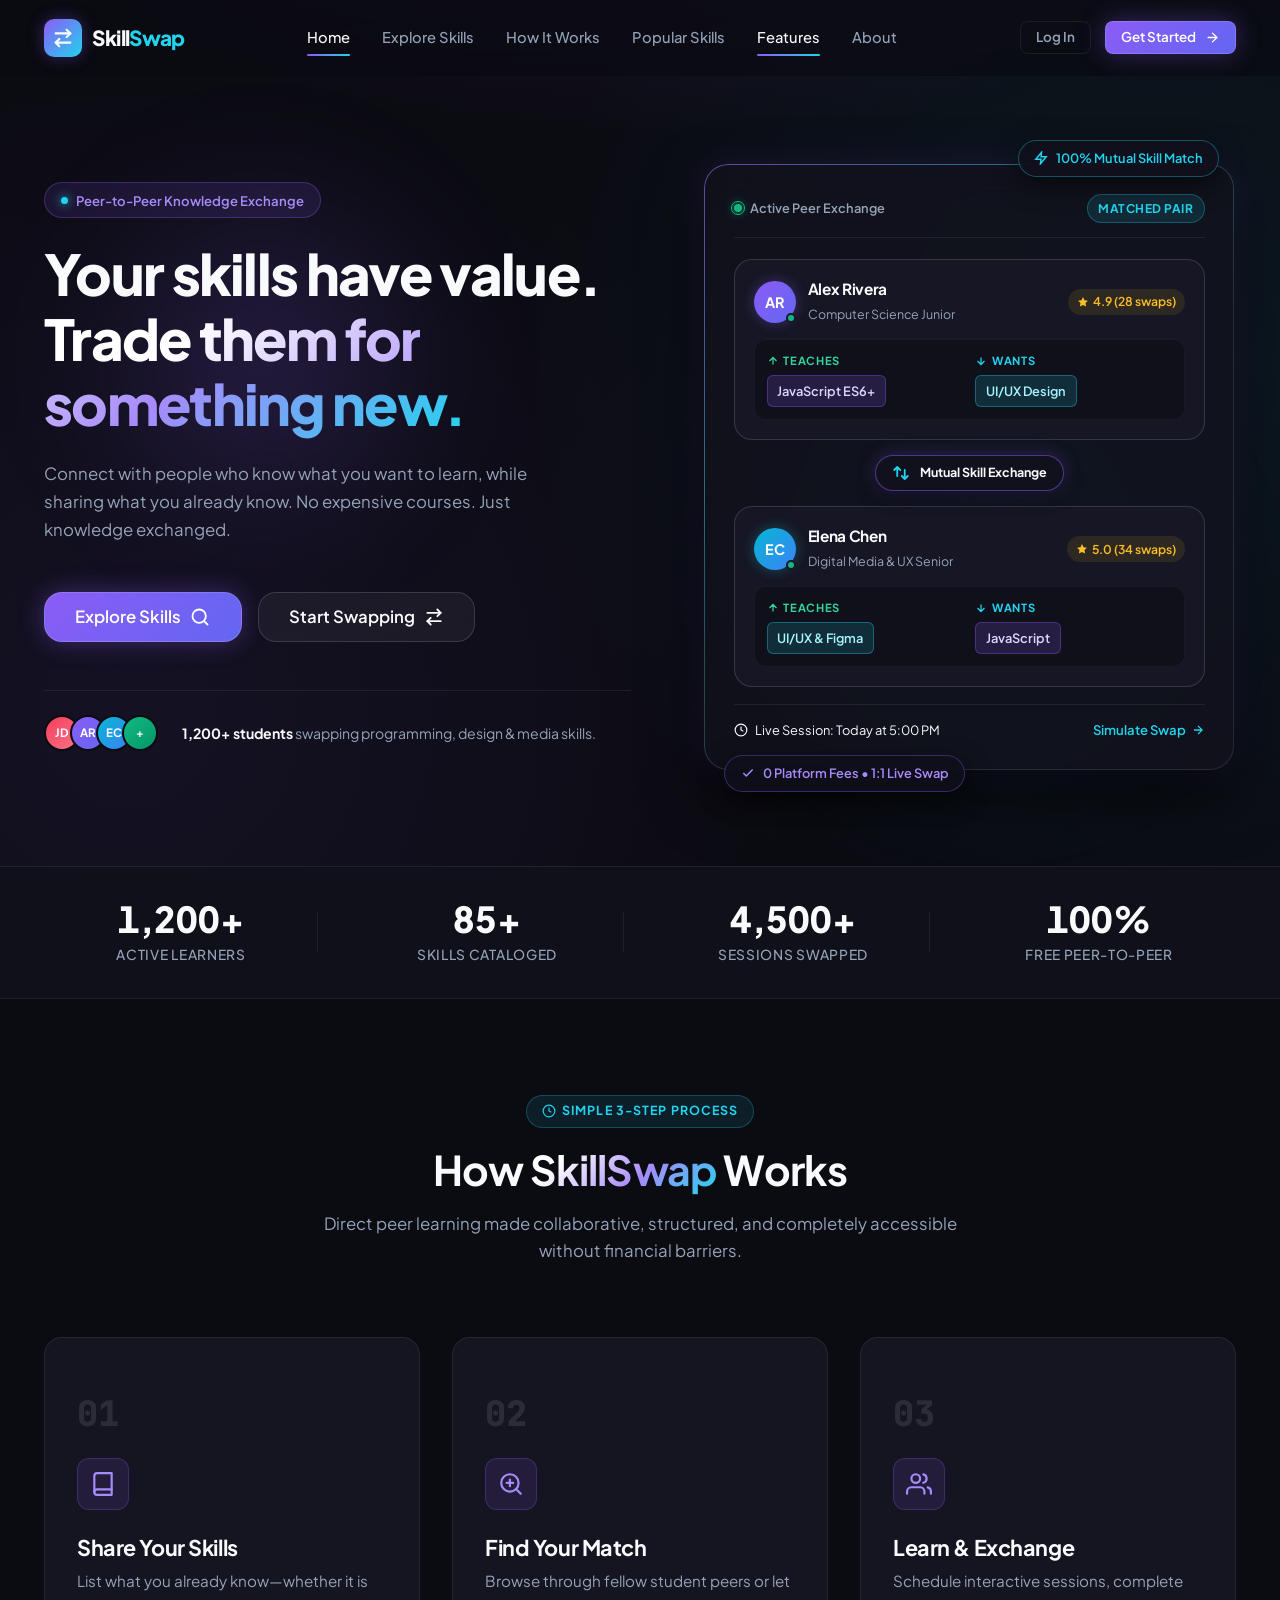
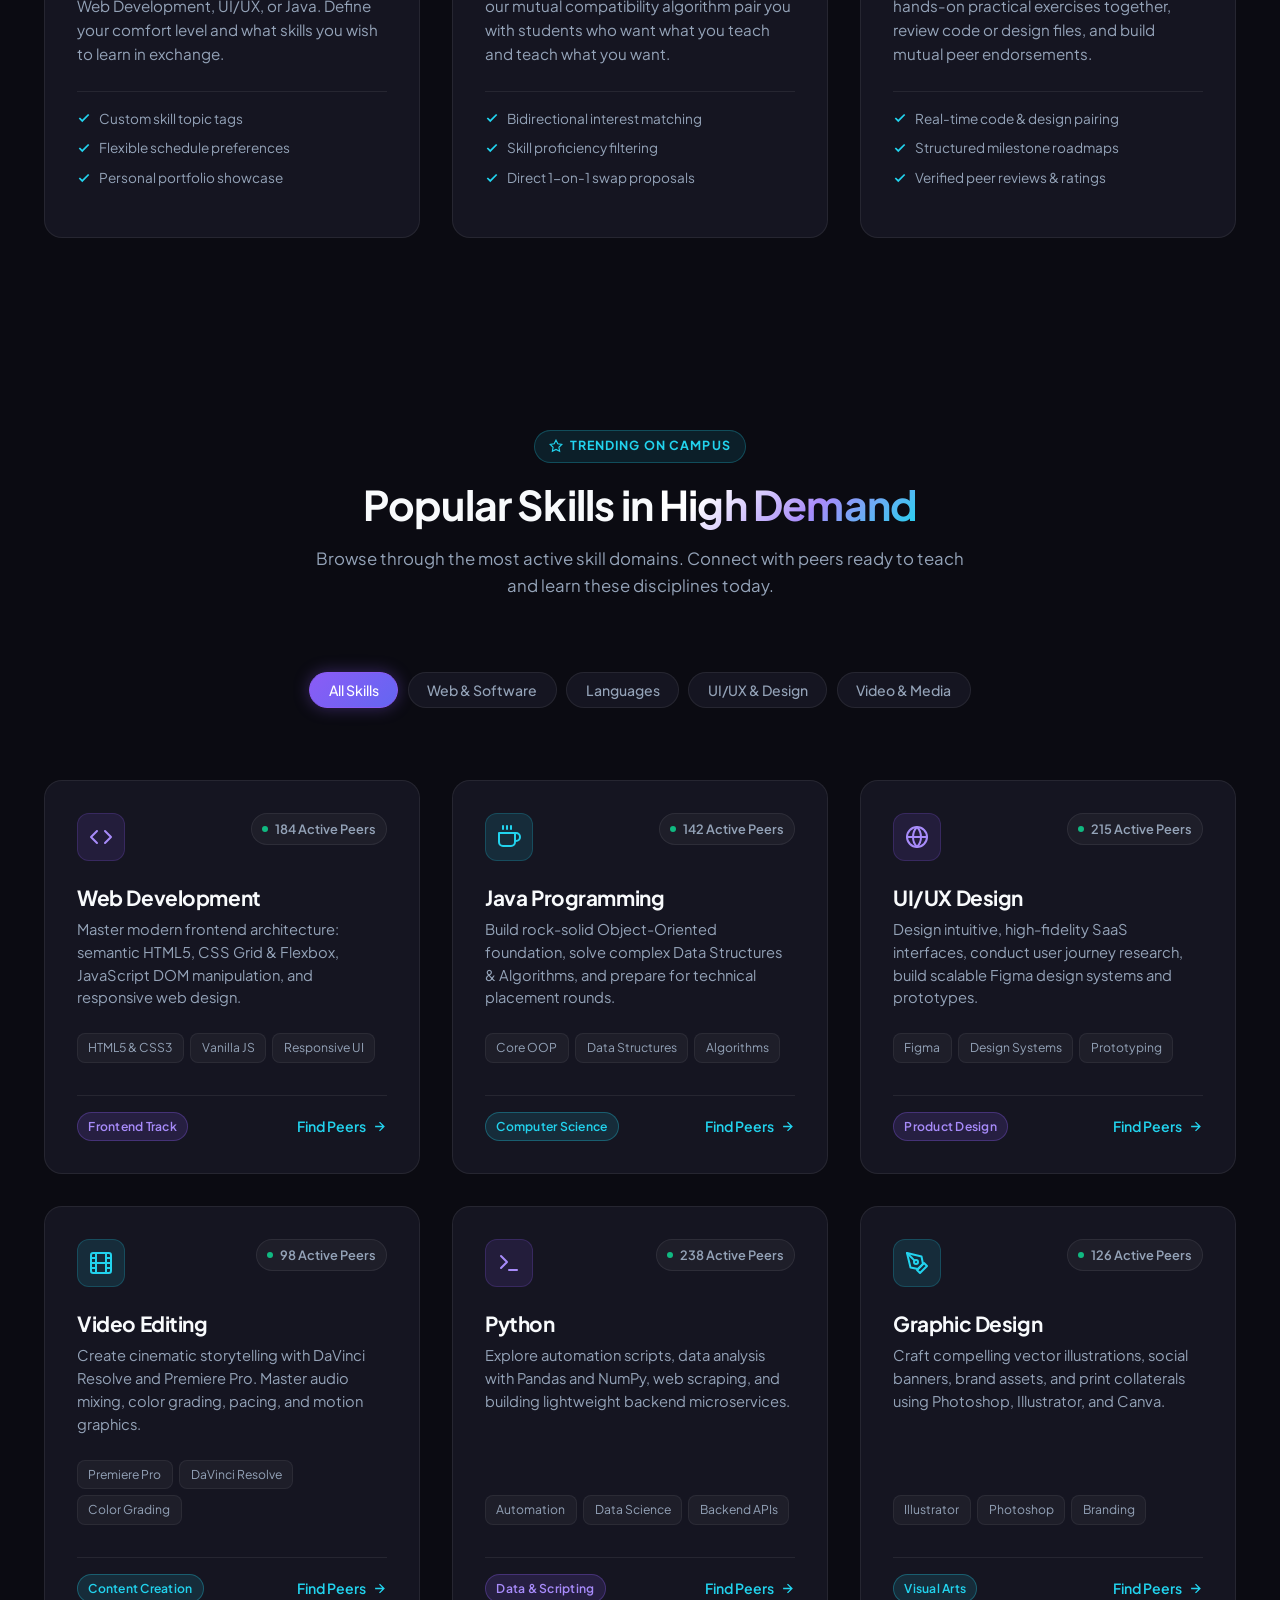
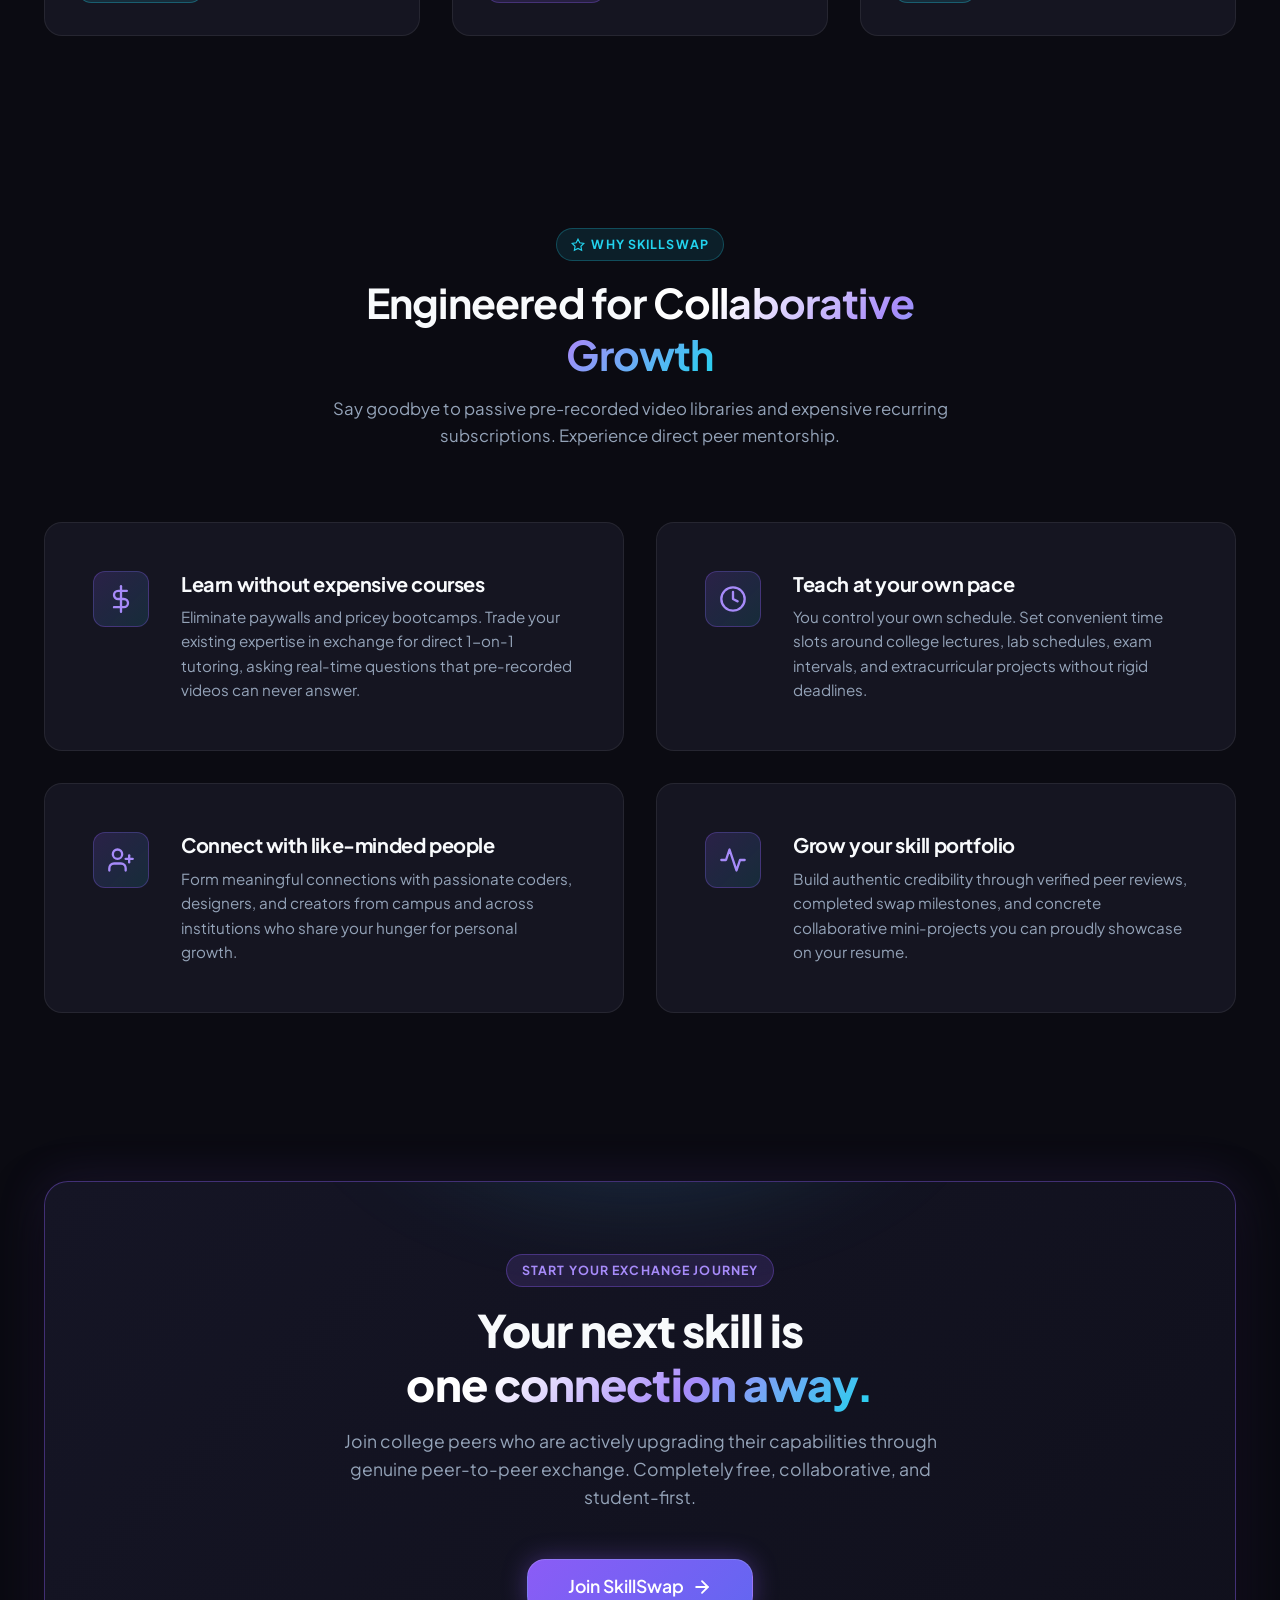
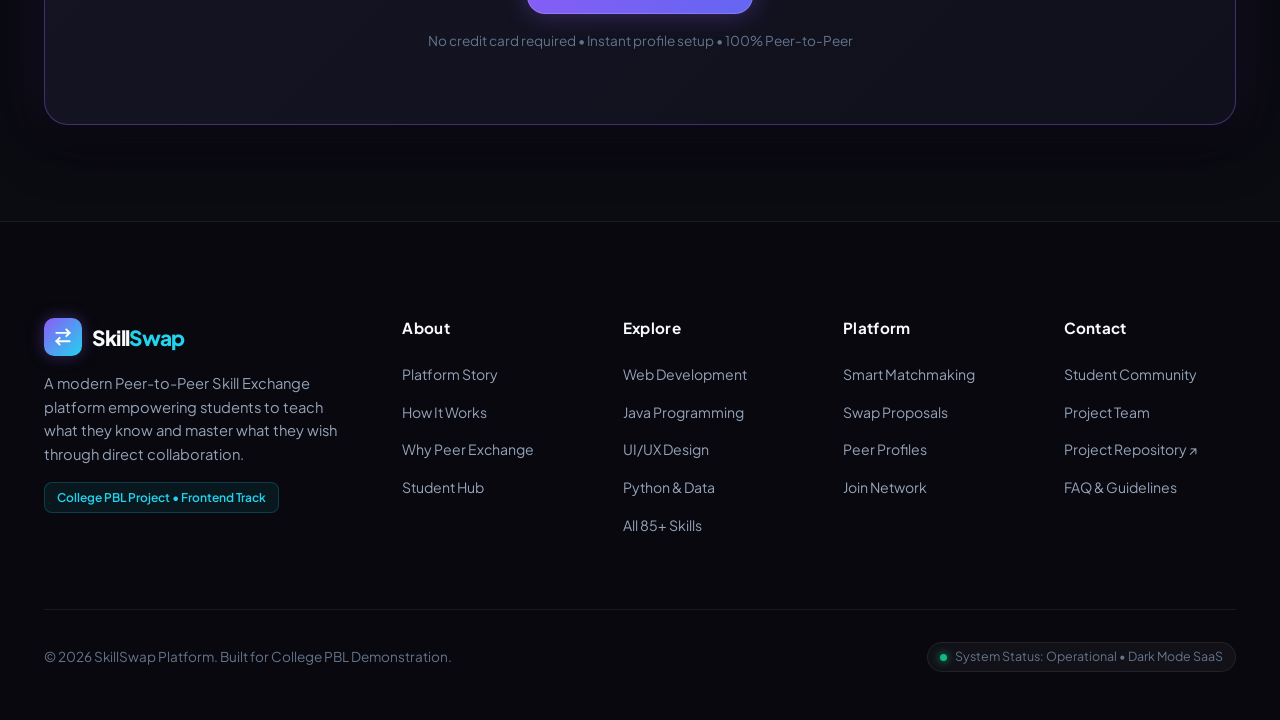
<file: index.html>
<!DOCTYPE html>
<html lang="en">
<head>
  <meta charset="UTF-8">
  <meta name="viewport" content="width=device-width, initial-scale=1.0">
  <meta name="description" content="SkillSwap is a Peer-to-Peer Skill Exchange Platform where students and creators trade knowledge directly. Learn Web Development, UI/UX Design, Python, and more with zero course fees.">
  <meta name="theme-color" content="#0B0B12">

  <title>SkillSwap | Peer-to-Peer Skill Exchange Platform</title>

  <!-- Google Fonts: Plus Jakarta Sans & JetBrains Mono -->
  <link rel="preconnect" href="https://fonts.googleapis.com">
  <link rel="preconnect" href="https://fonts.gstatic.com" crossorigin>
  <link href="https://fonts.googleapis.com/css2?family=JetBrains+Mono:wght@500;700&family=Plus+Jakarta+Sans:wght@400;500;600;700;800&display=swap" rel="stylesheet">

  <!-- Modular Stylesheets -->
  <link rel="stylesheet" href="css/style.css">
  <link rel="stylesheet" href="css/components.css">
  <link rel="stylesheet" href="css/responsive.css">
</head>
<body>

  <!-- Accessible Skip to Main Content Link -->
  <a href="#main-content" class="skip-link">Skip to main content</a>

  <!-- =========================================================================
       1. NAVIGATION BAR
       ========================================================================= -->
  <header class="site-header" role="banner">
    <div class="container nav-container">
      <!-- Brand Logo -->
      <a href="index.html" class="brand-logo" aria-label="SkillSwap Homepage">
        <div class="logo-icon-wrap" aria-hidden="true">
          <svg width="22" height="22" viewBox="0 0 24 24" fill="none" stroke="#FFFFFF" stroke-width="2.3" stroke-linecap="round" stroke-linejoin="round">
            <path d="M16 3l4 4-4 4"></path>
            <path d="M20 7H4"></path>
            <path d="M8 21l-4-4 4-4"></path>
            <path d="M4 17h16"></path>
          </svg>
        </div>
        <div class="brand-name">
          <span>Skill</span><span>Swap</span>
        </div>
      </a>

      <!-- Desktop Navigation Menu -->
      <nav class="desktop-nav" aria-label="Main Navigation">
        <a href="index.html" class="nav-link active">Home</a>
        <a href="pages/explore.html" class="nav-link">Explore Skills</a>
        <a href="#how-it-works" class="nav-link">How It Works</a>
        <a href="#popular-skills" class="nav-link">Popular Skills</a>
        <a href="#features" class="nav-link">Features</a>
        <a href="#about" class="nav-link">About</a>
      </nav>

      <!-- Desktop Action Buttons -->
      <div class="nav-actions">
        <a href="pages/login.html" class="btn btn-outline btn-sm">Log In</a>
        <a href="pages/signup.html" class="btn btn-primary btn-sm btn-primary-glow">
          <span>Get Started</span>
          <svg viewBox="0 0 24 24" fill="none" stroke="currentColor" stroke-width="2.2" stroke-linecap="round" stroke-linejoin="round" aria-hidden="true">
            <line x1="5" y1="12" x2="19" y2="12"></line>
            <polyline points="12 5 19 12 12 19"></polyline>
          </svg>
        </a>
      </div>

      <!-- Mobile Navigation Hamburger Toggle Button -->
      <button class="nav-toggle-btn" type="button" aria-label="Toggle navigation menu" aria-expanded="false" aria-controls="mobile-nav">
        <span class="hamburger-line" aria-hidden="true"></span>
        <span class="hamburger-line" aria-hidden="true"></span>
        <span class="hamburger-line" aria-hidden="true"></span>
      </button>
    </div>
  </header>

  <!-- Mobile Navigation Drawer Overlay & Panel -->
  <div class="mobile-nav-overlay" aria-hidden="true"></div>
  <aside id="mobile-nav" class="mobile-nav-drawer" aria-label="Mobile Navigation Drawer">
    <nav class="mobile-nav-list">
      <a href="index.html" class="mobile-nav-link active">
        <span>Home</span>
        <svg width="16" height="16" viewBox="0 0 24 24" fill="none" stroke="currentColor" stroke-width="2"><polyline points="9 18 15 12 9 6"></polyline></svg>
      </a>
      <a href="pages/explore.html" class="mobile-nav-link">
        <span>Explore Skills</span>
        <svg width="16" height="16" viewBox="0 0 24 24" fill="none" stroke="currentColor" stroke-width="2"><polyline points="9 18 15 12 9 6"></polyline></svg>
      </a>
      <a href="#how-it-works" class="mobile-nav-link">
        <span>How It Works</span>
        <svg width="16" height="16" viewBox="0 0 24 24" fill="none" stroke="currentColor" stroke-width="2"><polyline points="9 18 15 12 9 6"></polyline></svg>
      </a>
      <a href="#popular-skills" class="mobile-nav-link">
        <span>Popular Skills</span>
        <svg width="16" height="16" viewBox="0 0 24 24" fill="none" stroke="currentColor" stroke-width="2"><polyline points="9 18 15 12 9 6"></polyline></svg>
      </a>
      <a href="#features" class="mobile-nav-link">
        <span>Features</span>
        <svg width="16" height="16" viewBox="0 0 24 24" fill="none" stroke="currentColor" stroke-width="2"><polyline points="9 18 15 12 9 6"></polyline></svg>
      </a>
      <a href="#about" class="mobile-nav-link">
        <span>About</span>
        <svg width="16" height="16" viewBox="0 0 24 24" fill="none" stroke="currentColor" stroke-width="2"><polyline points="9 18 15 12 9 6"></polyline></svg>
      </a>
    </nav>
    <div class="mobile-nav-actions">
      <a href="pages/login.html" class="btn btn-outline btn-block">Log In</a>
      <a href="pages/signup.html" class="btn btn-primary btn-block btn-primary-glow">Get Started</a>
    </div>
  </aside>

  <!-- =========================================================================
       MAIN CONTENT
       ========================================================================= -->
  <main id="main-content">

    <!-- =======================================================================
         2. HERO SECTION
         ======================================================================= -->
    <section class="hero-section" aria-labelledby="hero-heading">
      <!-- Ambient Lighting Blobs -->
      <div class="hero-glow-1" aria-hidden="true"></div>
      <div class="hero-glow-2" aria-hidden="true"></div>

      <div class="container hero-grid">
        <!-- Hero Text & CTAs -->
        <div class="hero-content">
          <div class="hero-badge">
            <span class="hero-badge-dot" aria-hidden="true"></span>
            <span>Peer-to-Peer Knowledge Exchange</span>
          </div>

          <h1 id="hero-heading" class="hero-headline">
            Your skills have value. <br>
            <span class="gradient-text">Trade them for something new.</span>
          </h1>

          <p class="hero-support-text">
            Connect with people who know what you want to learn, while sharing what you already know. No expensive courses. Just knowledge exchanged.
          </p>

          <div class="hero-cta-group">
            <a href="pages/explore.html" class="btn btn-primary btn-lg btn-primary-glow">
              <span>Explore Skills</span>
              <svg viewBox="0 0 24 24" fill="none" stroke="currentColor" stroke-width="2.2" stroke-linecap="round" stroke-linejoin="round" aria-hidden="true">
                <circle cx="11" cy="11" r="8"></circle>
                <line x1="21" y1="21" x2="16.65" y2="16.65"></line>
              </svg>
            </a>
            <a href="pages/signup.html" class="btn btn-secondary btn-lg">
              <span>Start Swapping</span>
              <svg viewBox="0 0 24 24" fill="none" stroke="currentColor" stroke-width="2.2" stroke-linecap="round" stroke-linejoin="round" aria-hidden="true">
                <path d="M16 3l4 4-4 4"></path>
                <path d="M20 7H4"></path>
                <path d="M8 21l-4-4 4-4"></path>
                <path d="M4 17h16"></path>
              </svg>
            </a>
          </div>

          <!-- Social Proof Indicator -->
          <div class="hero-social-proof">
            <div class="peer-avatars" aria-hidden="true">
              <div class="peer-avatar avatar-1">JD</div>
              <div class="peer-avatar avatar-2">AR</div>
              <div class="peer-avatar avatar-3">EC</div>
              <div class="peer-avatar avatar-4">+</div>
            </div>
            <div class="proof-text">
              <strong>1,200+ students</strong> swapping programming, design & media skills.
            </div>
          </div>
        </div>

        <!-- Hero Skill Exchange Interactive Illustration -->
        <div class="hero-exchange-wrapper" aria-label="Visual demonstration of peer skill swap">
          <!-- Floating Accent Micro-badges -->
          <div class="floating-tag floating-tag-top" aria-hidden="true">
            <svg width="14" height="14" viewBox="0 0 24 24" fill="none" stroke="currentColor" stroke-width="2.5"><polygon points="13 2 3 14 12 14 11 22 21 10 12 10 13 2"></polygon></svg>
            <span>100% Mutual Skill Match</span>
          </div>

          <div class="floating-tag floating-tag-bottom" aria-hidden="true">
            <svg width="14" height="14" viewBox="0 0 24 24" fill="none" stroke="currentColor" stroke-width="2.5"><polyline points="20 6 9 17 4 12"></polyline></svg>
            <span>0 Platform Fees • 1:1 Live Swap</span>
          </div>

          <div class="exchange-board">
            <!-- Header bar of exchange widget -->
            <div class="exchange-header-status">
              <div class="exchange-status-indicator">
                <span class="pulse-circle" aria-hidden="true"></span>
                <span class="exchange-status-text">Active Peer Exchange</span>
              </div>
              <span class="exchange-match-badge">Matched Pair</span>
            </div>

            <!-- Two Peers in Exchange -->
            <div class="peer-exchange-cards">
              <!-- Peer 1: Alex Rivera (Teaching JavaScript, Learning UI/UX) -->
              <article class="peer-card" aria-label="Alex Rivera exchange profile">
                <div class="peer-card-top">
                  <div class="peer-user-info">
                    <div class="peer-avatar-circle avatar-alex" aria-hidden="true">
                      AR
                      <span class="online-dot" title="Online now"></span>
                    </div>
                    <div class="peer-details">
                      <h4>Alex Rivera</h4>
                      <span class="peer-role">Computer Science Junior</span>
                    </div>
                  </div>
                  <div class="peer-rating-pill" aria-label="Rating 4.9 stars out of 5">
                    <svg width="12" height="12" viewBox="0 0 24 24" fill="currentColor"><polygon points="12 2 15.09 8.26 22 9.27 17 14.14 18.18 21.02 12 17.77 5.82 21.02 7 14.14 2 9.27 8.91 8.26 12 2"></polygon></svg>
                    <span>4.9 (28 swaps)</span>
                  </div>
                </div>

                <div class="peer-skills-exchange">
                  <div class="skill-slot skill-slot-teaching">
                    <span class="skill-slot-label">
                      <svg width="12" height="12" viewBox="0 0 24 24" fill="none" stroke="currentColor" stroke-width="2.5"><path d="M12 19V5M5 12l7-7 7 7"/></svg>
                      Teaches
                    </span>
                    <span class="skill-chip chip-primary">JavaScript ES6+</span>
                  </div>
                  <div class="skill-slot skill-slot-learning">
                    <span class="skill-slot-label">
                      <svg width="12" height="12" viewBox="0 0 24 24" fill="none" stroke="currentColor" stroke-width="2.5"><path d="M12 5v14M19 12l-7 7-7-7"/></svg>
                      Wants
                    </span>
                    <span class="skill-chip chip-secondary">UI/UX Design</span>
                  </div>
                </div>
              </article>

              <!-- Center Interactive Exchange Node -->
              <div class="exchange-divider-bridge" aria-hidden="true">
                <div class="exchange-swap-badge">
                  <svg class="swap-arrows-icon" viewBox="0 0 24 24" fill="none" stroke="currentColor" stroke-width="2.4" stroke-linecap="round" stroke-linejoin="round">
                    <path d="M7 16V4M7 4L3 8M7 4L11 8M17 8V20M17 20L21 16M17 20L13 16"></path>
                  </svg>
                  <span>Mutual Skill Exchange</span>
                </div>
              </div>

              <!-- Peer 2: Elena Chen (Teaching UI/UX Design, Learning JavaScript) -->
              <article class="peer-card" aria-label="Elena Chen exchange profile">
                <div class="peer-card-top">
                  <div class="peer-user-info">
                    <div class="peer-avatar-circle avatar-elena" aria-hidden="true">
                      EC
                      <span class="online-dot" title="Online now"></span>
                    </div>
                    <div class="peer-details">
                      <h4>Elena Chen</h4>
                      <span class="peer-role">Digital Media & UX Senior</span>
                    </div>
                  </div>
                  <div class="peer-rating-pill" aria-label="Rating 5.0 stars out of 5">
                    <svg width="12" height="12" viewBox="0 0 24 24" fill="currentColor"><polygon points="12 2 15.09 8.26 22 9.27 17 14.14 18.18 21.02 12 17.77 5.82 21.02 7 14.14 2 9.27 8.91 8.26 12 2"></polygon></svg>
                    <span>5.0 (34 swaps)</span>
                  </div>
                </div>

                <div class="peer-skills-exchange">
                  <div class="skill-slot skill-slot-teaching">
                    <span class="skill-slot-label">
                      <svg width="12" height="12" viewBox="0 0 24 24" fill="none" stroke="currentColor" stroke-width="2.5"><path d="M12 19V5M5 12l7-7 7 7"/></svg>
                      Teaches
                    </span>
                    <span class="skill-chip chip-secondary">UI/UX & Figma</span>
                  </div>
                  <div class="skill-slot skill-slot-learning">
                    <span class="skill-slot-label">
                      <svg width="12" height="12" viewBox="0 0 24 24" fill="none" stroke="currentColor" stroke-width="2.5"><path d="M12 5v14M19 12l-7 7-7-7"/></svg>
                      Wants
                    </span>
                    <span class="skill-chip chip-primary">JavaScript</span>
                  </div>
                </div>
              </article>
            </div>

            <!-- Footer of exchange card -->
            <div class="exchange-footer-info">
              <span class="exchange-schedule-tag">
                <svg width="14" height="14" viewBox="0 0 24 24" fill="none" stroke="currentColor" stroke-width="2"><circle cx="12" cy="12" r="10"></circle><polyline points="12 6 12 12 16 14"></polyline></svg>
                <span>Live Session: Today at 5:00 PM</span>
              </span>
              <button type="button" class="exchange-action-btn" title="Simulate mutual exchange test">
                <span>Simulate Swap</span>
                <svg width="14" height="14" viewBox="0 0 24 24" fill="none" stroke="currentColor" stroke-width="2.2"><path d="M5 12h14M12 5l7 7-7 7"/></svg>
              </button>
            </div>
          </div>
        </div>
      </div>
    </section>

    <!-- Metrics Bar / Stats Ribbon -->
    <section class="stats-ribbon" aria-label="Platform Statistics">
      <div class="container">
        <div class="stats-grid">
          <div class="stat-item">
            <div class="stat-number">1,200+</div>
            <div class="stat-label">Active Learners</div>
          </div>
          <div class="stat-item">
            <div class="stat-number">85+</div>
            <div class="stat-label">Skills Cataloged</div>
          </div>
          <div class="stat-item">
            <div class="stat-number">4,500+</div>
            <div class="stat-label">Sessions Swapped</div>
          </div>
          <div class="stat-item">
            <div class="stat-number">100%</div>
            <div class="stat-label">Free Peer-to-Peer</div>
          </div>
        </div>
      </div>
    </section>

    <!-- =======================================================================
         3. HOW IT WORKS SECTION
         ======================================================================= -->
    <section id="how-it-works" class="section" aria-labelledby="how-it-works-title">
      <div class="container">
        <div class="section-header">
          <div class="section-tag">
            <svg width="14" height="14" viewBox="0 0 24 24" fill="none" stroke="currentColor" stroke-width="2"><circle cx="12" cy="12" r="10"></circle><polyline points="12 6 12 12 16 14"></polyline></svg>
            Simple 3-Step Process
          </div>
          <h2 id="how-it-works-title" class="section-title">
            How <span class="gradient-text">SkillSwap</span> Works
          </h2>
          <p class="section-subtitle">
            Direct peer learning made collaborative, structured, and completely accessible without financial barriers.
          </p>
        </div>

        <div class="steps-grid">
          <!-- Step 1: Share Your Skills -->
          <article class="step-card">
            <div class="step-number">01</div>
            <div class="step-icon-wrap" aria-hidden="true">
              <svg width="26" height="26" viewBox="0 0 24 24" fill="none" stroke="currentColor" stroke-width="2" stroke-linecap="round" stroke-linejoin="round">
                <path d="M4 19.5A2.5 2.5 0 0 1 6.5 17H20"></path>
                <path d="M6.5 2H20v20H6.5A2.5 2.5 0 0 1 4 19.5v-15A2.5 2.5 0 0 1 6.5 2z"></path>
              </svg>
            </div>
            <h3 class="step-title">Share Your Skills</h3>
            <p class="step-desc">
              List what you already know—whether it is Web Development, UI/UX, or Java. Define your comfort level and what skills you wish to learn in exchange.
            </p>
            <ul class="step-features-list">
              <li class="step-feature-item">
                <svg class="step-check-icon" viewBox="0 0 24 24" fill="none" stroke="currentColor" stroke-width="3"><polyline points="20 6 9 17 4 12"></polyline></svg>
                <span>Custom skill topic tags</span>
              </li>
              <li class="step-feature-item">
                <svg class="step-check-icon" viewBox="0 0 24 24" fill="none" stroke="currentColor" stroke-width="3"><polyline points="20 6 9 17 4 12"></polyline></svg>
                <span>Flexible schedule preferences</span>
              </li>
              <li class="step-feature-item">
                <svg class="step-check-icon" viewBox="0 0 24 24" fill="none" stroke="currentColor" stroke-width="3"><polyline points="20 6 9 17 4 12"></polyline></svg>
                <span>Personal portfolio showcase</span>
              </li>
            </ul>
          </article>

          <!-- Step 2: Find Your Match -->
          <article class="step-card">
            <div class="step-number">02</div>
            <div class="step-icon-wrap" aria-hidden="true">
              <svg width="26" height="26" viewBox="0 0 24 24" fill="none" stroke="currentColor" stroke-width="2" stroke-linecap="round" stroke-linejoin="round">
                <circle cx="11" cy="11" r="8"></circle>
                <line x1="21" y1="21" x2="16.65" y2="16.65"></line>
                <line x1="11" y1="8" x2="11" y2="14"></line>
                <line x1="8" y1="11" x2="14" y2="11"></line>
              </svg>
            </div>
            <h3 class="step-title">Find Your Match</h3>
            <p class="step-desc">
              Browse through fellow student peers or let our mutual compatibility algorithm pair you with students who want what you teach and teach what you want.
            </p>
            <ul class="step-features-list">
              <li class="step-feature-item">
                <svg class="step-check-icon" viewBox="0 0 24 24" fill="none" stroke="currentColor" stroke-width="3"><polyline points="20 6 9 17 4 12"></polyline></svg>
                <span>Bidirectional interest matching</span>
              </li>
              <li class="step-feature-item">
                <svg class="step-check-icon" viewBox="0 0 24 24" fill="none" stroke="currentColor" stroke-width="3"><polyline points="20 6 9 17 4 12"></polyline></svg>
                <span>Skill proficiency filtering</span>
              </li>
              <li class="step-feature-item">
                <svg class="step-check-icon" viewBox="0 0 24 24" fill="none" stroke="currentColor" stroke-width="3"><polyline points="20 6 9 17 4 12"></polyline></svg>
                <span>Direct 1-on-1 swap proposals</span>
              </li>
            </ul>
          </article>

          <!-- Step 3: Learn & Exchange -->
          <article class="step-card">
            <div class="step-number">03</div>
            <div class="step-icon-wrap" aria-hidden="true">
              <svg width="26" height="26" viewBox="0 0 24 24" fill="none" stroke="currentColor" stroke-width="2" stroke-linecap="round" stroke-linejoin="round">
                <path d="M17 21v-2a4 4 0 0 0-4-4H5a4 4 0 0 0-4 4v2"></path>
                <circle cx="9" cy="7" r="4"></circle>
                <path d="M23 21v-2a4 4 0 0 0-3-3.87"></path>
                <path d="M16 3.13a4 4 0 0 1 0 7.75"></path>
              </svg>
            </div>
            <h3 class="step-title">Learn & Exchange</h3>
            <p class="step-desc">
              Schedule interactive sessions, complete hands-on practical exercises together, review code or design files, and build mutual peer endorsements.
            </p>
            <ul class="step-features-list">
              <li class="step-feature-item">
                <svg class="step-check-icon" viewBox="0 0 24 24" fill="none" stroke="currentColor" stroke-width="3"><polyline points="20 6 9 17 4 12"></polyline></svg>
                <span>Real-time code & design pairing</span>
              </li>
              <li class="step-feature-item">
                <svg class="step-check-icon" viewBox="0 0 24 24" fill="none" stroke="currentColor" stroke-width="3"><polyline points="20 6 9 17 4 12"></polyline></svg>
                <span>Structured milestone roadmaps</span>
              </li>
              <li class="step-feature-item">
                <svg class="step-check-icon" viewBox="0 0 24 24" fill="none" stroke="currentColor" stroke-width="3"><polyline points="20 6 9 17 4 12"></polyline></svg>
                <span>Verified peer reviews & ratings</span>
              </li>
            </ul>
          </article>
        </div>
      </div>
    </section>

    <!-- =======================================================================
         4. POPULAR SKILLS SECTION
         ======================================================================= -->
    <section id="popular-skills" class="section" aria-labelledby="skills-heading">
      <div class="container">
        <div class="section-header">
          <div class="section-tag">
            <svg width="14" height="14" viewBox="0 0 24 24" fill="none" stroke="currentColor" stroke-width="2"><polygon points="12 2 15.09 8.26 22 9.27 17 14.14 18.18 21.02 12 17.77 5.82 21.02 7 14.14 2 9.27 8.91 8.26 12 2"></polygon></svg>
            Trending on Campus
          </div>
          <h2 id="skills-heading" class="section-title">
            Popular Skills in <span class="gradient-text">High Demand</span>
          </h2>
          <p class="section-subtitle">
            Browse through the most active skill domains. Connect with peers ready to teach and learn these disciplines today.
          </p>
        </div>

        <!-- Interactive Filter Tabs -->
        <div class="skills-filter-bar" role="tablist" aria-label="Filter skills by discipline">
          <button type="button" class="filter-btn active" data-filter="all" role="tab" aria-selected="true">All Skills</button>
          <button type="button" class="filter-btn" data-filter="development" role="tab" aria-selected="false">Web & Software</button>
          <button type="button" class="filter-btn" data-filter="programming" role="tab" aria-selected="false">Languages</button>
          <button type="button" class="filter-btn" data-filter="design" role="tab" aria-selected="false">UI/UX & Design</button>
          <button type="button" class="filter-btn" data-filter="media" role="tab" aria-selected="false">Video & Media</button>
        </div>

        <!-- Skills Cards Grid -->
        <div class="skills-grid">
          <!-- Card 1: Web Development -->
          <article class="skill-card" data-category="development" aria-label="Web Development skill card">
            <div class="skill-card-top">
              <div class="skill-icon-badge" aria-hidden="true">
                <svg width="24" height="24" viewBox="0 0 24 24" fill="none" stroke="currentColor" stroke-width="2" stroke-linecap="round" stroke-linejoin="round">
                  <polyline points="16 18 22 12 16 6"></polyline>
                  <polyline points="8 6 2 12 8 18"></polyline>
                </svg>
              </div>
              <div class="skill-peers-counter">
                <span class="peer-dot" aria-hidden="true"></span>
                <span>184 Active Peers</span>
              </div>
            </div>
            <h3 class="skill-name">Web Development</h3>
            <p class="skill-desc">
              Master modern frontend architecture: semantic HTML5, CSS Grid & Flexbox, JavaScript DOM manipulation, and responsive web design.
            </p>
            <div class="skill-tags">
              <span class="skill-tag">HTML5 & CSS3</span>
              <span class="skill-tag">Vanilla JS</span>
              <span class="skill-tag">Responsive UI</span>
            </div>
            <div class="skill-card-bottom">
              <span class="badge badge-purple">Frontend Track</span>
              <a href="pages/explore.html" class="skill-link" data-skill-name="Web Development">
                <span>Find Peers</span>
                <svg width="15" height="15" viewBox="0 0 24 24" fill="none" stroke="currentColor" stroke-width="2.2"><path d="M5 12h14M12 5l7 7-7 7"/></svg>
              </a>
            </div>
          </article>

          <!-- Card 2: Java Programming -->
          <article class="skill-card" data-category="programming" aria-label="Java Programming skill card">
            <div class="skill-card-top">
              <div class="skill-icon-badge" aria-hidden="true">
                <svg width="24" height="24" viewBox="0 0 24 24" fill="none" stroke="currentColor" stroke-width="2" stroke-linecap="round" stroke-linejoin="round">
                  <path d="M18 8h1a4 4 0 0 1 0 8h-1"></path>
                  <path d="M2 8h16v9a4 4 0 0 1-4 4H6a4 4 0 0 1-4-4V8z"></path>
                  <line x1="6" y1="1" x2="6" y2="4"></line>
                  <line x1="10" y1="1" x2="10" y2="4"></line>
                  <line x1="14" y1="1" x2="14" y2="4"></line>
                </svg>
              </div>
              <div class="skill-peers-counter">
                <span class="peer-dot" aria-hidden="true"></span>
                <span>142 Active Peers</span>
              </div>
            </div>
            <h3 class="skill-name">Java Programming</h3>
            <p class="skill-desc">
              Build rock-solid Object-Oriented foundation, solve complex Data Structures & Algorithms, and prepare for technical placement rounds.
            </p>
            <div class="skill-tags">
              <span class="skill-tag">Core OOP</span>
              <span class="skill-tag">Data Structures</span>
              <span class="skill-tag">Algorithms</span>
            </div>
            <div class="skill-card-bottom">
              <span class="badge badge-cyan">Computer Science</span>
              <a href="pages/explore.html" class="skill-link" data-skill-name="Java Programming">
                <span>Find Peers</span>
                <svg width="15" height="15" viewBox="0 0 24 24" fill="none" stroke="currentColor" stroke-width="2.2"><path d="M5 12h14M12 5l7 7-7 7"/></svg>
              </a>
            </div>
          </article>

          <!-- Card 3: UI/UX Design -->
          <article class="skill-card" data-category="design" aria-label="UI/UX Design skill card">
            <div class="skill-card-top">
              <div class="skill-icon-badge" aria-hidden="true">
                <svg width="24" height="24" viewBox="0 0 24 24" fill="none" stroke="currentColor" stroke-width="2" stroke-linecap="round" stroke-linejoin="round">
                  <circle cx="12" cy="12" r="10"></circle>
                  <path d="M12 2a14.5 14.5 0 0 0 0 20 14.5 14.5 0 0 0 0-20"></path>
                  <path d="M2 12h20"></path>
                </svg>
              </div>
              <div class="skill-peers-counter">
                <span class="peer-dot" aria-hidden="true"></span>
                <span>215 Active Peers</span>
              </div>
            </div>
            <h3 class="skill-name">UI/UX Design</h3>
            <p class="skill-desc">
              Design intuitive, high-fidelity SaaS interfaces, conduct user journey research, build scalable Figma design systems and prototypes.
            </p>
            <div class="skill-tags">
              <span class="skill-tag">Figma</span>
              <span class="skill-tag">Design Systems</span>
              <span class="skill-tag">Prototyping</span>
            </div>
            <div class="skill-card-bottom">
              <span class="badge badge-purple">Product Design</span>
              <a href="pages/explore.html" class="skill-link" data-skill-name="UI/UX Design">
                <span>Find Peers</span>
                <svg width="15" height="15" viewBox="0 0 24 24" fill="none" stroke="currentColor" stroke-width="2.2"><path d="M5 12h14M12 5l7 7-7 7"/></svg>
              </a>
            </div>
          </article>

          <!-- Card 4: Video Editing -->
          <article class="skill-card" data-category="media" aria-label="Video Editing skill card">
            <div class="skill-card-top">
              <div class="skill-icon-badge" aria-hidden="true">
                <svg width="24" height="24" viewBox="0 0 24 24" fill="none" stroke="currentColor" stroke-width="2" stroke-linecap="round" stroke-linejoin="round">
                  <rect x="2" y="2" width="20" height="20" rx="2.18" ry="2.18"></rect>
                  <line x1="7" y1="2" x2="7" y2="22"></line>
                  <line x1="17" y1="2" x2="17" y2="22"></line>
                  <line x1="2" y1="12" x2="22" y2="12"></line>
                  <line x1="2" y1="7" x2="7" y2="7"></line>
                  <line x1="2" y1="17" x2="7" y2="17"></line>
                  <line x1="17" y1="17" x2="22" y2="17"></line>
                  <line x1="17" y1="7" x2="22" y2="7"></line>
                </svg>
              </div>
              <div class="skill-peers-counter">
                <span class="peer-dot" aria-hidden="true"></span>
                <span>98 Active Peers</span>
              </div>
            </div>
            <h3 class="skill-name">Video Editing</h3>
            <p class="skill-desc">
              Create cinematic storytelling with DaVinci Resolve and Premiere Pro. Master audio mixing, color grading, pacing, and motion graphics.
            </p>
            <div class="skill-tags">
              <span class="skill-tag">Premiere Pro</span>
              <span class="skill-tag">DaVinci Resolve</span>
              <span class="skill-tag">Color Grading</span>
            </div>
            <div class="skill-card-bottom">
              <span class="badge badge-cyan">Content Creation</span>
              <a href="pages/explore.html" class="skill-link" data-skill-name="Video Editing">
                <span>Find Peers</span>
                <svg width="15" height="15" viewBox="0 0 24 24" fill="none" stroke="currentColor" stroke-width="2.2"><path d="M5 12h14M12 5l7 7-7 7"/></svg>
              </a>
            </div>
          </article>

          <!-- Card 5: Python -->
          <article class="skill-card" data-category="programming" aria-label="Python Programming skill card">
            <div class="skill-card-top">
              <div class="skill-icon-badge" aria-hidden="true">
                <svg width="24" height="24" viewBox="0 0 24 24" fill="none" stroke="currentColor" stroke-width="2" stroke-linecap="round" stroke-linejoin="round">
                  <polyline points="4 17 10 11 4 5"></polyline>
                  <line x1="12" y1="19" x2="20" y2="19"></line>
                </svg>
              </div>
              <div class="skill-peers-counter">
                <span class="peer-dot" aria-hidden="true"></span>
                <span>238 Active Peers</span>
              </div>
            </div>
            <h3 class="skill-name">Python</h3>
            <p class="skill-desc">
              Explore automation scripts, data analysis with Pandas and NumPy, web scraping, and building lightweight backend microservices.
            </p>
            <div class="skill-tags">
              <span class="skill-tag">Automation</span>
              <span class="skill-tag">Data Science</span>
              <span class="skill-tag">Backend APIs</span>
            </div>
            <div class="skill-card-bottom">
              <span class="badge badge-purple">Data & Scripting</span>
              <a href="pages/explore.html" class="skill-link" data-skill-name="Python">
                <span>Find Peers</span>
                <svg width="15" height="15" viewBox="0 0 24 24" fill="none" stroke="currentColor" stroke-width="2.2"><path d="M5 12h14M12 5l7 7-7 7"/></svg>
              </a>
            </div>
          </article>

          <!-- Card 6: Graphic Design -->
          <article class="skill-card" data-category="design" aria-label="Graphic Design skill card">
            <div class="skill-card-top">
              <div class="skill-icon-badge" aria-hidden="true">
                <svg width="24" height="24" viewBox="0 0 24 24" fill="none" stroke="currentColor" stroke-width="2" stroke-linecap="round" stroke-linejoin="round">
                  <path d="M12 19l7-7 3 3-7 7-3-3z"></path>
                  <path d="M18 13l-1.5-7.5L2 2l3.5 14.5L13 18l5-5z"></path>
                  <path d="M2 2l7.586 7.586"></path>
                  <circle cx="11" cy="11" r="2"></circle>
                </svg>
              </div>
              <div class="skill-peers-counter">
                <span class="peer-dot" aria-hidden="true"></span>
                <span>126 Active Peers</span>
              </div>
            </div>
            <h3 class="skill-name">Graphic Design</h3>
            <p class="skill-desc">
              Craft compelling vector illustrations, social banners, brand assets, and print collaterals using Photoshop, Illustrator, and Canva.
            </p>
            <div class="skill-tags">
              <span class="skill-tag">Illustrator</span>
              <span class="skill-tag">Photoshop</span>
              <span class="skill-tag">Branding</span>
            </div>
            <div class="skill-card-bottom">
              <span class="badge badge-cyan">Visual Arts</span>
              <a href="pages/explore.html" class="skill-link" data-skill-name="Graphic Design">
                <span>Find Peers</span>
                <svg width="15" height="15" viewBox="0 0 24 24" fill="none" stroke="currentColor" stroke-width="2.2"><path d="M5 12h14M12 5l7 7-7 7"/></svg>
              </a>
            </div>
          </article>
        </div>
      </div>
    </section>

    <!-- =======================================================================
         5. FEATURE HIGHLIGHTS SECTION
         ======================================================================= -->
    <section id="features" class="section" aria-labelledby="features-title">
      <div class="container">
        <div class="section-header">
          <div class="section-tag">
            <svg width="14" height="14" viewBox="0 0 24 24" fill="none" stroke="currentColor" stroke-width="2"><path d="M12 2l3.09 6.26L22 9.27l-5 4.87 1.18 6.88L12 17.77l-6.18 3.25L7 14.14 2 9.27l6.91-1.01L12 2z"></path></svg>
            Why SkillSwap
          </div>
          <h2 id="features-title" class="section-title">
            Engineered for <span class="gradient-text">Collaborative Growth</span>
          </h2>
          <p class="section-subtitle">
            Say goodbye to passive pre-recorded video libraries and expensive recurring subscriptions. Experience direct peer mentorship.
          </p>
        </div>

        <div class="features-grid">
          <!-- Feature 1: Learn without expensive courses -->
          <article class="feature-card">
            <div class="feature-icon-wrap" aria-hidden="true">
              <svg width="28" height="28" viewBox="0 0 24 24" fill="none" stroke="currentColor" stroke-width="2" stroke-linecap="round" stroke-linejoin="round">
                <line x1="12" y1="1" x2="12" y2="23"></line>
                <path d="M17 5H9.5a3.5 3.5 0 0 0 0 7h5a3.5 3.5 0 0 1 0 7H6"></path>
              </svg>
            </div>
            <div class="feature-content">
              <h3>Learn without expensive courses</h3>
              <p>
                Eliminate paywalls and pricey bootcamps. Trade your existing expertise in exchange for direct 1-on-1 tutoring, asking real-time questions that pre-recorded videos can never answer.
              </p>
            </div>
          </article>

          <!-- Feature 2: Teach at your own pace -->
          <article class="feature-card">
            <div class="feature-icon-wrap" aria-hidden="true">
              <svg width="28" height="28" viewBox="0 0 24 24" fill="none" stroke="currentColor" stroke-width="2" stroke-linecap="round" stroke-linejoin="round">
                <circle cx="12" cy="12" r="10"></circle>
                <polyline points="12 6 12 12 16 14"></polyline>
              </svg>
            </div>
            <div class="feature-content">
              <h3>Teach at your own pace</h3>
              <p>
                You control your own schedule. Set convenient time slots around college lectures, lab schedules, exam intervals, and extracurricular projects without rigid deadlines.
              </p>
            </div>
          </article>

          <!-- Feature 3: Connect with like-minded people -->
          <article class="feature-card">
            <div class="feature-icon-wrap" aria-hidden="true">
              <svg width="28" height="28" viewBox="0 0 24 24" fill="none" stroke="currentColor" stroke-width="2" stroke-linecap="round" stroke-linejoin="round">
                <path d="M16 21v-2a4 4 0 0 0-4-4H6a4 4 0 0 0-4 4v2"></path>
                <circle cx="9" cy="7" r="4"></circle>
                <line x1="19" y1="8" x2="19" y2="14"></line>
                <line x1="22" y1="11" x2="16" y2="11"></line>
              </svg>
            </div>
            <div class="feature-content">
              <h3>Connect with like-minded people</h3>
              <p>
                Form meaningful connections with passionate coders, designers, and creators from campus and across institutions who share your hunger for personal growth.
              </p>
            </div>
          </article>

          <!-- Feature 4: Grow your skill portfolio -->
          <article class="feature-card">
            <div class="feature-icon-wrap" aria-hidden="true">
              <svg width="28" height="28" viewBox="0 0 24 24" fill="none" stroke="currentColor" stroke-width="2" stroke-linecap="round" stroke-linejoin="round">
                <polyline points="22 12 18 12 15 21 9 3 6 12 2 12"></polyline>
              </svg>
            </div>
            <div class="feature-content">
              <h3>Grow your skill portfolio</h3>
              <p>
                Build authentic credibility through verified peer reviews, completed swap milestones, and concrete collaborative mini-projects you can proudly showcase on your resume.
              </p>
            </div>
          </article>
        </div>
      </div>
    </section>

    <!-- =======================================================================
         6. CALL TO ACTION SECTION
         ======================================================================= -->
    <section class="section cta-section" aria-labelledby="cta-title">
      <div class="container">
        <div class="cta-box">
          <div class="cta-inner">
            <div class="section-tag" style="background: rgba(139, 92, 246, 0.15); border-color: rgba(139, 92, 246, 0.35); color: var(--primary-light);">
              Start Your Exchange Journey
            </div>
            <h2 id="cta-title" class="cta-title">
              Your next skill is <br>
              <span class="gradient-text">one connection away.</span>
            </h2>
            <p class="cta-desc">
              Join college peers who are actively upgrading their capabilities through genuine peer-to-peer exchange. Completely free, collaborative, and student-first.
            </p>
            <div class="cta-actions">
              <a href="pages/signup.html" class="btn btn-primary btn-lg btn-primary-glow" style="padding: 1rem 2.5rem; font-size: 1.1rem;">
                <span>Join SkillSwap</span>
                <svg viewBox="0 0 24 24" fill="none" stroke="currentColor" stroke-width="2.2" stroke-linecap="round" stroke-linejoin="round" aria-hidden="true">
                  <line x1="5" y1="12" x2="19" y2="12"></line>
                  <polyline points="12 5 19 12 12 19"></polyline>
                </svg>
              </a>
              <span class="cta-guarantee">No credit card required • Instant profile setup • 100% Peer-to-Peer</span>
            </div>
          </div>
        </div>
      </div>
    </section>

  </main>

  <!-- =========================================================================
       7. FOOTER
       ========================================================================= -->
  <footer id="about" class="site-footer" role="contentinfo">
    <div class="container">
      <div class="footer-top">
        <!-- Logo & About Column -->
        <div class="footer-brand">
          <a href="index.html" class="brand-logo" aria-label="SkillSwap Home">
            <div class="logo-icon-wrap" aria-hidden="true">
              <svg width="20" height="20" viewBox="0 0 24 24" fill="none" stroke="#FFFFFF" stroke-width="2.3" stroke-linecap="round" stroke-linejoin="round">
                <path d="M16 3l4 4-4 4"></path>
                <path d="M20 7H4"></path>
                <path d="M8 21l-4-4 4-4"></path>
                <path d="M4 17h16"></path>
              </svg>
            </div>
            <div class="brand-name">
              <span>Skill</span><span>Swap</span>
            </div>
          </a>
          <p>
            A modern Peer-to-Peer Skill Exchange platform empowering students to teach what they know and master what they wish through direct collaboration.
          </p>
          <div class="footer-pbl-tag">
            College PBL Project • Frontend Track
          </div>
        </div>

        <!-- Column 1: About & Info -->
        <div class="footer-col">
          <h4>About</h4>
          <ul class="footer-links">
            <li><a href="#about" class="footer-link">Platform Story</a></li>
            <li><a href="#how-it-works" class="footer-link">How It Works</a></li>
            <li><a href="#features" class="footer-link">Why Peer Exchange</a></li>
            <li><a href="pages/dashboard.html" class="footer-link">Student Hub</a></li>
          </ul>
        </div>

        <!-- Column 2: Explore Skills -->
        <div class="footer-col">
          <h4>Explore</h4>
          <ul class="footer-links">
            <li><a href="pages/explore.html" class="footer-link">Web Development</a></li>
            <li><a href="pages/explore.html" class="footer-link">Java Programming</a></li>
            <li><a href="pages/explore.html" class="footer-link">UI/UX Design</a></li>
            <li><a href="pages/explore.html" class="footer-link">Python & Data</a></li>
            <li><a href="pages/explore.html" class="footer-link">All 85+ Skills</a></li>
          </ul>
        </div>

        <!-- Column 3: Platform & Links -->
        <div class="footer-col">
          <h4>Platform</h4>
          <ul class="footer-links">
            <li><a href="pages/matches.html" class="footer-link">Smart Matchmaking</a></li>
            <li><a href="pages/requests.html" class="footer-link">Swap Proposals</a></li>
            <li><a href="pages/profile.html" class="footer-link">Peer Profiles</a></li>
            <li><a href="pages/signup.html" class="footer-link">Join Network</a></li>
          </ul>
        </div>

        <!-- Column 4: Contact & Project -->
        <div class="footer-col">
          <h4>Contact</h4>
          <ul class="footer-links">
            <li><a href="pages/signup.html" class="footer-link">Student Community</a></li>
            <li><a href="mailto:support@skillswap.pbl.internal" class="footer-link">Project Team</a></li>
            <li><a href="https://github.com" target="_blank" rel="noopener noreferrer" class="footer-link">Project Repository ↗</a></li>
            <li><a href="#how-it-works" class="footer-link">FAQ & Guidelines</a></li>
          </ul>
        </div>
      </div>

      <!-- Footer Bottom Bar -->
      <div class="footer-bottom">
        <div>
          © 2026 SkillSwap Platform. Built for College PBL Demonstration.
        </div>
        <div class="footer-status-pill">
          <span class="status-dot" aria-hidden="true"></span>
          <span>System Status: Operational • Dark Mode SaaS</span>
        </div>
      </div>
    </div>
  </footer>

  <!-- Toast Notification Container for Micro-Interactions -->
  <div class="toast-container" role="status" aria-live="polite"></div>

  <!-- Modular Vanilla JavaScript Files -->
  <script src="js/data.js"></script>
  <script src="js/auth.js"></script>
  <script src="js/main.js"></script>
</body>
</html>
</file>
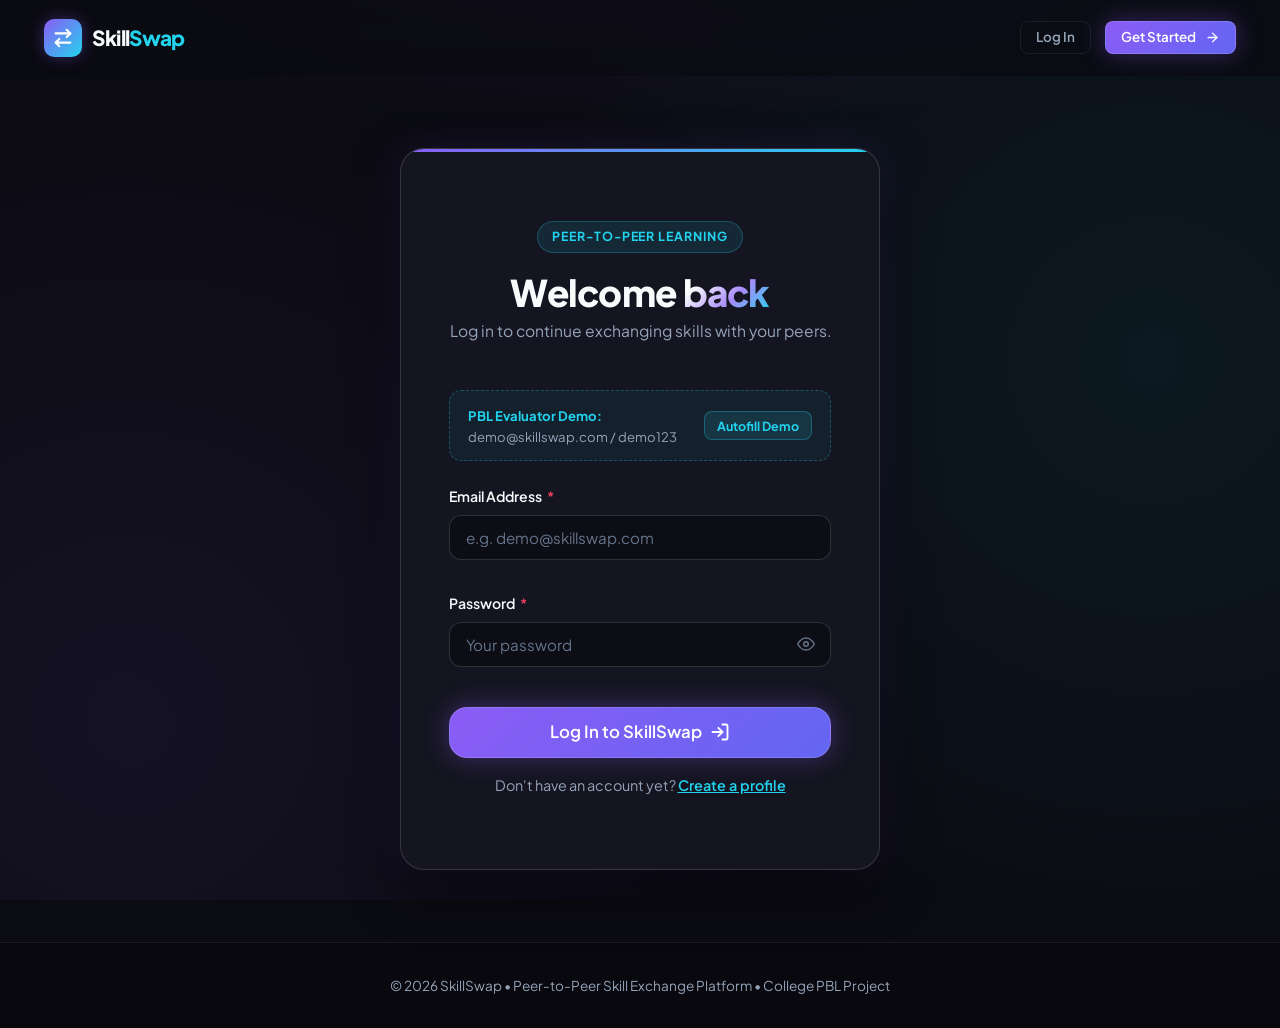
<file: pages/dashboard.html>
<!DOCTYPE html>
<html lang="en">
<head>
  <meta charset="UTF-8">
  <meta name="viewport" content="width=device-width, initial-scale=1.0">
  <meta name="description" content="SkillSwap Student Hub. View your profile summary, skills offered, skills wanted, and active exchange requests.">
  <meta name="theme-color" content="#0B0B12">

  <title>Dashboard | SkillSwap</title>

  <!-- Google Fonts: Plus Jakarta Sans & JetBrains Mono -->
  <link rel="preconnect" href="https://fonts.googleapis.com">
  <link rel="preconnect" href="https://fonts.gstatic.com" crossorigin>
  <link href="https://fonts.googleapis.com/css2?family=JetBrains+Mono:wght@500;700&family=Plus+Jakarta+Sans:wght@400;500;600;700;800&display=swap" rel="stylesheet">

  <!-- Modular Stylesheets -->
  <link rel="stylesheet" href="../css/style.css">
  <link rel="stylesheet" href="../css/components.css">
  <link rel="stylesheet" href="../css/responsive.css">
</head>
<body>

  <!-- Accessible Skip Link -->
  <a href="#dashboard-main" class="skip-link">Skip to dashboard content</a>

  <!-- Header -->
  <header class="site-header" role="banner">
    <div class="container nav-container">
      <a href="../index.html" class="brand-logo" aria-label="SkillSwap Home">
        <div class="logo-icon-wrap" aria-hidden="true">
          <svg width="22" height="22" viewBox="0 0 24 24" fill="none" stroke="#FFFFFF" stroke-width="2.3" stroke-linecap="round" stroke-linejoin="round">
            <path d="M16 3l4 4-4 4"></path>
            <path d="M20 7H4"></path>
            <path d="M8 21l-4-4 4-4"></path>
            <path d="M4 17h16"></path>
          </svg>
        </div>
        <div class="brand-name"><span>Skill</span><span>Swap</span></div>
      </a>

      <!-- Desktop Nav -->
      <nav class="desktop-nav" aria-label="Dashboard Navigation">
        <a href="dashboard.html" class="nav-link active">Dashboard</a>
        <a href="explore.html" class="nav-link">Explore Skills</a>
        <a href="matches.html" class="nav-link">Find Matches</a>
        <a href="requests.html" class="nav-link">Requests</a>
      </nav>

      <!-- Nav Actions -->
      <div class="nav-actions">
        <a href="profile.html" class="btn btn-secondary btn-sm" id="nav-profile-btn">
          <span>My Profile</span>
        </a>
        <button type="button" class="btn btn-outline btn-sm js-logout-btn" aria-label="Log out of SkillSwap">
          <span>Log Out</span>
          <svg width="15" height="15" viewBox="0 0 24 24" fill="none" stroke="currentColor" stroke-width="2" stroke-linecap="round" stroke-linejoin="round" aria-hidden="true">
            <path d="M9 21H5a2 2 0 0 1-2-2V5a2 2 0 0 1 2-2h4"></path>
            <polyline points="16 17 21 12 16 7"></polyline>
            <line x1="21" y1="12" x2="9" y2="12"></line>
          </svg>
        </button>
      </div>

      <!-- Mobile Hamburger Toggle -->
      <button class="nav-toggle-btn" type="button" aria-label="Toggle navigation menu" aria-expanded="false" aria-controls="mobile-nav">
        <span class="hamburger-line" aria-hidden="true"></span>
        <span class="hamburger-line" aria-hidden="true"></span>
        <span class="hamburger-line" aria-hidden="true"></span>
      </button>
    </div>
  </header>

  <!-- Mobile Drawer -->
  <div class="mobile-nav-overlay" aria-hidden="true"></div>
  <aside id="mobile-nav" class="mobile-nav-drawer" aria-label="Mobile Navigation Drawer">
    <nav class="mobile-nav-list">
      <a href="dashboard.html" class="mobile-nav-link active">
        <span>Dashboard</span>
        <svg width="16" height="16" viewBox="0 0 24 24" fill="none" stroke="currentColor" stroke-width="2"><polyline points="9 18 15 12 9 6"></polyline></svg>
      </a>
      <a href="profile.html" class="mobile-nav-link">
        <span>My Profile</span>
        <svg width="16" height="16" viewBox="0 0 24 24" fill="none" stroke="currentColor" stroke-width="2"><polyline points="9 18 15 12 9 6"></polyline></svg>
      </a>
      <a href="explore.html" class="mobile-nav-link">
        <span>Explore Skills</span>
        <svg width="16" height="16" viewBox="0 0 24 24" fill="none" stroke="currentColor" stroke-width="2"><polyline points="9 18 15 12 9 6"></polyline></svg>
      </a>
      <a href="matches.html" class="mobile-nav-link">
        <span>Find Matches</span>
        <svg width="16" height="16" viewBox="0 0 24 24" fill="none" stroke="currentColor" stroke-width="2"><polyline points="9 18 15 12 9 6"></polyline></svg>
      </a>
      <a href="requests.html" class="mobile-nav-link">
        <span>Swap Requests</span>
        <svg width="16" height="16" viewBox="0 0 24 24" fill="none" stroke="currentColor" stroke-width="2"><polyline points="9 18 15 12 9 6"></polyline></svg>
      </a>
      <a href="../index.html" class="mobile-nav-link">
        <span>Landing Page</span>
        <svg width="16" height="16" viewBox="0 0 24 24" fill="none" stroke="currentColor" stroke-width="2"><polyline points="9 18 15 12 9 6"></polyline></svg>
      </a>
    </nav>
    <div class="mobile-nav-actions">
      <button type="button" class="btn btn-outline btn-block js-logout-btn">Log Out</button>
    </div>
  </aside>

  <!-- Main Dashboard View -->
  <main id="dashboard-main" class="container dashboard-container">
    
    <!-- 1. Hero Welcome Card -->
    <div class="dashboard-hero">
      <div class="dashboard-welcome-top">
        <div class="dashboard-user-greeting">
          <div id="user-avatar" class="dashboard-avatar-large" aria-hidden="true">AR</div>
          <div class="dashboard-greeting-text">
            <h1>Welcome back, <span id="user-greeting-name" class="gradient-text">Alex</span> 👋</h1>
            <p>Your Peer-to-Peer Skill Exchange Hub • Connected with college network</p>
          </div>
        </div>

        <div style="display: flex; gap: 0.75rem; flex-wrap: wrap;">
          <a href="profile.html" class="btn btn-secondary btn-sm">Edit Profile</a>
          <button type="button" class="btn btn-outline btn-sm js-logout-btn">Log Out</button>
        </div>
      </div>

      <div style="display: flex; align-items: center; gap: 0.65rem; font-size: 0.85rem; color: var(--text-secondary);">
        <span class="badge badge-purple" id="user-level-badge">Intermediate</span>
        <span>•</span>
        <span id="user-email-text">alex@example.com</span>
      </div>
    </div>

    <!-- 2. Stats Grid (4 Metrics) -->
    <section aria-labelledby="stats-heading" style="margin-bottom: 2rem;">
      <h2 id="stats-heading" class="sr-only" style="display: none;">Platform Overview Stats</h2>
      <div class="dashboard-stats-grid">
        <!-- Stat 1: Skills Offered -->
        <div class="dash-stat-card">
          <div class="dash-stat-icon dash-stat-icon-purple" aria-hidden="true">
            <svg width="22" height="22" viewBox="0 0 24 24" fill="none" stroke="currentColor" stroke-width="2" stroke-linecap="round" stroke-linejoin="round">
              <path d="M12 19V5M5 12l7-7 7 7"></path>
            </svg>
          </div>
          <div>
            <div id="stat-offered" class="dash-stat-value">0</div>
            <div class="dash-stat-label">Skills Offered</div>
          </div>
        </div>

        <!-- Stat 2: Skills Wanted -->
        <div class="dash-stat-card">
          <div class="dash-stat-icon dash-stat-icon-cyan" aria-hidden="true">
            <svg width="22" height="22" viewBox="0 0 24 24" fill="none" stroke="currentColor" stroke-width="2" stroke-linecap="round" stroke-linejoin="round">
              <path d="M12 5v14M19 12l-7 7-7-7"></path>
            </svg>
          </div>
          <div>
            <div id="stat-wanted" class="dash-stat-value">0</div>
            <div class="dash-stat-label">Skills Wanted</div>
          </div>
        </div>

        <!-- Stat 3: Connections -->
        <div class="dash-stat-card">
          <div class="dash-stat-icon dash-stat-icon-green" aria-hidden="true">
            <svg width="22" height="22" viewBox="0 0 24 24" fill="none" stroke="currentColor" stroke-width="2" stroke-linecap="round" stroke-linejoin="round">
              <path d="M17 21v-2a4 4 0 0 0-4-4H5a4 4 0 0 0-4 4v2"></path>
              <circle cx="9" cy="7" r="4"></circle>
              <path d="M23 21v-2a4 4 0 0 0-3-3.87"></path>
              <path d="M16 3.13a4 4 0 0 1 0 7.75"></path>
            </svg>
          </div>
          <div>
            <div id="stat-connections" class="dash-stat-value">0</div>
            <div class="dash-stat-label">Connections</div>
          </div>
        </div>

        <!-- Stat 4: Pending Requests -->
        <div class="dash-stat-card">
          <div class="dash-stat-icon dash-stat-icon-amber" aria-hidden="true">
            <svg width="22" height="22" viewBox="0 0 24 24" fill="none" stroke="currentColor" stroke-width="2" stroke-linecap="round" stroke-linejoin="round">
              <path d="M4 4h16c1.1 0 2 .9 2 2v12c0 1.1-.9 2-2 2H4c-1.1 0-2-.9-2-2V6c0-1.1.9-2 2-2z"></path>
              <polyline points="22,6 12,13 2,6"></polyline>
            </svg>
          </div>
          <div>
            <div id="stat-pending-requests" class="dash-stat-value">0</div>
            <div class="dash-stat-label">Pending Requests</div>
          </div>
        </div>

        <!-- Stat 5: Swap Sessions -->
        <div class="dash-stat-card">
          <div class="dash-stat-icon dash-stat-icon-purple" aria-hidden="true">
            <svg width="22" height="22" viewBox="0 0 24 24" fill="none" stroke="currentColor" stroke-width="2" stroke-linecap="round" stroke-linejoin="round">
              <circle cx="12" cy="12" r="10"></circle>
              <polyline points="12 6 12 12 16 14"></polyline>
            </svg>
          </div>
          <div>
            <div id="stat-sessions" class="dash-stat-value">0</div>
            <div class="dash-stat-label">Swap Sessions</div>
          </div>
        </div>
      </div>
    </section>

    <!-- 3. Profile Summary Card (Skills I Teach, Skills I Want) -->
    <section class="dashboard-summary-card" aria-labelledby="summary-heading">
      <div class="summary-header">
        <div class="summary-title-group">
          <h2 id="summary-heading">Your Exchange Profile</h2>
          <p class="text-secondary">Skills currently listed on your public peer exchange profile.</p>
        </div>
        <a href="profile.html" class="btn btn-secondary btn-sm">Edit Skills & Level</a>
      </div>

      <div class="summary-skills-grid">
        <!-- Box 1: Skills I Teach -->
        <div class="summary-skill-box">
          <div class="summary-box-label" style="color: var(--primary-light);">
            <span>Skills I Teach</span>
            <span class="badge badge-purple" id="teach-count-badge">0 Listed</span>
          </div>
          <div id="teach-chips-display" class="summary-chips-wrap">
            <!-- Chips rendered dynamically -->
          </div>
        </div>

        <!-- Box 2: Skills I Want -->
        <div class="summary-skill-box">
          <div class="summary-box-label" style="color: var(--secondary);">
            <span>Skills I Want</span>
            <span class="badge badge-cyan" id="learn-count-badge">0 Listed</span>
          </div>
          <div id="learn-chips-display" class="summary-chips-wrap">
            <!-- Chips rendered dynamically -->
          </div>
        </div>
      </div>
    </section>

    <!-- 4. Next Actions Navigation Cards -->
    <section aria-labelledby="actions-heading">
      <h2 id="actions-heading" style="font-size: 1.25rem; font-weight: 700; margin-bottom: 1rem;">
        Next Steps & Exchange Hub
      </h2>

      <div class="dashboard-actions-grid">
        <!-- Action 1: Explore Skills -->
        <a href="explore.html" class="dash-action-card">
          <div class="action-card-icon">
            <svg width="22" height="22" viewBox="0 0 24 24" fill="none" stroke="currentColor" stroke-width="2" stroke-linecap="round" stroke-linejoin="round">
              <circle cx="11" cy="11" r="8"></circle>
              <line x1="21" y1="21" x2="16.65" y2="16.65"></line>
            </svg>
          </div>
          <h3 class="action-card-title">Explore Skills</h3>
          <p class="action-card-desc">Browse through available technical and creative categories in the peer network.</p>
          <div class="action-card-footer">
            <span>Browse Directory</span>
            <svg width="15" height="15" viewBox="0 0 24 24" fill="none" stroke="currentColor" stroke-width="2.5"><polyline points="9 18 15 12 9 6"></polyline></svg>
          </div>
        </a>

        <!-- Action 2: Find Matches -->
        <a href="matches.html" class="dash-action-card">
          <div class="action-card-icon">
            <svg width="22" height="22" viewBox="0 0 24 24" fill="none" stroke="currentColor" stroke-width="2" stroke-linecap="round" stroke-linejoin="round">
              <polygon points="12 2 15.09 8.26 22 9.27 17 14.14 18.18 21.02 12 17.77 5.82 21.02 7 14.14 2 9.27 8.91 8.26 12 2"></polygon>
            </svg>
          </div>
          <h3 class="action-card-title">Find Matches</h3>
          <p class="action-card-desc" id="dash-match-desc">Discover students who want what you teach and can teach what you seek.</p>
          <div class="action-card-footer">
            <span id="dash-match-cta">View Matches</span>
            <svg width="15" height="15" viewBox="0 0 24 24" fill="none" stroke="currentColor" stroke-width="2.5"><polyline points="9 18 15 12 9 6"></polyline></svg>
          </div>
        </a>

        <!-- Action 3: My Profile -->
        <a href="profile.html" class="dash-action-card">
          <div class="action-card-icon">
            <svg width="22" height="22" viewBox="0 0 24 24" fill="none" stroke="currentColor" stroke-width="2" stroke-linecap="round" stroke-linejoin="round">
              <path d="M20 21v-2a4 4 0 0 0-4-4H8a4 4 0 0 0-4 4v2"></path>
              <circle cx="12" cy="7" r="4"></circle>
            </svg>
          </div>
          <h3 class="action-card-title">My Profile</h3>
          <p class="action-card-desc">Update your bio, teaching catalog, learning wishlist, and proficiency level.</p>
          <div class="action-card-footer">
            <span>Manage Profile</span>
            <svg width="15" height="15" viewBox="0 0 24 24" fill="none" stroke="currentColor" stroke-width="2.5"><polyline points="9 18 15 12 9 6"></polyline></svg>
          </div>
        </a>

        <!-- Action 4: Requests -->
        <a href="requests.html" class="dash-action-card">
          <div class="action-card-icon">
            <svg width="22" height="22" viewBox="0 0 24 24" fill="none" stroke="currentColor" stroke-width="2" stroke-linecap="round" stroke-linejoin="round">
              <path d="M4 4h16c1.1 0 2 .9 2 2v12c0 1.1-.9 2-2 2H4c-1.1 0-2-.9-2-2V6c0-1.1.9-2 2-2z"></path>
              <polyline points="22,6 12,13 2,6"></polyline>
            </svg>
          </div>
          <div style="display: flex; align-items: center; justify-content: space-between;">
            <h3 class="action-card-title" style="margin-bottom: 0;">Swap Requests</h3>
            <span id="dash-requests-badge" class="tab-badge tab-badge-amber" style="display: none;">0</span>
          </div>
          <p class="action-card-desc" id="dash-requests-desc">Review inbound exchange proposals and manage active peer sessions.</p>
          <div class="action-card-footer">
            <span id="dash-requests-cta">View Requests</span>
            <svg width="15" height="15" viewBox="0 0 24 24" fill="none" stroke="currentColor" stroke-width="2.5"><polyline points="9 18 15 12 9 6"></polyline></svg>
          </div>
        </a>

        <!-- Action 5: My Connections -->
        <a href="requests.html?tab=connections" class="dash-action-card">
          <div class="action-card-icon" style="color: var(--secondary);">
            <svg width="22" height="22" viewBox="0 0 24 24" fill="none" stroke="currentColor" stroke-width="2" stroke-linecap="round" stroke-linejoin="round">
              <path d="M17 21v-2a4 4 0 0 0-4-4H5a4 4 0 0 0-4 4v2"></path>
              <circle cx="9" cy="7" r="4"></circle>
              <path d="M23 21v-2a4 4 0 0 0-3-3.87"></path>
              <path d="M16 3.13a4 4 0 0 1 0 7.75"></path>
            </svg>
          </div>
          <h3 class="action-card-title">My Connections</h3>
          <p class="action-card-desc" id="dash-connections-desc">Browse peers you have mutually connected with for skill sharing.</p>
          <div class="action-card-footer">
            <span id="dash-connections-cta">View Connections</span>
            <svg width="15" height="15" viewBox="0 0 24 24" fill="none" stroke="currentColor" stroke-width="2.5"><polyline points="9 18 15 12 9 6"></polyline></svg>
          </div>
        </a>
      </div>
    </section>

  </main>

  <!-- Footer -->
  <footer class="site-footer" style="padding: 2rem 0; margin-top: auto;">
    <div class="container footer-bottom" style="border-top: none; padding-top: 0; justify-content: center; text-align: center;">
      <p>© 2026 SkillSwap • Peer-to-Peer Skill Exchange Platform • College PBL Project</p>
    </div>
  </footer>

  <!-- Scripts -->
  <script src="../js/data.js"></script>
  <script src="../js/auth.js"></script>
  <script src="../js/matches.js"></script>
  <script src="../js/requests.js"></script>
  <script>
    document.addEventListener('DOMContentLoaded', () => {
      // 1. Authentication Protection Guard
      SkillSwapAuth.requireAuth('login.html');

      const user = SkillSwapAuth.getCurrentUser();
      if (!user) return; // Guard already redirected

      // 2. Populate User Information
      const firstName = user.name ? user.name.split(' ')[0] : 'Peer';
      document.getElementById('user-greeting-name').textContent = firstName;
      document.getElementById('user-email-text').textContent = user.email;

      // User avatar initials
      const avatarEl = document.getElementById('user-avatar');
      const initials = user.name
        ? user.name.split(' ').map(n => n[0]).join('').substring(0, 2).toUpperCase()
        : 'SS';
      avatarEl.textContent = initials;

      // Skill level badge
      const levelBadge = document.getElementById('user-level-badge');
      levelBadge.textContent = user.skillLevel || 'Intermediate';

      // 3. Populate Stats (Real data from SkillSwapRequests)
      const teachCount = user.teachSkills ? user.teachSkills.length : 0;
      const learnCount = user.learnSkills ? user.learnSkills.length : 0;

      let connectionCount = 0;
      let pendingTotal = 0;
      let incomingPending = 0;

      if (typeof SkillSwapRequests !== 'undefined') {
        const conns = SkillSwapRequests.getUserConnections(user.id);
        connectionCount = conns.length;
        const counts = SkillSwapRequests.getPendingCounts(user.id);
        pendingTotal = counts.total;
        incomingPending = counts.incoming.length;
      }

      document.getElementById('stat-offered').textContent = teachCount;
      document.getElementById('stat-wanted').textContent = learnCount;
      
      const statConnEl = document.getElementById('stat-connections');
      if (statConnEl) statConnEl.textContent = connectionCount;

      const statPendingEl = document.getElementById('stat-pending-requests');
      if (statPendingEl) statPendingEl.textContent = pendingTotal;

      const statSessionsEl = document.getElementById('stat-sessions');
      if (statSessionsEl) statSessionsEl.textContent = '0';

      document.getElementById('teach-count-badge').textContent = `${teachCount} Listed`;
      document.getElementById('learn-count-badge').textContent = `${learnCount} Listed`;

      // 4. Render Skills I Teach
      const teachContainer = document.getElementById('teach-chips-display');
      teachContainer.innerHTML = '';
      if (user.teachSkills && user.teachSkills.length > 0) {
        user.teachSkills.forEach(skill => {
          const chip = document.createElement('span');
          chip.className = 'display-chip display-chip-teach';
          chip.innerHTML = `
            <svg width="12" height="12" viewBox="0 0 24 24" fill="none" stroke="currentColor" stroke-width="2.5"><polyline points="20 6 9 17 4 12"></polyline></svg>
            <span>${skill}</span>
          `;
          teachContainer.appendChild(chip);
        });
      } else {
        teachContainer.innerHTML = `<span style="font-size: 0.85rem; color: var(--text-muted);">No teaching skills listed yet.</span>`;
      }

      // 5. Render Skills I Want
      const learnContainer = document.getElementById('learn-chips-display');
      learnContainer.innerHTML = '';
      if (user.learnSkills && user.learnSkills.length > 0) {
        user.learnSkills.forEach(skill => {
          const chip = document.createElement('span');
          chip.className = 'display-chip display-chip-learn';
          chip.innerHTML = `
            <svg width="12" height="12" viewBox="0 0 24 24" fill="none" stroke="currentColor" stroke-width="2.5"><circle cx="12" cy="12" r="10"></circle><polyline points="12 6 12 12 16 14"></polyline></svg>
            <span>${skill}</span>
          `;
          learnContainer.appendChild(chip);
        });
      } else {
        learnContainer.innerHTML = `<span style="font-size: 0.85rem; color: var(--text-muted);">No learning skills listed yet.</span>`;
      }

      // 6. Calculate Dynamic Match Count for "Find Matches" Card
      if (typeof SkillSwapMatches !== 'undefined') {
        const allUsers = SkillSwapAuth.getUsers();
        const matches = SkillSwapMatches.generateMatches(user, allUsers);
        const matchDescEl = document.getElementById('dash-match-desc');
        const matchCtaEl = document.getElementById('dash-match-cta');
        if (matches.length > 0) {
          const topScore = matches[0].score;
          if (matchDescEl) {
            matchDescEl.innerHTML = `<strong style="color: var(--secondary);">${matches.length} compatible ${matches.length === 1 ? 'match' : 'matches'} found</strong> (up to ${topScore}% compatibility).`;
          }
          if (matchCtaEl) {
            matchCtaEl.textContent = `View ${matches.length} ${matches.length === 1 ? 'Match' : 'Matches'}`;
          }
        } else {
          if (matchDescEl) {
            matchDescEl.textContent = 'Add more skills to your profile to unlock compatible exchange partners.';
          }
        }
      }

      // 7. Update Quick Actions (Requests Badge & Connections Status)
      const reqBadgeEl = document.getElementById('dash-requests-badge');
      const reqDescEl = document.getElementById('dash-requests-desc');
      const reqCtaEl = document.getElementById('dash-requests-cta');
      if (incomingPending > 0) {
        if (reqBadgeEl) {
          reqBadgeEl.textContent = incomingPending;
          reqBadgeEl.style.display = 'inline-flex';
        }
        if (reqDescEl) {
          reqDescEl.innerHTML = `<strong style="color: #F59E0B;">${incomingPending} pending ${incomingPending === 1 ? 'request' : 'requests'} waiting for your response.</strong>`;
        }
        if (reqCtaEl) {
          reqCtaEl.textContent = 'Respond Now';
        }
      }

      const connDescEl = document.getElementById('dash-connections-desc');
      const connCtaEl = document.getElementById('dash-connections-cta');
      if (connectionCount > 0) {
        if (connDescEl) {
          connDescEl.innerHTML = `<strong style="color: var(--secondary);">${connectionCount} active ${connectionCount === 1 ? 'connection' : 'connections'} established.</strong>`;
        }
        if (connCtaEl) {
          connCtaEl.textContent = `View ${connectionCount} ${connectionCount === 1 ? 'Connection' : 'Connections'}`;
        }
      }

      // 7. Logout Buttons Handler
      document.querySelectorAll('.js-logout-btn').forEach(btn => {
        btn.addEventListener('click', () => {
          SkillSwapAuth.logoutUser('../index.html');
        });
      });

      // 7. Mobile Navigation Drawer Toggle
      const toggleBtn = document.querySelector('.nav-toggle-btn');
      const drawer = document.querySelector('.mobile-nav-drawer');
      const overlay = document.querySelector('.mobile-nav-overlay');
      if (toggleBtn && drawer && overlay) {
        toggleBtn.addEventListener('click', () => {
          const isOpen = drawer.classList.contains('open');
          drawer.classList.toggle('open', !isOpen);
          overlay.classList.toggle('open', !isOpen);
          toggleBtn.classList.toggle('is-active', !isOpen);
        });
        overlay.addEventListener('click', () => {
          drawer.classList.remove('open');
          overlay.classList.remove('open');
          toggleBtn.classList.remove('is-active');
        });
      }
    });
  </script>
</body>
</html>
</file>
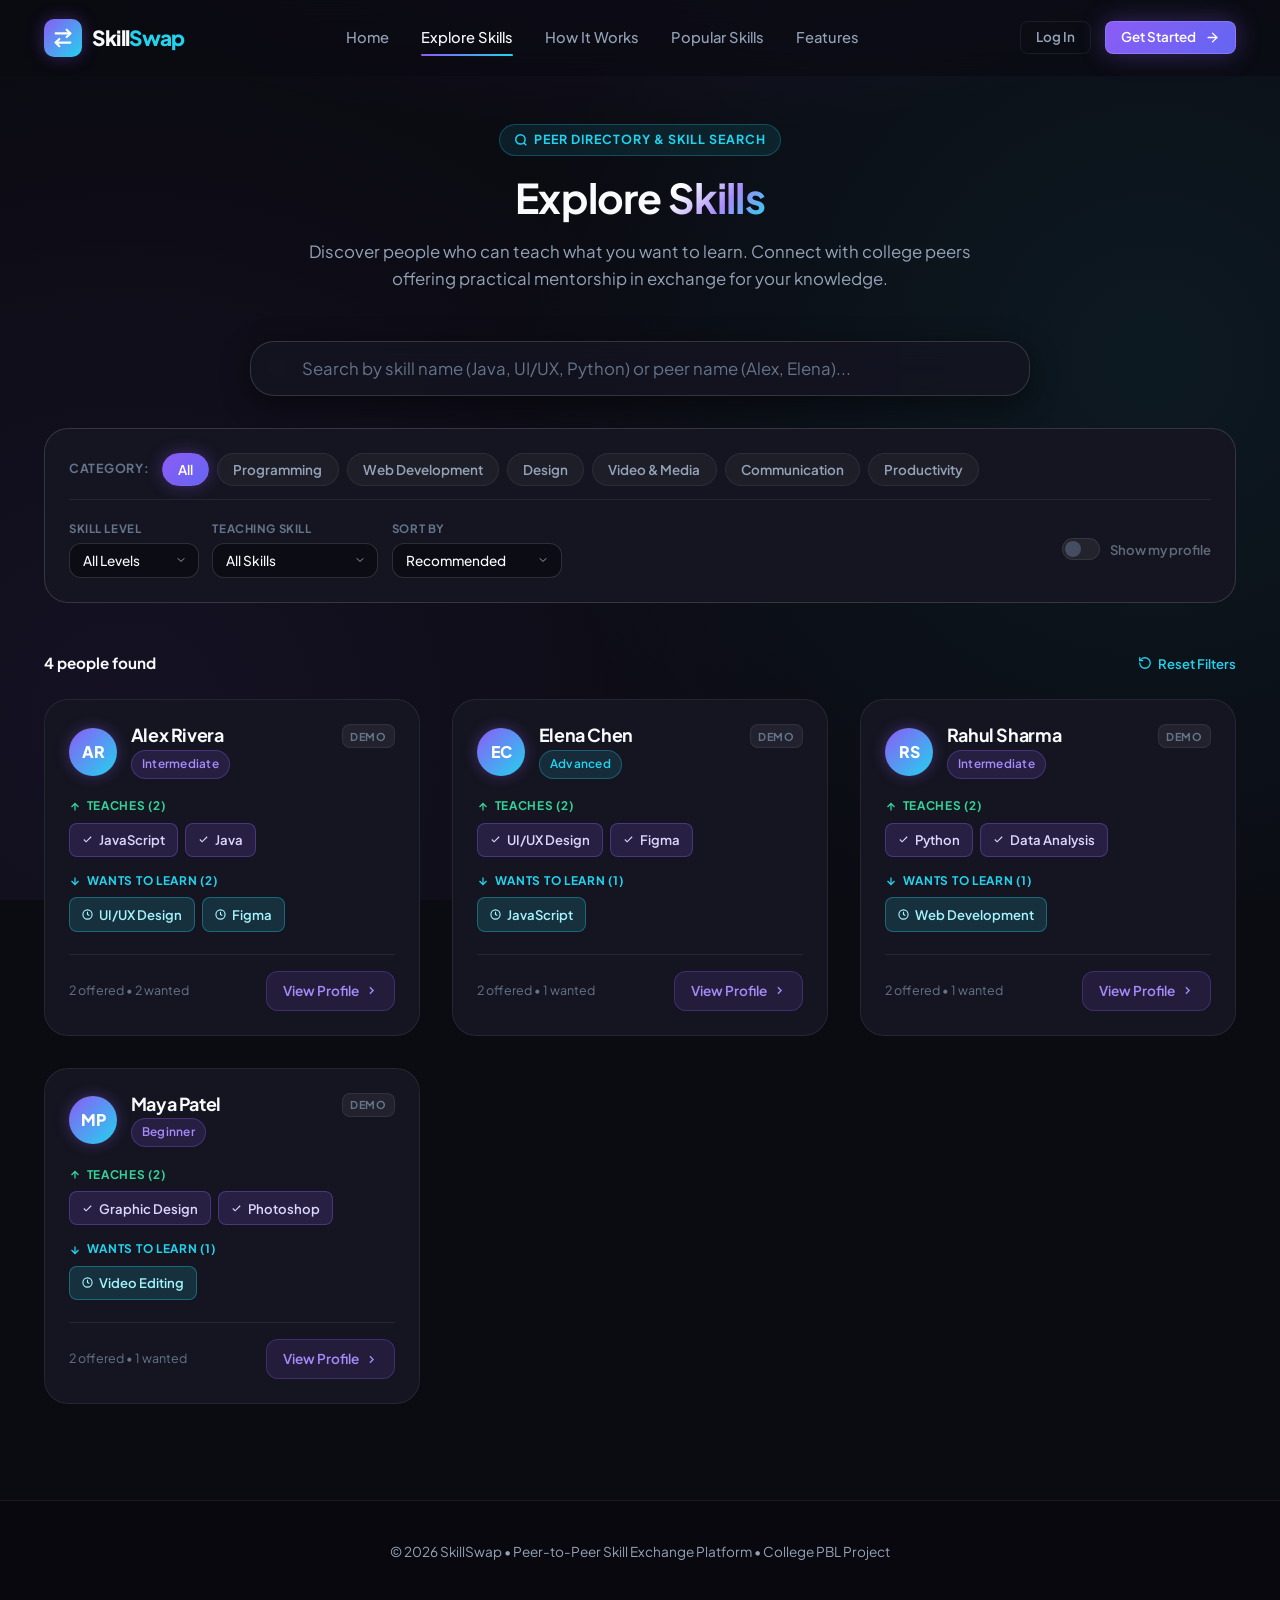
<file: pages/explore.html>
<!DOCTYPE html>
<html lang="en">
<head>
  <meta charset="UTF-8">
  <meta name="viewport" content="width=device-width, initial-scale=1.0">
  <meta name="description" content="Explore SkillSwap peer directory. Discover students who can teach programming, design, video editing, and more.">
  <meta name="theme-color" content="#0B0B12">

  <title>Explore Skills | SkillSwap</title>

  <!-- Google Fonts: Plus Jakarta Sans & JetBrains Mono -->
  <link rel="preconnect" href="https://fonts.googleapis.com">
  <link rel="preconnect" href="https://fonts.gstatic.com" crossorigin>
  <link href="https://fonts.googleapis.com/css2?family=JetBrains+Mono:wght@500;700&family=Plus+Jakarta+Sans:wght@400;500;600;700;800&display=swap" rel="stylesheet">

  <!-- Modular Stylesheets -->
  <link rel="stylesheet" href="../css/style.css">
  <link rel="stylesheet" href="../css/components.css">
  <link rel="stylesheet" href="../css/responsive.css">
</head>
<body>

  <!-- Accessible Skip Link -->
  <a href="#explore-main-content" class="skip-link">Skip to explore directory</a>

  <!-- Header -->
  <header class="site-header" role="banner">
    <div class="container nav-container">
      <a href="../index.html" class="brand-logo" aria-label="SkillSwap Home">
        <div class="logo-icon-wrap" aria-hidden="true">
          <svg width="22" height="22" viewBox="0 0 24 24" fill="none" stroke="#FFFFFF" stroke-width="2.3" stroke-linecap="round" stroke-linejoin="round">
            <path d="M16 3l4 4-4 4"></path>
            <path d="M20 7H4"></path>
            <path d="M8 21l-4-4 4-4"></path>
            <path d="M4 17h16"></path>
          </svg>
        </div>
        <div class="brand-name"><span>Skill</span><span>Swap</span></div>
      </a>

      <!-- Desktop Navigation Menu -->
      <nav class="desktop-nav" aria-label="Main Navigation">
        <a href="../index.html" class="nav-link">Home</a>
        <a href="explore.html" class="nav-link active">Explore Skills</a>
        <a href="../index.html#how-it-works" class="nav-link">How It Works</a>
        <a href="../index.html#popular-skills" class="nav-link">Popular Skills</a>
        <a href="../index.html#features" class="nav-link">Features</a>
      </nav>

      <!-- Desktop Nav Actions (Auth-aware dynamically synchronized) -->
      <div class="nav-actions">
        <a href="login.html" class="btn btn-outline btn-sm">Log In</a>
        <a href="signup.html" class="btn btn-primary btn-sm btn-primary-glow">
          <span>Get Started</span>
          <svg viewBox="0 0 24 24" fill="none" stroke="currentColor" stroke-width="2.2" stroke-linecap="round" stroke-linejoin="round" aria-hidden="true">
            <line x1="5" y1="12" x2="19" y2="12"></line>
            <polyline points="12 5 19 12 12 19"></polyline>
          </svg>
        </a>
      </div>

      <!-- Mobile Hamburger Toggle Button -->
      <button class="nav-toggle-btn" type="button" aria-label="Toggle navigation menu" aria-expanded="false" aria-controls="mobile-nav">
        <span class="hamburger-line" aria-hidden="true"></span>
        <span class="hamburger-line" aria-hidden="true"></span>
        <span class="hamburger-line" aria-hidden="true"></span>
      </button>
    </div>
  </header>

  <!-- Mobile Drawer -->
  <div class="mobile-nav-overlay" aria-hidden="true"></div>
  <aside id="mobile-nav" class="mobile-nav-drawer" aria-label="Mobile Navigation Drawer">
    <nav class="mobile-nav-list">
      <a href="../index.html" class="mobile-nav-link">
        <span>Home</span>
        <svg width="16" height="16" viewBox="0 0 24 24" fill="none" stroke="currentColor" stroke-width="2"><polyline points="9 18 15 12 9 6"></polyline></svg>
      </a>
      <a href="explore.html" class="mobile-nav-link active">
        <span>Explore Skills</span>
        <svg width="16" height="16" viewBox="0 0 24 24" fill="none" stroke="currentColor" stroke-width="2"><polyline points="9 18 15 12 9 6"></polyline></svg>
      </a>
      <a href="dashboard.html" class="mobile-nav-link">
        <span>Dashboard</span>
        <svg width="16" height="16" viewBox="0 0 24 24" fill="none" stroke="currentColor" stroke-width="2"><polyline points="9 18 15 12 9 6"></polyline></svg>
      </a>
      <a href="profile.html" class="mobile-nav-link">
        <span>My Profile</span>
        <svg width="16" height="16" viewBox="0 0 24 24" fill="none" stroke="currentColor" stroke-width="2"><polyline points="9 18 15 12 9 6"></polyline></svg>
      </a>
      <a href="matches.html" class="mobile-nav-link">
        <span>Find Matches</span>
        <svg width="16" height="16" viewBox="0 0 24 24" fill="none" stroke="currentColor" stroke-width="2"><polyline points="9 18 15 12 9 6"></polyline></svg>
      </a>
    </nav>
    <div class="mobile-nav-actions">
      <a href="login.html" class="btn btn-outline btn-block">Log In</a>
      <a href="signup.html" class="btn btn-primary btn-block btn-primary-glow">Get Started</a>
    </div>
  </aside>

  <!-- Main Explore Page Container -->
  <main id="explore-main-content" class="container explore-page-wrapper">
    
    <!-- 1. Header Section -->
    <section class="explore-header-section" aria-labelledby="explore-heading">
      <div class="auth-badge">
        <svg width="14" height="14" viewBox="0 0 24 24" fill="none" stroke="currentColor" stroke-width="2.5" aria-hidden="true">
          <circle cx="11" cy="11" r="8"></circle>
          <line x1="21" y1="21" x2="16.65" y2="16.65"></line>
        </svg>
        <span>Peer Directory & Skill Search</span>
      </div>
      <h1 id="explore-heading" class="section-title">
        Explore <span class="gradient-text">Skills</span>
      </h1>
      <p class="section-subtitle">
        Discover people who can teach what you want to learn. Connect with college peers offering practical mentorship in exchange for your knowledge.
      </p>
    </section>

    <!-- 2. Prominent Real-time Search Bar -->
    <div class="search-bar-container" role="search" aria-label="Search members and skills">
      <div class="search-input-box">
        <svg class="search-input-icon" viewBox="0 0 24 24" fill="none" stroke="currentColor" stroke-width="2.2" stroke-linecap="round" stroke-linejoin="round" aria-hidden="true">
          <circle cx="11" cy="11" r="8"></circle>
          <line x1="21" y1="21" x2="16.65" y2="16.65"></line>
        </svg>
        <input 
          type="text" 
          id="explore-search-input" 
          class="explore-search-input" 
          placeholder="Search by skill name (Java, UI/UX, Python) or peer name (Alex, Elena)..." 
          autocomplete="off"
          aria-label="Search by skill name or peer name"
        >
        <button 
          type="button" 
          id="clear-search-btn" 
          class="clear-search-btn" 
          aria-label="Clear search text" 
          title="Clear search"
        >
          <svg width="14" height="14" viewBox="0 0 24 24" fill="none" stroke="currentColor" stroke-width="2.5" stroke-linecap="round" stroke-linejoin="round" aria-hidden="true">
            <line x1="18" y1="6" x2="6" y2="18"></line>
            <line x1="6" y1="6" x2="18" y2="18"></line>
          </svg>
        </button>
      </div>
    </div>

    <!-- 3. Filter Panel -->
    <div class="explore-filter-panel" role="region" aria-label="Skill filters and controls">
      
      <!-- Category Filter Pills -->
      <div class="category-pills-row" role="tablist" aria-label="Filter by skill category">
        <span class="category-pills-label">Category:</span>
        <button type="button" class="cat-pill-btn active" data-category="all" role="tab" aria-selected="true">All</button>
        <button type="button" class="cat-pill-btn" data-category="programming" role="tab" aria-selected="false">Programming</button>
        <button type="button" class="cat-pill-btn" data-category="web-dev" role="tab" aria-selected="false">Web Development</button>
        <button type="button" class="cat-pill-btn" data-category="design" role="tab" aria-selected="false">Design</button>
        <button type="button" class="cat-pill-btn" data-category="media" role="tab" aria-selected="false">Video & Media</button>
        <button type="button" class="cat-pill-btn" data-category="communication" role="tab" aria-selected="false">Communication</button>
        <button type="button" class="cat-pill-btn" data-category="productivity" role="tab" aria-selected="false">Productivity</button>
      </div>

      <!-- Secondary Controls Toolbar: Level, Skill, Sort & My Profile Toggle -->
      <div class="filters-toolbar">
        <div class="filters-dropdowns-group">
          
          <!-- Skill Level Filter -->
          <div class="filter-select-item">
            <label for="filter-level-select" class="filter-select-label">Skill Level</label>
            <select id="filter-level-select" class="filter-select" aria-label="Filter by skill level">
              <option value="all">All Levels</option>
              <option value="Beginner">Beginner</option>
              <option value="Intermediate">Intermediate</option>
              <option value="Advanced">Advanced</option>
            </select>
          </div>

          <!-- Teaching Skill Specific Filter -->
          <div class="filter-select-item">
            <label for="filter-skill-select" class="filter-select-label">Teaching Skill</label>
            <select id="filter-skill-select" class="filter-select" aria-label="Filter by specific teaching skill">
              <option value="all">All Skills</option>
              <!-- Dynamically populated from catalog -->
            </select>
          </div>

          <!-- Sorting Selector -->
          <div class="filter-select-item">
            <label for="sort-select" class="filter-select-label">Sort By</label>
            <select id="sort-select" class="filter-select" aria-label="Sort peer results">
              <option value="recommended">Recommended</option>
              <option value="name-asc">Name A–Z</option>
              <option value="skills-offered">Most Skills Offered</option>
              <option value="skills-wanted">Most Skills Wanted</option>
            </select>
          </div>
        </div>

        <!-- Right Side: "Show my profile" Toggle Switch -->
        <div style="display: flex; align-items: center; gap: 1.25rem; flex-wrap: wrap;">
          <label class="toggle-switch-wrap" for="show-my-profile-toggle" title="Include your own profile in the explore directory">
            <input type="checkbox" id="show-my-profile-toggle" class="toggle-switch-input" aria-label="Toggle showing my own profile in results">
            <span class="toggle-switch-track" aria-hidden="true">
              <span class="toggle-switch-thumb"></span>
            </span>
            <span class="toggle-switch-label">Show my profile</span>
          </label>
        </div>
      </div>
    </div>

    <!-- 4. Results Bar (Count & Reset Button) -->
    <div class="explore-results-bar">
      <div class="results-count-text">
        <span id="results-count-text">Loading peers...</span>
      </div>

      <button type="button" id="reset-filters-btn" class="reset-filters-btn" title="Reset all search queries and filters">
        <svg width="14" height="14" viewBox="0 0 24 24" fill="none" stroke="currentColor" stroke-width="2.2" stroke-linecap="round" stroke-linejoin="round" aria-hidden="true">
          <path d="M3 12a9 9 0 1 0 9-9 9.75 9.75 0 0 0-6.74 2.74L3 8"></path>
          <path d="M3 3v5h5"></path>
        </svg>
        <span>Reset Filters</span>
      </button>
    </div>

    <!-- 5. User Profile Cards Grid -->
    <section aria-labelledby="results-heading">
      <h2 id="results-heading" class="sr-only" style="display: none;">Peer Profiles Directory</h2>
      <div id="explore-cards-grid" class="explore-grid" role="region" aria-live="polite">
        <!-- User Cards will be rendered dynamically by js/explore.js -->
      </div>
    </section>

  </main>

  <!-- Footer -->
  <footer class="site-footer" style="padding: 2.5rem 0; margin-top: auto;" role="contentinfo">
    <div class="container footer-bottom" style="border-top: none; padding-top: 0; justify-content: center; text-align: center;">
      <p>© 2026 SkillSwap • Peer-to-Peer Skill Exchange Platform • College PBL Project</p>
    </div>
  </footer>

  <!-- Scripts -->
  <script src="../js/data.js"></script>
  <script src="../js/auth.js"></script>
  <script src="../js/explore.js"></script>
</body>
</html>
</file>
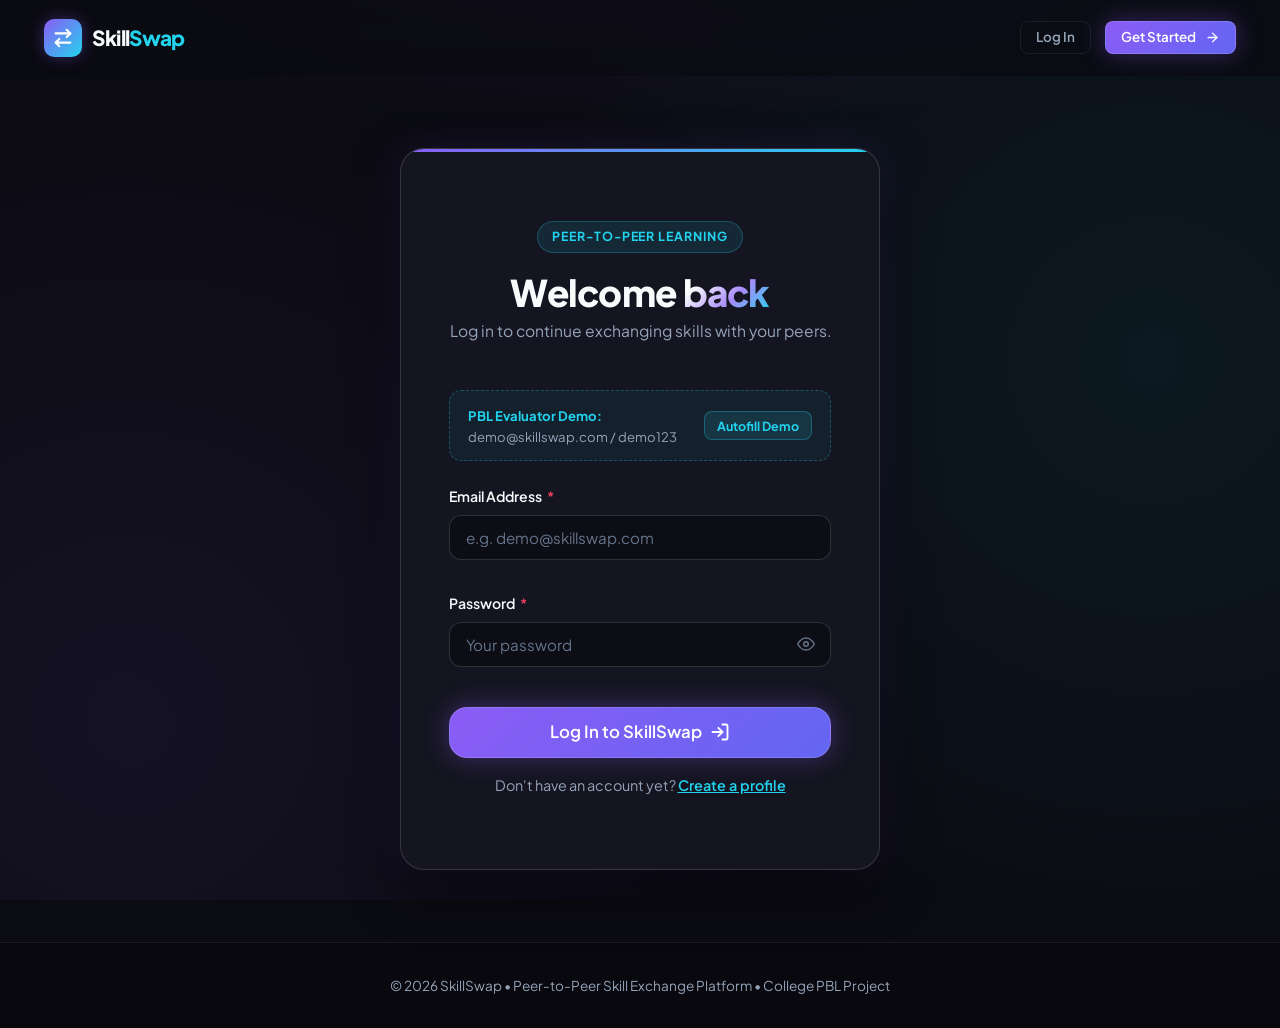
<file: pages/login.html>
<!DOCTYPE html>
<html lang="en">
<head>
  <meta charset="UTF-8">
  <meta name="viewport" content="width=device-width, initial-scale=1.0">
  <meta name="description" content="Log in to SkillSwap to continue exchanging skills with peers.">
  <meta name="theme-color" content="#0B0B12">

  <title>Log In | SkillSwap</title>

  <!-- Google Fonts: Plus Jakarta Sans & JetBrains Mono -->
  <link rel="preconnect" href="https://fonts.googleapis.com">
  <link rel="preconnect" href="https://fonts.gstatic.com" crossorigin>
  <link href="https://fonts.googleapis.com/css2?family=JetBrains+Mono:wght@500;700&family=Plus+Jakarta+Sans:wght@400;500;600;700;800&display=swap" rel="stylesheet">

  <!-- Modular Stylesheets -->
  <link rel="stylesheet" href="../css/style.css">
  <link rel="stylesheet" href="../css/components.css">
  <link rel="stylesheet" href="../css/responsive.css">
</head>
<body>

  <!-- Accessible Skip Link -->
  <a href="#login-form" class="skip-link">Skip to login form</a>

  <!-- Header -->
  <header class="site-header" role="banner">
    <div class="container nav-container">
      <a href="../index.html" class="brand-logo" aria-label="SkillSwap Home">
        <div class="logo-icon-wrap" aria-hidden="true">
          <svg width="22" height="22" viewBox="0 0 24 24" fill="none" stroke="#FFFFFF" stroke-width="2.3" stroke-linecap="round" stroke-linejoin="round">
            <path d="M16 3l4 4-4 4"></path>
            <path d="M20 7H4"></path>
            <path d="M8 21l-4-4 4-4"></path>
            <path d="M4 17h16"></path>
          </svg>
        </div>
        <div class="brand-name"><span>Skill</span><span>Swap</span></div>
      </a>

      <div class="nav-actions">
        <a href="signup.html" class="btn btn-outline btn-sm">Get Started</a>
        <a href="../index.html" class="btn btn-secondary btn-sm">← Back to Home</a>
      </div>
    </div>
  </header>

  <!-- Main Login Page Container -->
  <main class="container auth-page-wrapper">
    <div class="auth-card auth-card-sm">
      <div class="auth-header">
        <div class="auth-badge">
          <span>Peer-to-Peer Learning</span>
        </div>
        <h1 class="auth-title">Welcome <span class="gradient-text">back</span></h1>
        <p class="auth-subtitle">Log in to continue exchanging skills with your peers.</p>
      </div>

      <!-- Quick Demo Account Autofill Box for PBL Testing -->
      <div class="demo-hint-box" role="region" aria-label="Demo Credentials">
        <div class="demo-hint-content">
          <strong>PBL Evaluator Demo:</strong><br>
          demo@skillswap.com / demo123
        </div>
        <button type="button" id="autofill-demo-btn" class="demo-autofill-btn" title="Click to insert demo credentials">
          Autofill Demo
        </button>
      </div>

      <!-- Error / Status Alert Banner -->
      <div id="login-alert-banner" class="alert-banner alert-banner-error" role="alert" aria-live="polite">
        <svg width="18" height="18" viewBox="0 0 24 24" fill="none" stroke="currentColor" stroke-width="2" stroke-linecap="round" stroke-linejoin="round" aria-hidden="true">
          <circle cx="12" cy="12" r="10"></circle>
          <line x1="12" y1="8" x2="12" y2="12"></line>
          <line x1="12" y1="16" x2="12.01" y2="16"></line>
        </svg>
        <span id="login-alert-text">Invalid email or password.</span>
      </div>

      <!-- Login Form -->
      <form id="login-form" class="auth-form" novalidate>
        
        <div class="form-group">
          <label for="login-email" class="form-label">
            <span>Email Address <span class="form-label-required" aria-hidden="true">*</span></span>
          </label>
          <div class="form-input-wrap">
            <input 
              type="email" 
              id="login-email" 
              name="email" 
              class="form-input" 
              placeholder="e.g. demo@skillswap.com" 
              autocomplete="email"
              required
            >
          </div>
          <div id="login-email-error" class="form-error" role="alert">Please enter your email address.</div>
        </div>

        <div class="form-group">
          <label for="login-password" class="form-label">
            <span>Password <span class="form-label-required" aria-hidden="true">*</span></span>
          </label>
          <div class="form-input-wrap">
            <input 
              type="password" 
              id="login-password" 
              name="password" 
              class="form-input form-input-password" 
              placeholder="Your password" 
              autocomplete="current-password"
              required
            >
            <button 
              type="button" 
              class="password-toggle-btn js-toggle-pwd" 
              data-target="login-password" 
              aria-label="Show password"
              title="Toggle password visibility"
            >
              <svg class="icon-eye-open" width="18" height="18" viewBox="0 0 24 24" fill="none" stroke="currentColor" stroke-width="2" stroke-linecap="round" stroke-linejoin="round" aria-hidden="true">
                <path d="M1 12s4-8 11-8 11 8 11 8-4 8-11 8-11-8-11-8z"></path>
                <circle cx="12" cy="12" r="3"></circle>
              </svg>
              <svg class="icon-eye-closed" style="display: none;" width="18" height="18" viewBox="0 0 24 24" fill="none" stroke="currentColor" stroke-width="2" stroke-linecap="round" stroke-linejoin="round" aria-hidden="true">
                <path d="M17.94 17.94A10.07 10.07 0 0 1 12 20c-7 0-11-8-11-8a18.45 18.45 0 0 1 5.06-5.94M9.9 4.24A9.12 9.12 0 0 1 12 4c7 0 11 8 11 8a18.5 18.5 0 0 1-2.16 3.19m-6.72-1.07a3 3 0 1 1-4.24-4.24"></path>
                <line x1="1" y1="1" x2="23" y2="23"></line>
              </svg>
            </button>
          </div>
          <div id="login-password-error" class="form-error" role="alert">Please enter your password.</div>
        </div>

        <div style="display: flex; flex-direction: column; gap: 1rem; margin-top: 0.5rem;">
          <button type="submit" id="login-submit-btn" class="btn btn-primary btn-lg btn-primary-glow btn-block">
            <span>Log In to SkillSwap</span>
            <svg viewBox="0 0 24 24" fill="none" stroke="currentColor" stroke-width="2.2" stroke-linecap="round" stroke-linejoin="round" aria-hidden="true">
              <path d="M15 3h4a2 2 0 0 1 2 2v14a2 2 0 0 1-2 2h-4"></path>
              <polyline points="10 17 15 12 10 7"></polyline>
              <line x1="15" y1="12" x2="3" y2="12"></line>
            </svg>
          </button>

          <p style="text-align: center; font-size: 0.9rem; color: var(--text-secondary);">
            Don't have an account yet? 
            <a href="signup.html" style="color: var(--secondary); font-weight: 600; text-decoration: underline;">Create a profile</a>
          </p>
        </div>

      </form>
    </div>
  </main>

  <!-- Footer -->
  <footer class="site-footer" style="padding: 2rem 0; margin-top: auto;">
    <div class="container footer-bottom" style="border-top: none; padding-top: 0; justify-content: center; text-align: center;">
      <p>© 2026 SkillSwap • Peer-to-Peer Skill Exchange Platform • College PBL Project</p>
    </div>
  </footer>

  <!-- Scripts -->
  <script src="../js/data.js"></script>
  <script src="../js/auth.js"></script>
  <script>
    document.addEventListener('DOMContentLoaded', () => {
      // 1. Guard: If already logged in, redirect to dashboard
      SkillSwapAuth.redirectIfLoggedIn('dashboard.html');

      const loginForm = document.getElementById('login-form');
      const emailInput = document.getElementById('login-email');
      const passwordInput = document.getElementById('login-password');
      const alertBanner = document.getElementById('login-alert-banner');
      const alertText = document.getElementById('login-alert-text');
      const emailError = document.getElementById('login-email-error');
      const passwordError = document.getElementById('login-password-error');
      const autofillBtn = document.getElementById('autofill-demo-btn');

      // Autofill demo account
      if (autofillBtn) {
        autofillBtn.addEventListener('click', () => {
          emailInput.value = 'demo@skillswap.com';
          passwordInput.value = 'demo123';
          emailInput.classList.remove('is-invalid');
          passwordInput.classList.remove('is-invalid');
          emailError.classList.remove('visible');
          passwordError.classList.remove('visible');
          alertBanner.classList.remove('visible');
        });
      }

      // Password toggle
      document.querySelectorAll('.js-toggle-pwd').forEach(toggleBtn => {
        toggleBtn.addEventListener('click', () => {
          const targetId = toggleBtn.getAttribute('data-target');
          const input = document.getElementById(targetId);
          const eyeOpen = toggleBtn.querySelector('.icon-eye-open');
          const eyeClosed = toggleBtn.querySelector('.icon-eye-closed');

          if (input.type === 'password') {
            input.type = 'text';
            eyeOpen.style.display = 'none';
            eyeClosed.style.display = 'block';
            toggleBtn.setAttribute('aria-label', 'Hide password');
          } else {
            input.type = 'password';
            eyeOpen.style.display = 'block';
            eyeClosed.style.display = 'none';
            toggleBtn.setAttribute('aria-label', 'Show password');
          }
        });
      });

      // Clear errors on typing
      emailInput.addEventListener('input', () => {
        emailInput.classList.remove('is-invalid');
        emailError.classList.remove('visible');
        alertBanner.classList.remove('visible');
      });

      passwordInput.addEventListener('input', () => {
        passwordInput.classList.remove('is-invalid');
        passwordError.classList.remove('visible');
        alertBanner.classList.remove('visible');
      });

      // Submit handler
      loginForm.addEventListener('submit', (e) => {
        e.preventDefault();
        alertBanner.classList.remove('visible');

        let isValid = true;
        const emailVal = emailInput.value.trim();
        const pwdVal = passwordInput.value;

        if (!emailVal) {
          emailInput.classList.add('is-invalid');
          emailError.textContent = 'Please enter your email address.';
          emailError.classList.add('visible');
          isValid = false;
        }

        if (!pwdVal) {
          passwordInput.classList.add('is-invalid');
          passwordError.textContent = 'Please enter your password.';
          passwordError.classList.add('visible');
          isValid = false;
        }

        if (!isValid) return;

        // Perform login via SkillSwapAuth
        const result = SkillSwapAuth.loginUser(emailVal, pwdVal);

        if (!result.success) {
          alertText.textContent = result.message || 'Invalid email or password.';
          alertBanner.className = 'alert-banner alert-banner-error visible';
          passwordInput.classList.add('is-invalid');
          return;
        }

        // Success state
        alertBanner.className = 'alert-banner alert-banner-success visible';
        alertBanner.innerHTML = `
          <svg width="18" height="18" viewBox="0 0 24 24" fill="none" stroke="currentColor" stroke-width="2.5" stroke-linecap="round" stroke-linejoin="round">
            <polyline points="20 6 9 17 4 12"></polyline>
          </svg>
          <span>Welcome back, ${result.user.name}! Redirecting to dashboard...</span>
        `;

        const submitBtn = document.getElementById('login-submit-btn');
        submitBtn.disabled = true;
        submitBtn.innerHTML = `<span>Redirecting...</span>`;

        setTimeout(() => {
          window.location.href = 'dashboard.html';
        }, 600);
      });
    });
  </script>
</body>
</html>
</file>
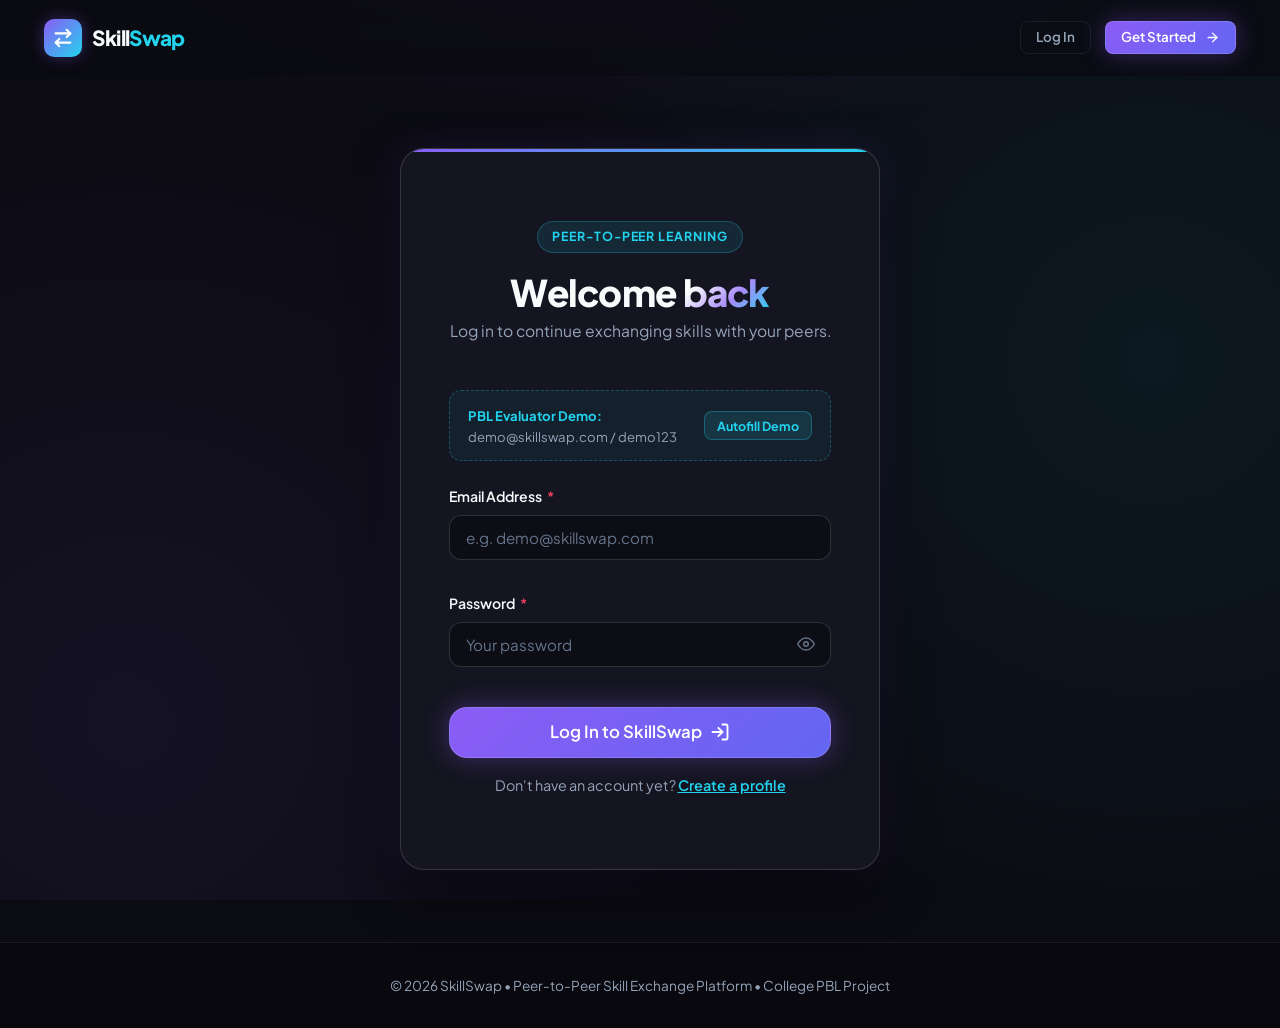
<file: pages/matches.html>
<!DOCTYPE html>
<html lang="en">
<head>
  <meta charset="UTF-8">
  <meta name="viewport" content="width=device-width, initial-scale=1.0">
  <meta name="description" content="SkillSwap Matchmaking Engine. Discover students who teach what you want to learn and want what you teach with bidirectional skill compatibility scoring.">
  <meta name="theme-color" content="#0B0B12">

  <title>Your Skill Matches | SkillSwap</title>

  <!-- Google Fonts: Plus Jakarta Sans & JetBrains Mono -->
  <link rel="preconnect" href="https://fonts.googleapis.com">
  <link rel="preconnect" href="https://fonts.gstatic.com" crossorigin>
  <link href="https://fonts.googleapis.com/css2?family=JetBrains+Mono:wght@500;700;800&family=Plus+Jakarta+Sans:wght@400;500;600;700;800&display=swap" rel="stylesheet">

  <!-- Modular Stylesheets -->
  <link rel="stylesheet" href="../css/style.css">
  <link rel="stylesheet" href="../css/components.css">
  <link rel="stylesheet" href="../css/responsive.css">
</head>
<body>

  <!-- Accessible Skip Link -->
  <a href="#matches-main-content" class="skip-link">Skip to skill matches content</a>

  <!-- Header -->
  <header class="site-header" role="banner">
    <div class="container nav-container">
      <a href="../index.html" class="brand-logo" aria-label="SkillSwap Home">
        <div class="logo-icon-wrap" aria-hidden="true">
          <svg width="22" height="22" viewBox="0 0 24 24" fill="none" stroke="#FFFFFF" stroke-width="2.3" stroke-linecap="round" stroke-linejoin="round">
            <path d="M16 3l4 4-4 4"></path>
            <path d="M20 7H4"></path>
            <path d="M8 21l-4-4 4-4"></path>
            <path d="M4 17h16"></path>
          </svg>
        </div>
        <div class="brand-name"><span>Skill</span><span>Swap</span></div>
      </a>

      <!-- Desktop Navigation Menu -->
      <nav class="desktop-nav" aria-label="Main Navigation">
        <a href="../index.html" class="nav-link">Home</a>
        <a href="explore.html" class="nav-link">Explore Skills</a>
        <a href="matches.html" class="nav-link active">Find Matches</a>
        <a href="requests.html" class="nav-link">Requests</a>
        <a href="dashboard.html" class="nav-link">Dashboard</a>
        <a href="profile.html" class="nav-link">My Profile</a>
      </nav>

      <!-- Desktop Nav Actions (Auth-aware dynamically synchronized) -->
      <div class="nav-actions">
        <a href="dashboard.html" class="btn btn-outline btn-sm">Dashboard</a>
        <a href="profile.html" class="btn btn-secondary btn-sm">My Profile</a>
      </div>

      <!-- Mobile Hamburger Toggle Button -->
      <button class="nav-toggle-btn" type="button" aria-label="Toggle navigation menu" aria-expanded="false" aria-controls="mobile-nav">
        <span class="hamburger-line" aria-hidden="true"></span>
        <span class="hamburger-line" aria-hidden="true"></span>
        <span class="hamburger-line" aria-hidden="true"></span>
      </button>
    </div>
  </header>

  <!-- Mobile Drawer -->
  <div class="mobile-nav-overlay" aria-hidden="true"></div>
  <aside id="mobile-nav" class="mobile-nav-drawer" aria-label="Mobile Navigation Drawer">
    <nav class="mobile-nav-list">
      <a href="../index.html" class="mobile-nav-link">
        <span>Home</span>
        <svg width="16" height="16" viewBox="0 0 24 24" fill="none" stroke="currentColor" stroke-width="2"><polyline points="9 18 15 12 9 6"></polyline></svg>
      </a>
      <a href="explore.html" class="mobile-nav-link">
        <span>Explore Skills</span>
        <svg width="16" height="16" viewBox="0 0 24 24" fill="none" stroke="currentColor" stroke-width="2"><polyline points="9 18 15 12 9 6"></polyline></svg>
      </a>
      <a href="matches.html" class="mobile-nav-link active">
        <span>Find Matches</span>
        <svg width="16" height="16" viewBox="0 0 24 24" fill="none" stroke="currentColor" stroke-width="2"><polyline points="9 18 15 12 9 6"></polyline></svg>
      </a>
      <a href="requests.html" class="mobile-nav-link">
        <span>Swap Requests</span>
        <svg width="16" height="16" viewBox="0 0 24 24" fill="none" stroke="currentColor" stroke-width="2"><polyline points="9 18 15 12 9 6"></polyline></svg>
      </a>
      <a href="dashboard.html" class="mobile-nav-link">
        <span>Dashboard</span>
        <svg width="16" height="16" viewBox="0 0 24 24" fill="none" stroke="currentColor" stroke-width="2"><polyline points="9 18 15 12 9 6"></polyline></svg>
      </a>
      <a href="profile.html" class="mobile-nav-link">
        <span>My Profile</span>
        <svg width="16" height="16" viewBox="0 0 24 24" fill="none" stroke="currentColor" stroke-width="2"><polyline points="9 18 15 12 9 6"></polyline></svg>
      </a>
    </nav>
    <div class="mobile-nav-actions">
      <a href="dashboard.html" class="btn btn-outline btn-block">Dashboard</a>
      <a href="profile.html" class="btn btn-secondary btn-block">My Profile</a>
    </div>
  </aside>

  <!-- Main Matchmaking Page Container -->
  <main id="matches-main-content" class="container matches-page-wrapper">

    <!-- 1. Page Header Section -->
    <section class="matches-header-section" aria-labelledby="matches-heading">
      <div class="auth-badge" style="margin-bottom: 0.85rem;">
        <svg width="14" height="14" viewBox="0 0 24 24" fill="none" stroke="currentColor" stroke-width="2.5" aria-hidden="true">
          <polygon points="12 2 15.09 8.26 22 9.27 17 14.14 18.18 21.02 12 17.77 5.82 21.02 7 14.14 2 9.27 8.91 8.26 12 2"></polygon>
        </svg>
        <span>Bidirectional Skill Matchmaking Engine</span>
      </div>
      <h1 id="matches-heading" class="section-title">
        Your <span class="gradient-text">Skill Matches</span>
      </h1>
      <p class="section-subtitle" style="max-width: 640px; margin: 0 auto;">
        People who can teach what you want to learn — and want to learn what you know. Compatibility scores are computed dynamically from actual skill overlap.
      </p>
    </section>

    <!-- 2. Incomplete Profile Notification Banner (Shown if user has 0 teach or 0 learn skills) -->
    <div id="incomplete-profile-banner" class="incomplete-profile-banner" style="display: none;" role="alert">
      <div class="incomplete-banner-left">
        <div class="incomplete-banner-icon" aria-hidden="true">
          <svg width="22" height="22" viewBox="0 0 24 24" fill="none" stroke="currentColor" stroke-width="2.2" stroke-linecap="round" stroke-linejoin="round">
            <path d="M10.29 3.86L1.82 18a2 2 0 0 0 1.71 3h16.94a2 2 0 0 0 1.71-3L13.71 3.86a2 2 0 0 0-3.42 0z"></path>
            <line x1="12" y1="9" x2="12" y2="13"></line>
            <line x1="12" y1="17" x2="12.01" y2="17"></line>
          </svg>
        </div>
        <div>
          <div class="incomplete-banner-title">Complete Your Profile to Maximize Matches</div>
          <div class="incomplete-banner-desc">You haven't listed both skills you can teach and skills you want to learn. Add them to your profile so the engine can calculate mutual compatibility.</div>
        </div>
      </div>
      <a href="profile.html" class="btn btn-primary btn-sm">Edit Skills & Level</a>
    </div>

    <!-- 3. Dynamic Match Summary Ribbon (Pills for Total, Perfect, Strong, Good, Potential) -->
    <div id="match-summary-ribbon" class="match-summary-ribbon" role="region" aria-label="Match Summary Statistics">
      <!-- Populated dynamically by js/matches.js -->
    </div>

    <!-- 4. Match Toolbar (Strength Filter Pills & Sort Select) -->
    <div class="matches-toolbar">
      <div class="match-filter-buttons" role="group" aria-label="Filter matches by compatibility strength">
        <button type="button" class="match-filter-btn active" data-filter="all" aria-pressed="true">All Matches</button>
        <button type="button" class="match-filter-btn" data-filter="perfect" aria-pressed="false">🔥 Perfect Match</button>
        <button type="button" class="match-filter-btn" data-filter="strong" aria-pressed="false">⚡ Strong Match</button>
        <button type="button" class="match-filter-btn" data-filter="good" aria-pressed="false">✨ Good Match</button>
        <button type="button" class="match-filter-btn" data-filter="potential" aria-pressed="false">💡 Potential Match</button>
      </div>

      <div class="matches-sort-wrap">
        <label for="match-sort-select" class="matches-sort-label">Sort by:</label>
        <select id="match-sort-select" class="matches-sort-select" aria-label="Sort match cards">
          <option value="best" selected>Best Match (Highest Score)</option>
          <option value="perfect">Perfect Matches First</option>
          <option value="strong">Strong Matches First</option>
          <option value="name">Name (A–Z)</option>
        </select>
      </div>
    </div>

    <!-- Results count text -->
    <div id="matches-results-count" class="matches-count-indicator">Loading matches...</div>

    <!-- 5. Match Cards Grid (Rendered dynamically) -->
    <div id="matches-grid" class="matches-grid" role="region" aria-label="Peer Match Cards List">
      <!-- Rendered dynamically by js/matches.js -->
    </div>

    <!-- 6. Polished Empty State (Shown when no users match score > 0) -->
    <div id="matches-empty-state" class="empty-state-box" style="display: none;" role="region" aria-label="No matches found">
      <div class="empty-state-icon" aria-hidden="true">
        <svg width="32" height="32" viewBox="0 0 24 24" fill="none" stroke="currentColor" stroke-width="2" stroke-linecap="round" stroke-linejoin="round">
          <circle cx="12" cy="12" r="10"></line>
          <path d="M16 16s-1.5-2-4-2-4 2-4 2"></path>
          <line x1="9" y1="9" x2="9.01" y2="9"></line>
          <line x1="15" y1="9" x2="15.01" y2="9"></line>
        </svg>
      </div>
      <h2 class="empty-state-title">No skill matches yet</h2>
      <p class="empty-state-desc">
        Try adding more skills to your profile so we can find better exchanges. You can also explore the directory to see what skills peers are teaching.
      </p>
      <div style="display: flex; gap: 0.75rem; flex-wrap: wrap; justify-content: center; margin-top: 0.5rem;">
        <a href="profile.html" class="btn btn-primary btn-sm">Edit My Skills</a>
        <a href="explore.html" class="btn btn-secondary btn-sm">Explore Skills</a>
      </div>
    </div>

  </main>

  <!-- 7. Accessible Match Details Modal Dialog -->
  <div id="match-details-modal" class="match-modal-overlay" role="dialog" aria-modal="true" aria-labelledby="modal-peer-name" aria-hidden="true">
    <div class="match-modal-dialog">
      <!-- Modal Header -->
      <div class="modal-dialog-header">
        <div class="modal-header-profile">
          <div id="modal-peer-avatar" class="match-peer-avatar" aria-hidden="true">SS</div>
          <div>
            <h2 id="modal-peer-name" class="match-peer-name" style="margin-bottom: 0.2rem;">Peer Name</h2>
            <div style="display: flex; gap: 0.4rem; align-items: center;">
              <span id="modal-peer-level" class="match-level-badge">Intermediate</span>
              <span id="modal-score-badge" class="match-quality-badge badge-purple">75% Match</span>
            </div>
          </div>
        </div>
        <button type="button" id="modal-close-btn" class="modal-close-button" aria-label="Close match details dialog">
          <svg width="20" height="20" viewBox="0 0 24 24" fill="none" stroke="currentColor" stroke-width="2.2" stroke-linecap="round" stroke-linejoin="round">
            <line x1="18" y1="6" x2="6" y2="18"></line>
            <line x1="6" y1="6" x2="18" y2="18"></line>
          </svg>
        </button>
      </div>

      <!-- Modal Body -->
      <div class="modal-dialog-body">
        <!-- Section: Compatibility Direction Breakdown -->
        <div>
          <div class="modal-section-title">Bidirectional Breakdown</div>
          <div class="modal-breakdown-card">
            <!-- Direction A -->
            <div class="modal-dir-item">
              <div class="modal-dir-header">
                <span>What you want that they teach (Direction A)</span>
                <span id="modal-dir-a-val" class="modal-dir-val">100%</span>
              </div>
              <div class="modal-dir-track">
                <div id="modal-dir-a-bar" class="modal-dir-fill modal-dir-fill-cyan" style="width: 100%;"></div>
              </div>
            </div>

            <!-- Direction B -->
            <div class="modal-dir-item">
              <div class="modal-dir-header">
                <span>What they want that you teach (Direction B)</span>
                <span id="modal-dir-b-val" class="modal-dir-val">50%</span>
              </div>
              <div class="modal-dir-track">
                <div id="modal-dir-b-bar" class="modal-dir-fill modal-dir-fill-purple" style="width: 50%;"></div>
              </div>
            </div>
          </div>
        </div>

        <!-- Section: Skill Exchange Lists -->
        <div>
          <div class="modal-section-title">Skill Exchange Coverage</div>
          <div class="modal-skills-box">
            <div>
              <div style="font-size: 0.75rem; font-weight: 700; color: var(--secondary-light); margin-bottom: 0.4rem;">THEY CAN TEACH YOU:</div>
              <div id="modal-they-teach-chips" class="match-chips-list">
                <!-- Dynamically populated -->
              </div>
            </div>

            <div>
              <div style="font-size: 0.75rem; font-weight: 700; color: var(--primary-light); margin-bottom: 0.4rem;">YOU CAN TEACH THEM:</div>
              <div id="modal-you-teach-chips" class="match-chips-list">
                <!-- Dynamically populated -->
              </div>
            </div>
          </div>
        </div>

        <!-- Section: Dynamic Recommendation -->
        <div class="modal-rec-box">
          <div class="modal-rec-header">
            <svg width="15" height="15" viewBox="0 0 24 24" fill="none" stroke="currentColor" stroke-width="2.5" aria-hidden="true">
              <circle cx="12" cy="12" r="10"></circle>
              <line x1="12" y1="16" x2="12" y2="12"></line>
              <line x1="12" y1="8" x2="12.01" y2="8"></line>
            </svg>
            <span>MATCHMAKING RECOMMENDATION</span>
          </div>
          <p id="modal-recommendation-text" class="modal-rec-text">
            Strong mutual compatibility. High skill overlap and practical value for both peers.
          </p>
        </div>
      </div>

      <!-- Modal Footer -->
      <div class="modal-dialog-footer">
        <a href="#" id="modal-profile-link" class="btn btn-outline btn-sm">
          <span>View Profile</span>
        </a>
        <button type="button" id="modal-send-request-btn" class="btn btn-primary btn-sm btn-primary-glow">
          <span>Send Swap Request</span>
        </button>
      </div>
    </div>
  </div>

  <!-- 8. Accessible Send Swap Request Confirmation Modal Dialog -->
  <div id="send-request-modal" class="match-modal-overlay" role="dialog" aria-modal="true" aria-labelledby="send-modal-heading" aria-hidden="true">
    <div class="match-modal-dialog" style="max-width: 520px;">
      <!-- Modal Header -->
      <div class="modal-dialog-header">
        <div style="display: flex; align-items: center; gap: 0.75rem;">
          <div class="toast-icon toast-icon-info" style="width: 32px; height: 32px;" aria-hidden="true">
            <svg width="18" height="18" viewBox="0 0 24 24" fill="none" stroke="currentColor" stroke-width="2.3" stroke-linecap="round" stroke-linejoin="round">
              <path d="M16 3l4 4-4 4"></path>
              <path d="M20 7H4"></path>
              <path d="M8 21l-4-4 4-4"></path>
              <path d="M4 17h16"></path>
            </svg>
          </div>
          <h2 id="send-modal-heading" class="match-peer-name" style="margin-bottom: 0;">Send Swap Request</h2>
        </div>
        <button type="button" id="send-modal-close-btn" class="modal-close-button" aria-label="Close send request dialog">
          <svg width="20" height="20" viewBox="0 0 24 24" fill="none" stroke="currentColor" stroke-width="2.2" stroke-linecap="round" stroke-linejoin="round">
            <line x1="18" y1="6" x2="6" y2="18"></line>
            <line x1="6" y1="6" x2="18" y2="18"></line>
          </svg>
        </button>
      </div>

      <!-- Modal Body -->
      <div class="modal-dialog-body" style="gap: 1.25rem;">
        <p style="font-size: 0.9rem; color: var(--text-secondary); line-height: 1.45;">
          You are proposing a mutual skill exchange with <strong id="send-modal-peer-name" style="color: var(--text-primary);">Peer Name</strong>.
        </p>

        <!-- Summary Skill Coverage Box -->
        <div class="modal-skills-box" style="padding: 1rem;">
          <div>
            <div style="font-size: 0.72rem; font-weight: 700; color: var(--secondary-light); margin-bottom: 0.35rem; letter-spacing: 0.05em;">THEY CAN TEACH YOU:</div>
            <div id="send-modal-they-teach" class="match-chips-list">
              <!-- Dynamically populated -->
            </div>
          </div>
          <div style="margin-top: 0.75rem;">
            <div style="font-size: 0.72rem; font-weight: 700; color: var(--primary-light); margin-bottom: 0.35rem; letter-spacing: 0.05em;">YOU CAN TEACH THEM:</div>
            <div id="send-modal-you-teach" class="match-chips-list">
              <!-- Dynamically populated -->
            </div>
          </div>
        </div>

        <!-- Optional Message Box -->
        <div>
          <label for="send-request-message-input" style="font-size: 0.82rem; font-weight: 600; color: var(--text-secondary); display: block; margin-bottom: 0.4rem;">
            Personal Note (Optional, 250 characters max):
          </label>
          <textarea 
            id="send-request-message-input" 
            class="form-control" 
            rows="3" 
            maxlength="250" 
            placeholder="Hey! Our skills seem like a great match. I'd love to exchange knowledge."
            style="width: 100%; resize: vertical; min-height: 80px; font-family: var(--font-family); background: rgba(16, 16, 26, 0.85); border: 1px solid var(--border-medium); border-radius: var(--radius-md); padding: 0.75rem; color: var(--text-primary); font-size: 0.85rem;"
          ></textarea>
          <div style="display: flex; justify-content: flex-end; margin-top: 0.35rem;">
            <span id="send-request-char-count" style="font-size: 0.75rem; color: var(--text-muted); font-family: var(--font-mono);">0 / 250</span>
          </div>
        </div>
      </div>

      <!-- Modal Footer -->
      <div class="modal-dialog-footer">
        <button type="button" id="send-modal-cancel-btn" class="btn btn-outline btn-sm">Cancel</button>
        <button type="button" id="send-modal-submit-btn" class="btn btn-primary btn-sm btn-primary-glow">
          <span>Send Request</span>
          <svg width="15" height="15" viewBox="0 0 24 24" fill="none" stroke="currentColor" stroke-width="2.2" stroke-linecap="round" stroke-linejoin="round" aria-hidden="true">
            <line x1="22" y1="2" x2="11" y2="13"></line>
            <polygon points="22 2 15 22 11 13 2 9 22 2"></polygon>
          </svg>
        </button>
      </div>
    </div>
  </div>

  <!-- Footer -->
  <footer class="site-footer" style="padding: 2.5rem 0; margin-top: auto;" role="contentinfo">
    <div class="container footer-bottom" style="border-top: none; padding-top: 0; justify-content: center; text-align: center;">
      <p>© 2026 SkillSwap • Peer-to-Peer Skill Exchange Platform • College PBL Project</p>
    </div>
  </footer>

  <!-- Scripts -->
  <script src="../js/data.js"></script>
  <script src="../js/auth.js"></script>
  <script src="../js/requests.js"></script>
  <script src="../js/matches.js"></script>
</body>
</html>
</file>
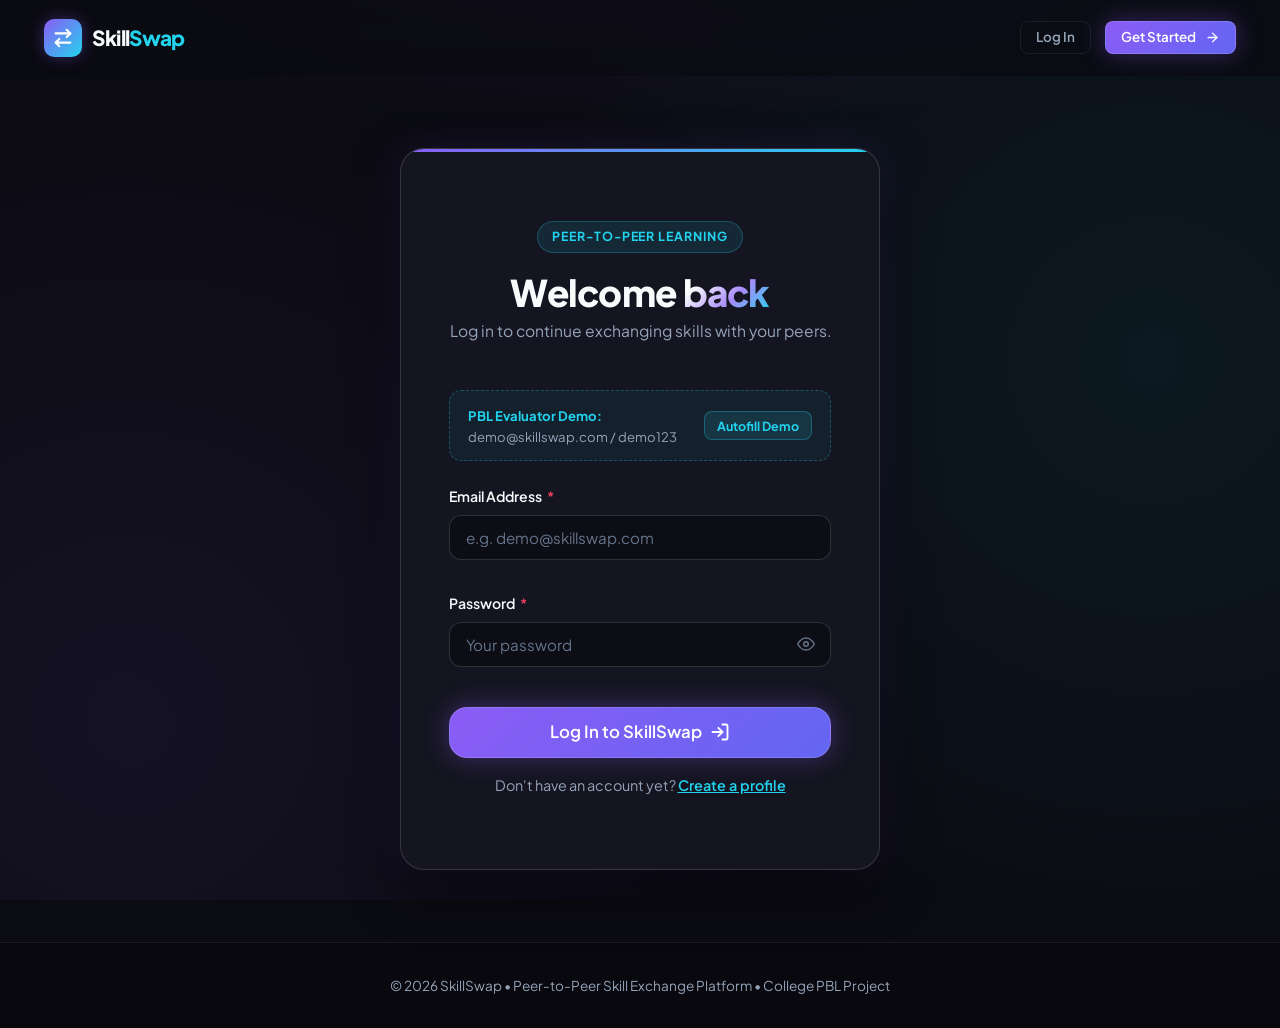
<file: pages/profile.html>
<!DOCTYPE html>
<html lang="en">
<head>
  <meta charset="UTF-8">
  <meta name="viewport" content="width=device-width, initial-scale=1.0">
  <meta name="description" content="View or manage SkillSwap peer profiles. See skills offered, skills wanted, and exchange proficiency levels.">
  <meta name="theme-color" content="#0B0B12">

  <title id="page-title">My Profile | SkillSwap</title>

  <!-- Google Fonts: Plus Jakarta Sans & JetBrains Mono -->
  <link rel="preconnect" href="https://fonts.googleapis.com">
  <link rel="preconnect" href="https://fonts.gstatic.com" crossorigin>
  <link href="https://fonts.googleapis.com/css2?family=JetBrains+Mono:wght@500;700&family=Plus+Jakarta+Sans:wght@400;500;600;700;800&display=swap" rel="stylesheet">

  <!-- Modular Stylesheets -->
  <link rel="stylesheet" href="../css/style.css">
  <link rel="stylesheet" href="../css/components.css">
  <link rel="stylesheet" href="../css/responsive.css">
</head>
<body>

  <!-- Accessible Skip Link -->
  <a href="#profile-main-card" class="skip-link">Skip to profile details</a>

  <!-- Header -->
  <header class="site-header" role="banner">
    <div class="container nav-container">
      <a href="../index.html" class="brand-logo" aria-label="SkillSwap Home">
        <div class="logo-icon-wrap" aria-hidden="true">
          <svg width="22" height="22" viewBox="0 0 24 24" fill="none" stroke="#FFFFFF" stroke-width="2.3" stroke-linecap="round" stroke-linejoin="round">
            <path d="M16 3l4 4-4 4"></path>
            <path d="M20 7H4"></path>
            <path d="M8 21l-4-4 4-4"></path>
            <path d="M4 17h16"></path>
          </svg>
        </div>
        <div class="brand-name"><span>Skill</span><span>Swap</span></div>
      </a>

      <!-- Desktop Nav -->
      <nav class="desktop-nav" aria-label="Profile Navigation">
        <a href="../index.html" class="nav-link">Home</a>
        <a href="explore.html" class="nav-link">Explore Skills</a>
        <a href="matches.html" class="nav-link">Matches</a>
        <a href="requests.html" class="nav-link">Requests</a>
        <a href="dashboard.html" class="nav-link">Dashboard</a>
        <a href="profile.html" class="nav-link active">My Profile</a>
      </nav>

      <!-- Nav Actions (Synchronized via auth.js) -->
      <div class="nav-actions">
        <a href="dashboard.html" class="btn btn-secondary btn-sm">← Dashboard</a>
        <button type="button" class="btn btn-outline btn-sm js-logout-btn" aria-label="Log out of SkillSwap">
          <span>Log Out</span>
        </button>
      </div>

      <!-- Mobile Hamburger Toggle -->
      <button class="nav-toggle-btn" type="button" aria-label="Toggle navigation menu" aria-expanded="false" aria-controls="mobile-nav">
        <span class="hamburger-line" aria-hidden="true"></span>
        <span class="hamburger-line" aria-hidden="true"></span>
        <span class="hamburger-line" aria-hidden="true"></span>
      </button>
    </div>
  </header>

  <!-- Mobile Drawer -->
  <div class="mobile-nav-overlay" aria-hidden="true"></div>
  <aside id="mobile-nav" class="mobile-nav-drawer" aria-label="Mobile Navigation Drawer">
    <nav class="mobile-nav-list">
      <a href="../index.html" class="mobile-nav-link">
        <span>Home</span>
        <svg width="16" height="16" viewBox="0 0 24 24" fill="none" stroke="currentColor" stroke-width="2"><polyline points="9 18 15 12 9 6"></polyline></svg>
      </a>
      <a href="explore.html" class="mobile-nav-link">
        <span>Explore Skills</span>
        <svg width="16" height="16" viewBox="0 0 24 24" fill="none" stroke="currentColor" stroke-width="2"><polyline points="9 18 15 12 9 6"></polyline></svg>
      </a>
      <a href="matches.html" class="mobile-nav-link">
        <span>Skill Matches</span>
        <svg width="16" height="16" viewBox="0 0 24 24" fill="none" stroke="currentColor" stroke-width="2"><polyline points="9 18 15 12 9 6"></polyline></svg>
      </a>
      <a href="requests.html" class="mobile-nav-link">
        <span>Swap Requests</span>
        <svg width="16" height="16" viewBox="0 0 24 24" fill="none" stroke="currentColor" stroke-width="2"><polyline points="9 18 15 12 9 6"></polyline></svg>
      </a>
      <a href="dashboard.html" class="mobile-nav-link">
        <span>Dashboard</span>
        <svg width="16" height="16" viewBox="0 0 24 24" fill="none" stroke="currentColor" stroke-width="2"><polyline points="9 18 15 12 9 6"></polyline></svg>
      </a>
      <a href="profile.html" class="mobile-nav-link active">
        <span>My Profile</span>
        <svg width="16" height="16" viewBox="0 0 24 24" fill="none" stroke="currentColor" stroke-width="2"><polyline points="9 18 15 12 9 6"></polyline></svg>
      </a>
    </nav>
    <div class="mobile-nav-actions">
      <button type="button" class="btn btn-outline btn-block js-logout-btn">Log Out</button>
    </div>
  </aside>

  <!-- Main Profile Page Container -->
  <main class="container auth-page-wrapper">
    <div id="profile-main-card" class="auth-card" style="max-width: 720px;">
      
      <!-- =====================================================================
           MODE A: READ-ONLY VIEWING MODE (When URL contains ?id=...)
           ===================================================================== -->
      <div id="view-mode-container" style="display: none;">
        
        <div class="auth-header" style="text-align: left; display: flex; align-items: flex-start; justify-content: space-between; flex-wrap: wrap; gap: 1rem; margin-bottom: 1.5rem;">
          <div>
            <div class="auth-badge">
              <svg width="13" height="13" viewBox="0 0 24 24" fill="none" stroke="currentColor" stroke-width="2.5" aria-hidden="true">
                <circle cx="12" cy="7" r="4"></circle>
                <path d="M20 21v-2a4 4 0 0 0-4-4H8a4 4 0 0 0-4 4v2"></path>
              </svg>
              <span>Peer Profile View</span>
            </div>
            <h1 class="auth-title" id="view-user-name">Alex Rivera</h1>
            <p class="auth-subtitle">Public skill profile and peer exchange portfolio.</p>
          </div>

          <a href="explore.html" class="btn btn-secondary btn-sm" id="back-to-explore-top-btn">
            <span>← Back to Explore</span>
          </a>
        </div>

        <!-- Read-Only Profile Card Header -->
        <div style="background: rgba(11, 11, 18, 0.7); border: 1px solid var(--border-medium); border-radius: var(--radius-lg); padding: 1.5rem; margin-bottom: 1.75rem; display: flex; align-items: center; justify-content: space-between; flex-wrap: wrap; gap: 1rem;">
          <div style="display: flex; align-items: center; gap: 1rem;">
            <div id="view-user-avatar" class="dashboard-avatar-large" aria-hidden="true">AR</div>
            <div>
              <div style="display: flex; align-items: center; gap: 0.5rem; flex-wrap: wrap;">
                <h2 style="font-size: 1.3rem; font-weight: 800; color: var(--text-primary);" id="view-header-name">Alex Rivera</h2>
                <span id="view-level-badge" class="badge badge-purple">Intermediate</span>
                <span id="view-demo-tag" class="demo-user-tag" style="display: none;">Demo Member</span>
              </div>
              <p style="font-size: 0.86rem; color: var(--text-secondary); margin-top: 0.2rem;" id="view-user-email">alex@example.com</p>
            </div>
          </div>

          <div id="view-owner-actions" style="display: none;">
            <a href="profile.html" class="btn btn-primary btn-sm">Edit My Profile</a>
          </div>
        </div>

        <!-- Section: Skills Offered -->
        <div style="margin-bottom: 1.75rem;">
          <h3 style="font-size: 0.84rem; font-weight: 700; text-transform: uppercase; letter-spacing: 0.06em; color: #34D399; margin-bottom: 0.75rem; display: flex; align-items: center; gap: 0.4rem;">
            <svg width="14" height="14" viewBox="0 0 24 24" fill="none" stroke="currentColor" stroke-width="2.5"><path d="M12 19V5M5 12l7-7 7 7"/></svg>
            Skills Offered / Ready to Teach (<span id="view-teach-count">0</span>)
          </h3>
          <div id="view-teach-chips" class="summary-chips-wrap">
            <!-- Chips injected dynamically -->
          </div>
        </div>

        <!-- Section: Skills Wanted -->
        <div style="margin-bottom: 2rem;">
          <h3 style="font-size: 0.84rem; font-weight: 700; text-transform: uppercase; letter-spacing: 0.06em; color: var(--secondary); margin-bottom: 0.75rem; display: flex; align-items: center; gap: 0.4rem;">
            <svg width="14" height="14" viewBox="0 0 24 24" fill="none" stroke="currentColor" stroke-width="2.5"><path d="M12 5v14M19 12l-7 7-7-7"/></svg>
            Skills Wanted / Looking to Learn (<span id="view-learn-count">0</span>)
          </h3>
          <div id="view-learn-chips" class="summary-chips-wrap">
            <!-- Chips injected dynamically -->
          </div>
        </div>

        <!-- Bottom Action Bar -->
        <div style="display: flex; justify-content: space-between; align-items: center; padding-top: 1.25rem; border-top: 1px solid var(--border-subtle); flex-wrap: wrap; gap: 1rem;">
          <a href="explore.html" class="btn btn-secondary">
            <span>← Return to Explore Directory</span>
          </a>
          <span style="font-size: 0.82rem; color: var(--text-muted);">
            Verified Peer Member • Direct Exchange
          </span>
        </div>
      </div>

      <!-- =====================================================================
           MODE B: NOT FOUND STATE (When ?id=... does not exist)
           ===================================================================== -->
      <div id="not-found-container" style="display: none; text-align: center; padding: 2rem 1rem;">
        <div class="empty-state-icon" style="margin: 0 auto 1rem;">
          <svg width="32" height="32" viewBox="0 0 24 24" fill="none" stroke="currentColor" stroke-width="2"><circle cx="12" cy="12" r="10"></circle><line x1="12" y1="8" x2="12" y2="12"></line><line x1="12" y1="16" x2="12.01" y2="16"></line></svg>
        </div>
        <h2 style="font-size: 1.5rem; font-weight: 800; margin-bottom: 0.5rem;">Peer Profile Not Found</h2>
        <p style="color: var(--text-secondary); margin-bottom: 1.5rem; max-width: 450px; margin-left: auto; margin-right: auto;">
          The profile you are looking for does not exist or may have been removed.
        </p>
        <a href="explore.html" class="btn btn-primary">Browse Active Peers in Explore</a>
      </div>

      <!-- =====================================================================
           MODE C: EDITABLE MODE (Logged-In User's Profile - Stage 2 Functionality)
           ===================================================================== -->
      <div id="edit-mode-container">
        
        <div class="auth-header" style="text-align: left; display: flex; align-items: center; justify-content: space-between; flex-wrap: wrap; gap: 1rem;">
          <div>
            <div class="auth-badge">
              <span>My Profile Management</span>
            </div>
            <h1 class="auth-title">My <span class="gradient-text">Exchange Profile</span></h1>
            <p class="auth-subtitle">Update your personal details, teaching skills, and learning goals.</p>
          </div>

          <a href="dashboard.html" class="btn btn-secondary btn-sm">← Back to Dashboard</a>
        </div>

        <!-- Top Notification Banner -->
        <div id="profile-alert-banner" class="alert-banner" role="alert" aria-live="polite">
          <svg width="18" height="18" viewBox="0 0 24 24" fill="none" stroke="currentColor" stroke-width="2.5" stroke-linecap="round" stroke-linejoin="round" aria-hidden="true">
            <polyline points="20 6 9 17 4 12"></polyline>
          </svg>
          <span id="profile-alert-text">Changes saved successfully.</span>
        </div>

        <!-- Profile Edit Form -->
        <form id="profile-form" class="auth-form" novalidate>
          
          <!-- SECTION 1: Personal Details -->
          <section class="form-section">
            <div class="form-section-title">
              <span>1. Account Information</span>
            </div>

            <div class="form-grid-2">
              <!-- Full Name (Editable) -->
              <div class="form-group">
                <label for="profile-name" class="form-label">
                  <span>Full Name <span class="form-label-required" aria-hidden="true">*</span></span>
                </label>
                <div class="form-input-wrap">
                  <input 
                    type="text" 
                    id="profile-name" 
                    name="fullname" 
                    class="form-input" 
                    required
                  >
                </div>
                <div id="profile-name-error" class="form-error" role="alert">Please enter your full name.</div>
              </div>

              <!-- Email Address (Read-only) -->
              <div class="form-group">
                <label for="profile-email" class="form-label">
                  <span>Email Address <span class="badge badge-purple" style="font-size: 0.7rem;">Primary</span></span>
                </label>
                <div class="form-input-wrap">
                  <input 
                    type="email" 
                    id="profile-email" 
                    name="email" 
                    class="form-input" 
                    readonly 
                    disabled
                    title="Email cannot be changed in prototype mode"
                  >
                </div>
                <span class="form-hint">Email identifier is locked for prototype integrity.</span>
              </div>
            </div>
          </section>

          <!-- SECTION 2: Skills You Can Teach -->
          <section class="form-section">
            <div class="form-section-title">
              <span>2. Skills You Can Teach <span class="form-label-required" aria-hidden="true">*</span></span>
              <span id="profile-teach-counter" class="skill-counter-badge">0 selected</span>
            </div>
            <p class="form-section-desc">Toggle the skills you are ready to teach other students.</p>

            <div class="skill-selector-container">
              <div id="profile-teach-catalog" class="skill-chips-catalog" role="group" aria-label="Skills you can teach">
                <!-- Rendered dynamically -->
              </div>
              <div id="profile-teach-error" class="form-error" role="alert">Select at least one skill you can teach.</div>
            </div>
          </section>

          <!-- SECTION 3: Skills You Want To Learn -->
          <section class="form-section">
            <div class="form-section-title">
              <span>3. Skills You Want To Learn <span class="form-label-required" aria-hidden="true">*</span></span>
              <span id="profile-learn-counter" class="skill-counter-badge">0 selected</span>
            </div>
            <p class="form-section-desc">Toggle the skills you want to learn from college peers.</p>

            <div class="skill-selector-container">
              <div id="profile-learn-catalog" class="skill-chips-catalog" role="group" aria-label="Skills you want to learn">
                <!-- Rendered dynamically -->
              </div>
              <div id="profile-learn-error" class="form-error" role="alert">Select at least one skill you want to learn.</div>
            </div>
          </section>

          <!-- SECTION 4: Skill Level -->
          <section class="form-section">
            <div class="form-section-title">
              <span>4. Overall Skill Level <span class="form-label-required" aria-hidden="true">*</span></span>
            </div>
            <p class="form-section-desc">Keep your proficiency bracket updated for better matches.</p>

            <div class="level-pill-group" role="radiogroup">
              <label class="level-pill-label">
                <input type="radio" name="profileSkillLevel" value="Beginner" class="level-pill-input" id="level-beginner">
                <span class="level-title">Beginner</span>
                <span class="level-desc">Foundations & basics</span>
              </label>

              <label class="level-pill-label">
                <input type="radio" name="profileSkillLevel" value="Intermediate" class="level-pill-input" id="level-intermediate">
                <span class="level-title">Intermediate</span>
                <span class="level-desc">Practical projects & core</span>
              </label>

              <label class="level-pill-label">
                <input type="radio" name="profileSkillLevel" value="Advanced" class="level-pill-input" id="level-advanced">
                <span class="level-title">Advanced</span>
                <span class="level-desc">Deep specialized expertise</span>
              </label>
            </div>
          </section>

          <!-- Actions -->
          <div style="display: flex; gap: 1rem; align-items: center; justify-content: flex-end; flex-wrap: wrap;">
            <a href="dashboard.html" class="btn btn-outline">Cancel</a>
            <button type="submit" id="save-profile-btn" class="btn btn-primary btn-primary-glow">
              <span>Save Changes</span>
              <svg viewBox="0 0 24 24" fill="none" stroke="currentColor" stroke-width="2.2" stroke-linecap="round" stroke-linejoin="round" aria-hidden="true">
                <polyline points="20 6 9 17 4 12"></polyline>
              </svg>
            </button>
          </div>

        </form>
      </div>

    </div>
  </main>

  <!-- Footer -->
  <footer class="site-footer" style="padding: 2rem 0; margin-top: auto;" role="contentinfo">
    <div class="container footer-bottom" style="border-top: none; padding-top: 0; justify-content: center; text-align: center;">
      <p>© 2026 SkillSwap • Peer-to-Peer Skill Exchange Platform • College PBL Project</p>
    </div>
  </footer>

  <!-- Scripts -->
  <script src="../js/data.js"></script>
  <script src="../js/auth.js"></script>
  <script>
    document.addEventListener('DOMContentLoaded', () => {
      // Check query parameter for view-mode: ?id=USER_ID
      const urlParams = new URLSearchParams(window.location.search);
      const viewUserId = urlParams.get('id');

      const viewModeContainer = document.getElementById('view-mode-container');
      const editModeContainer = document.getElementById('edit-mode-container');
      const notFoundContainer = document.getElementById('not-found-container');
      const pageTitle = document.getElementById('page-title');

      // -----------------------------------------------------------------------
      // BRANCH 1: VIEWING A PEER'S PROFILE (?id=...)
      // -----------------------------------------------------------------------
      if (viewUserId) {
        // Ensure demo profiles are populated
        if (SkillSwapAuth.initDemoAccount) SkillSwapAuth.initDemoAccount();
        
        const allUsers = SkillSwapAuth.getUsers();
        const targetUser = allUsers.find(u => u.id === viewUserId);

        if (!targetUser) {
          // User ID was not found
          editModeContainer.style.display = 'none';
          viewModeContainer.style.display = 'none';
          notFoundContainer.style.display = 'block';
          pageTitle.textContent = 'Profile Not Found | SkillSwap';
          return;
        }

        // Render target user's read-only profile
        editModeContainer.style.display = 'none';
        notFoundContainer.style.display = 'none';
        viewModeContainer.style.display = 'block';

        pageTitle.textContent = `${targetUser.name}'s Profile | SkillSwap`;

        document.getElementById('view-user-name').textContent = targetUser.name;
        document.getElementById('view-header-name').textContent = targetUser.name;
        document.getElementById('view-user-email').textContent = targetUser.email || 'Peer Member';

        // Avatar Initials
        const initials = (targetUser.name || 'Peer')
          .split(' ')
          .map(n => n[0])
          .join('')
          .substring(0, 2)
          .toUpperCase();
        document.getElementById('view-user-avatar').textContent = initials;

        // Skill Level Badge
        const levelBadge = document.getElementById('view-level-badge');
        const level = targetUser.skillLevel || 'Intermediate';
        levelBadge.textContent = level;
        levelBadge.className = `badge ${level === 'Advanced' ? 'badge-cyan' : 'badge-purple'}`;

        // Demo User Tag
        const demoTag = document.getElementById('view-demo-tag');
        if (targetUser.isDemo) {
          demoTag.style.display = 'inline-block';
        }

        // Check if viewed profile belongs to logged-in user
        const currentUser = SkillSwapAuth.getCurrentUser();
        if (currentUser && currentUser.id === targetUser.id) {
          document.getElementById('view-owner-actions').style.display = 'block';
        }

        // Render Teaching Skills Chips
        const teachChipsContainer = document.getElementById('view-teach-chips');
        teachChipsContainer.innerHTML = '';
        const teachList = targetUser.teachSkills || [];
        document.getElementById('view-teach-count').textContent = teachList.length;

        if (teachList.length > 0) {
          teachList.forEach(skill => {
            const chip = document.createElement('span');
            chip.className = 'display-chip display-chip-teach';
            chip.innerHTML = `
              <svg width="12" height="12" viewBox="0 0 24 24" fill="none" stroke="currentColor" stroke-width="2.5"><polyline points="20 6 9 17 4 12"></polyline></svg>
              <span>${skill}</span>
            `;
            teachChipsContainer.appendChild(chip);
          });
        } else {
          teachChipsContainer.innerHTML = `<span style="font-size: 0.85rem; color: var(--text-muted);">None listed</span>`;
        }

        // Render Learning Skills Chips
        const learnChipsContainer = document.getElementById('view-learn-chips');
        learnChipsContainer.innerHTML = '';
        const learnList = targetUser.learnSkills || [];
        document.getElementById('view-learn-count').textContent = learnList.length;

        if (learnList.length > 0) {
          learnList.forEach(skill => {
            const chip = document.createElement('span');
            chip.className = 'display-chip display-chip-learn';
            chip.innerHTML = `
              <svg width="12" height="12" viewBox="0 0 24 24" fill="none" stroke="currentColor" stroke-width="2.5"><circle cx="12" cy="12" r="10"></circle><polyline points="12 6 12 12 16 14"></polyline></svg>
              <span>${skill}</span>
            `;
            learnChipsContainer.appendChild(chip);
          });
        } else {
          learnChipsContainer.innerHTML = `<span style="font-size: 0.85rem; color: var(--text-muted);">None listed</span>`;
        }

        return; // Finished view-mode rendering
      }

      // -----------------------------------------------------------------------
      // BRANCH 2: EDITING LOGGED-IN USER PROFILE (No ?id= in URL)
      // -----------------------------------------------------------------------
      // Require Authentication for editing
      SkillSwapAuth.requireAuth('login.html');

      const user = SkillSwapAuth.getCurrentUser();
      if (!user) return; // Guard redirected

      viewModeContainer.style.display = 'none';
      notFoundContainer.style.display = 'none';
      editModeContainer.style.display = 'block';

      const nameInput = document.getElementById('profile-name');
      const emailInput = document.getElementById('profile-email');
      const alertBanner = document.getElementById('profile-alert-banner');
      const alertText = document.getElementById('profile-alert-text');
      const teachCounter = document.getElementById('profile-teach-counter');
      const learnCounter = document.getElementById('profile-learn-counter');

      // Populate basic info
      nameInput.value = user.name || '';
      emailInput.value = user.email || '';

      // Initialize selected skill sets
      const selectedTeachSkills = new Set(user.teachSkills || []);
      const selectedLearnSkills = new Set(user.learnSkills || []);

      // Check current skill level radio & sync visual highlights
      const currentLevel = user.skillLevel || 'Intermediate';
      const levelRadio = document.querySelector(`input[name="profileSkillLevel"][value="${currentLevel}"]`);
      if (levelRadio) levelRadio.checked = true;

      const profileLevelLabels = document.querySelectorAll('.level-pill-label');
      function syncProfileLevelHighlight() {
        profileLevelLabels.forEach(label => {
          const radio = label.querySelector('.level-pill-input');
          if (radio && radio.checked) {
            label.classList.add('is-selected');
          } else {
            label.classList.remove('is-selected');
          }
        });
      }
      profileLevelLabels.forEach(label => {
        const radio = label.querySelector('.level-pill-input');
        if (radio) {
          radio.addEventListener('change', syncProfileLevelHighlight);
        }
      });
      syncProfileLevelHighlight();

      const skillCatalog = (window.SkillSwapData && window.SkillSwapData.allSkills) || [
        'Java', 'Python', 'JavaScript', 'HTML & CSS', 'C++', 'UI/UX Design',
        'Figma', 'Graphic Design', 'Video Editing', 'Photoshop', 'Public Speaking',
        'Communication', 'Excel', 'Photography', 'Content Writing', 'Data Analysis', 'Web Development'
      ];

      // Render Editable Chips
      function renderProfileChips(container, type, selectedSet, counterEl) {
        container.innerHTML = '';
        skillCatalog.forEach(skill => {
          const btn = document.createElement('button');
          btn.type = 'button';
          btn.className = 'skill-chip-btn';
          btn.setAttribute('data-skill', skill);

          const isSelected = selectedSet.has(skill);
          if (isSelected) {
            btn.classList.add(type === 'teach' ? 'is-selected-teach' : 'is-selected-learn');
            btn.setAttribute('aria-pressed', 'true');
          } else {
            btn.setAttribute('aria-pressed', 'false');
          }

          btn.innerHTML = `
            <svg class="chip-icon" viewBox="0 0 24 24" fill="none" stroke="currentColor" stroke-width="2.5" stroke-linecap="round" stroke-linejoin="round" aria-hidden="true">
              <polyline points="20 6 9 17 4 12"></polyline>
            </svg>
            <span>${skill}</span>
          `;

          btn.addEventListener('click', () => {
            if (selectedSet.has(skill)) {
              selectedSet.delete(skill);
              btn.classList.remove(type === 'teach' ? 'is-selected-teach' : 'is-selected-learn');
              btn.setAttribute('aria-pressed', 'false');
            } else {
              selectedSet.add(skill);
              btn.classList.add(type === 'teach' ? 'is-selected-teach' : 'is-selected-learn');
              btn.setAttribute('aria-pressed', 'true');
            }

            counterEl.textContent = `${selectedSet.size} selected`;
            if (selectedSet.size > 0) {
              counterEl.classList.add('has-selected');
              document.getElementById(`profile-${type}-error`).classList.remove('visible');
            } else {
              counterEl.classList.remove('has-selected');
            }
          });

          container.appendChild(btn);
        });

        counterEl.textContent = `${selectedSet.size} selected`;
        if (selectedSet.size > 0) counterEl.classList.add('has-selected');
      }

      const teachCatalogEl = document.getElementById('profile-teach-catalog');
      const learnCatalogEl = document.getElementById('profile-learn-catalog');

      renderProfileChips(teachCatalogEl, 'teach', selectedTeachSkills, teachCounter);
      renderProfileChips(learnCatalogEl, 'learn', selectedLearnSkills, learnCounter);

      // Form submission & update
      const profileForm = document.getElementById('profile-form');
      profileForm.addEventListener('submit', (e) => {
        e.preventDefault();
        alertBanner.classList.remove('visible');

        let isValid = true;
        const newName = nameInput.value.trim();

        if (!newName) {
          nameInput.classList.add('is-invalid');
          document.getElementById('profile-name-error').classList.add('visible');
          isValid = false;
        } else {
          nameInput.classList.remove('is-invalid');
          document.getElementById('profile-name-error').classList.remove('visible');
        }

        if (selectedTeachSkills.size === 0) {
          document.getElementById('profile-teach-error').classList.add('visible');
          isValid = false;
        } else {
          document.getElementById('profile-teach-error').classList.remove('visible');
        }

        if (selectedLearnSkills.size === 0) {
          document.getElementById('profile-learn-error').classList.add('visible');
          isValid = false;
        } else {
          document.getElementById('profile-learn-error').classList.remove('visible');
        }

        if (!isValid) {
          alertText.textContent = 'Please fix the highlighted fields before saving.';
          alertBanner.className = 'alert-banner alert-banner-error visible';
          return;
        }

        const selectedLevelInput = document.querySelector('input[name="profileSkillLevel"]:checked');
        const selectedLevel = selectedLevelInput ? selectedLevelInput.value : 'Intermediate';

        // Update profile in localStorage
        const updateRes = SkillSwapAuth.updateUser(user.id, {
          name: newName,
          teachSkills: Array.from(selectedTeachSkills),
          learnSkills: Array.from(selectedLearnSkills),
          skillLevel: selectedLevel
        });

        if (updateRes.success) {
          alertText.textContent = 'Profile changes saved successfully in localStorage!';
          alertBanner.className = 'alert-banner alert-banner-success visible';
          window.scrollTo({ top: 0, behavior: 'smooth' });
        } else {
          alertText.textContent = updateRes.message || 'Error updating profile.';
          alertBanner.className = 'alert-banner alert-banner-error visible';
        }
      });

      // Logout handler
      document.querySelectorAll('.js-logout-btn').forEach(btn => {
        btn.addEventListener('click', () => {
          SkillSwapAuth.logoutUser('../index.html');
        });
      });

      // Mobile Drawer Toggle
      const toggleBtn = document.querySelector('.nav-toggle-btn');
      const drawer = document.querySelector('.mobile-nav-drawer');
      const overlay = document.querySelector('.mobile-nav-overlay');
      if (toggleBtn && drawer && overlay) {
        toggleBtn.addEventListener('click', () => {
          const isOpen = drawer.classList.contains('open');
          drawer.classList.toggle('open', !isOpen);
          overlay.classList.toggle('open', !isOpen);
          toggleBtn.classList.toggle('is-active', !isOpen);
        });
        overlay.addEventListener('click', () => {
          drawer.classList.remove('open');
          overlay.classList.remove('open');
          toggleBtn.classList.remove('is-active');
        });
      }
    });
  </script>
</body>
</html>
</file>
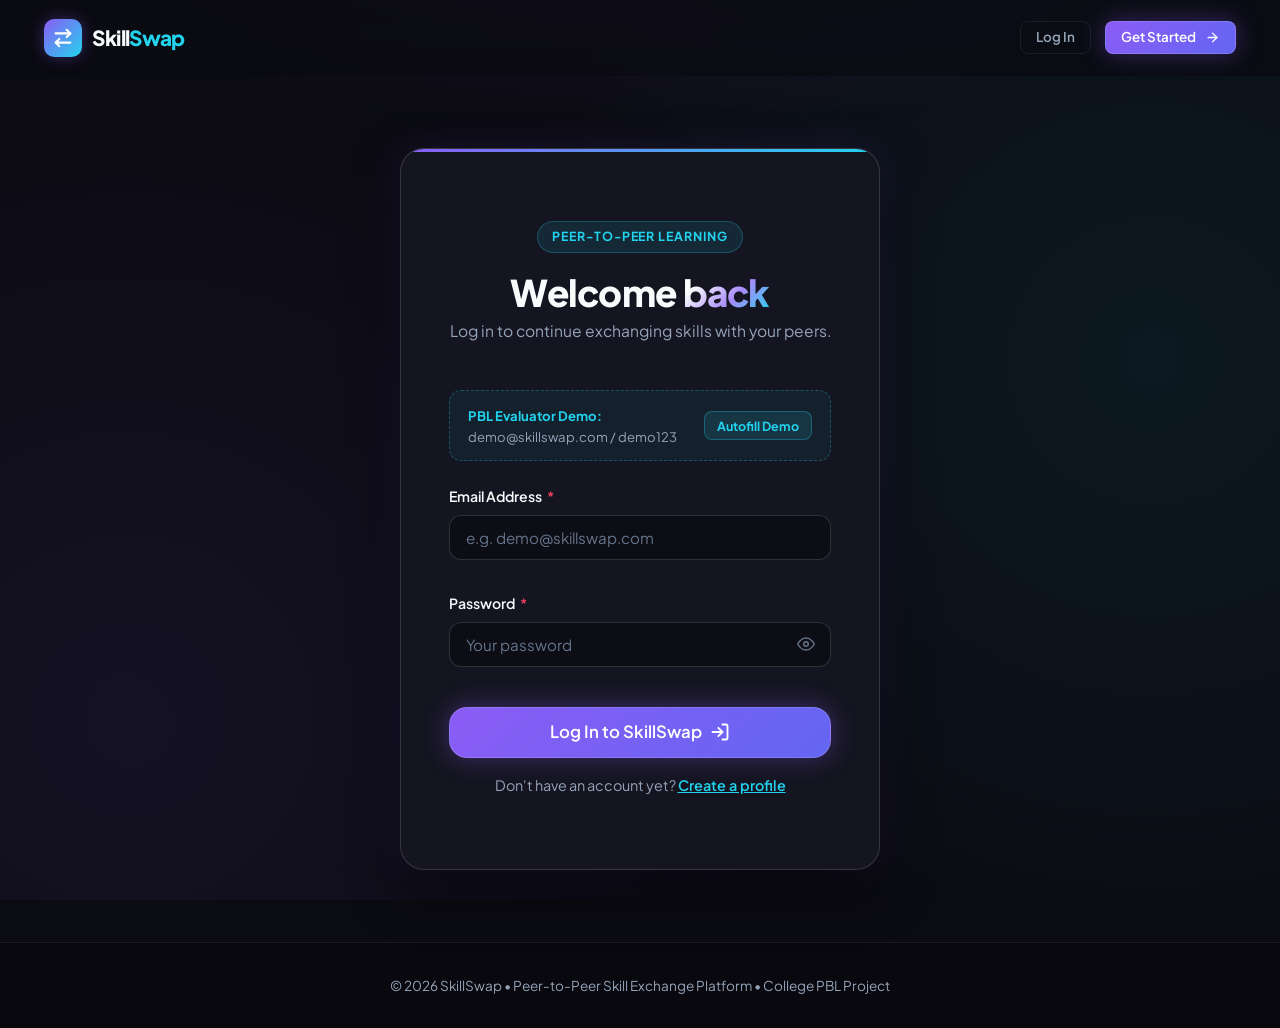
<file: pages/requests.html>
<!DOCTYPE html>
<html lang="en">
<head>
  <meta charset="UTF-8">
  <meta name="viewport" content="width=device-width, initial-scale=1.0">
  <meta name="description" content="Manage your incoming and outgoing SkillSwap skill exchange proposals and accepted connections.">
  <meta name="theme-color" content="#0B0B12">

  <title>Swap Requests | SkillSwap</title>

  <!-- Google Fonts: Plus Jakarta Sans & JetBrains Mono -->
  <link rel="preconnect" href="https://fonts.googleapis.com">
  <link rel="preconnect" href="https://fonts.gstatic.com" crossorigin>
  <link href="https://fonts.googleapis.com/css2?family=JetBrains+Mono:wght@500;700;800&family=Plus+Jakarta+Sans:wght@400;500;600;700;800&display=swap" rel="stylesheet">

  <!-- Modular Stylesheets -->
  <link rel="stylesheet" href="../css/style.css">
  <link rel="stylesheet" href="../css/components.css">
  <link rel="stylesheet" href="../css/responsive.css">
</head>
<body>

  <!-- Accessible Skip Link -->
  <a href="#requests-main-content" class="skip-link">Skip to swap requests content</a>

  <!-- Header -->
  <header class="site-header" role="banner">
    <div class="container nav-container">
      <a href="../index.html" class="brand-logo" aria-label="SkillSwap Home">
        <div class="logo-icon-wrap" aria-hidden="true">
          <svg width="22" height="22" viewBox="0 0 24 24" fill="none" stroke="#FFFFFF" stroke-width="2.3" stroke-linecap="round" stroke-linejoin="round">
            <path d="M16 3l4 4-4 4"></path>
            <path d="M20 7H4"></path>
            <path d="M8 21l-4-4 4-4"></path>
            <path d="M4 17h16"></path>
          </svg>
        </div>
        <div class="brand-name"><span>Skill</span><span>Swap</span></div>
      </a>

      <!-- Desktop Navigation Menu -->
      <nav class="desktop-nav" aria-label="Main Navigation">
        <a href="../index.html" class="nav-link">Home</a>
        <a href="explore.html" class="nav-link">Explore Skills</a>
        <a href="matches.html" class="nav-link">Find Matches</a>
        <a href="requests.html" class="nav-link active">Requests</a>
        <a href="dashboard.html" class="nav-link">Dashboard</a>
        <a href="profile.html" class="nav-link">My Profile</a>
      </nav>

      <!-- Desktop Nav Actions (Auth-aware dynamically synchronized) -->
      <div class="nav-actions">
        <a href="dashboard.html" class="btn btn-outline btn-sm">Dashboard</a>
        <a href="profile.html" class="btn btn-secondary btn-sm">My Profile</a>
      </div>

      <!-- Mobile Hamburger Toggle Button -->
      <button class="nav-toggle-btn" type="button" aria-label="Toggle navigation menu" aria-expanded="false" aria-controls="mobile-nav">
        <span class="hamburger-line" aria-hidden="true"></span>
        <span class="hamburger-line" aria-hidden="true"></span>
        <span class="hamburger-line" aria-hidden="true"></span>
      </button>
    </div>
  </header>

  <!-- Mobile Drawer -->
  <div class="mobile-nav-overlay" aria-hidden="true"></div>
  <aside id="mobile-nav" class="mobile-nav-drawer" aria-label="Mobile Navigation Drawer">
    <nav class="mobile-nav-list">
      <a href="../index.html" class="mobile-nav-link">
        <span>Home</span>
        <svg width="16" height="16" viewBox="0 0 24 24" fill="none" stroke="currentColor" stroke-width="2"><polyline points="9 18 15 12 9 6"></polyline></svg>
      </a>
      <a href="explore.html" class="mobile-nav-link">
        <span>Explore Skills</span>
        <svg width="16" height="16" viewBox="0 0 24 24" fill="none" stroke="currentColor" stroke-width="2"><polyline points="9 18 15 12 9 6"></polyline></svg>
      </a>
      <a href="matches.html" class="mobile-nav-link">
        <span>Find Matches</span>
        <svg width="16" height="16" viewBox="0 0 24 24" fill="none" stroke="currentColor" stroke-width="2"><polyline points="9 18 15 12 9 6"></polyline></svg>
      </a>
      <a href="requests.html" class="mobile-nav-link active">
        <span>Swap Requests</span>
        <svg width="16" height="16" viewBox="0 0 24 24" fill="none" stroke="currentColor" stroke-width="2"><polyline points="9 18 15 12 9 6"></polyline></svg>
      </a>
      <a href="dashboard.html" class="mobile-nav-link">
        <span>Dashboard</span>
        <svg width="16" height="16" viewBox="0 0 24 24" fill="none" stroke="currentColor" stroke-width="2"><polyline points="9 18 15 12 9 6"></polyline></svg>
      </a>
      <a href="profile.html" class="mobile-nav-link">
        <span>My Profile</span>
        <svg width="16" height="16" viewBox="0 0 24 24" fill="none" stroke="currentColor" stroke-width="2"><polyline points="9 18 15 12 9 6"></polyline></svg>
      </a>
    </nav>
    <div class="mobile-nav-actions">
      <a href="dashboard.html" class="btn btn-outline btn-block">Dashboard</a>
      <a href="profile.html" class="btn btn-secondary btn-block">My Profile</a>
    </div>
  </aside>

  <!-- Main Requests Page Container -->
  <main id="requests-main-content" class="container requests-page-wrapper">

    <!-- 1. Page Header Section -->
    <section class="requests-header-section" aria-labelledby="requests-heading">
      <div class="auth-badge" style="margin-bottom: 0.85rem;">
        <svg width="14" height="14" viewBox="0 0 24 24" fill="none" stroke="currentColor" stroke-width="2.5" aria-hidden="true">
          <path d="M16 3l4 4-4 4"></path>
          <path d="M20 7H4"></path>
          <path d="M8 21l-4-4 4-4"></path>
          <path d="M4 17h16"></path>
        </svg>
        <span>Peer Exchange Hub</span>
      </div>
      <h1 id="requests-heading" class="section-title">
        Swap <span class="gradient-text">Requests</span>
      </h1>
      <p class="section-subtitle" style="max-width: 620px; margin: 0 auto;">
        Manage incoming and outgoing skill exchange requests. Connect with peers who share mutual learning goals.
      </p>
    </section>

    <!-- 2. Requests Navigation Tabs (Incoming, Sent, Connections) -->
    <div class="requests-tabs-nav" role="tablist" aria-label="Swap requests and connections tabs">
      <button 
        type="button" 
        class="requests-tab-btn active" 
        data-tab="incoming" 
        role="tab" 
        aria-selected="true" 
        aria-controls="panel-incoming"
      >
        <span>Incoming</span>
        <span id="badge-incoming-count" class="tab-badge tab-badge-amber">0</span>
      </button>

      <button 
        type="button" 
        class="requests-tab-btn" 
        data-tab="sent" 
        role="tab" 
        aria-selected="false" 
        aria-controls="panel-sent"
      >
        <span>Sent</span>
        <span id="badge-sent-count" class="tab-badge">0</span>
      </button>

      <button 
        type="button" 
        class="requests-tab-btn" 
        data-tab="connections" 
        role="tab" 
        aria-selected="false" 
        aria-controls="panel-connections"
      >
        <span>Your Connections</span>
        <span id="badge-connections-count" class="tab-badge tab-badge-cyan">0</span>
      </button>
    </div>

    <!-- 3. Tab Panel: Incoming Requests -->
    <section 
      id="panel-incoming" 
      class="requests-tab-panel active" 
      role="tabpanel" 
      aria-labelledby="tab-incoming"
    >
      <div id="incoming-cards-grid" class="requests-cards-grid">
        <!-- Populated dynamically by requests-page.js -->
      </div>

      <!-- Empty State for Incoming -->
      <div id="incoming-empty-state" class="empty-state-box" style="display: none;" role="region" aria-label="No incoming requests">
        <div class="empty-state-icon" aria-hidden="true">
          <svg width="32" height="32" viewBox="0 0 24 24" fill="none" stroke="currentColor" stroke-width="2" stroke-linecap="round" stroke-linejoin="round">
            <polyline points="22 12 16 12 14 15 10 15 8 12 2 12"></polyline>
            <path d="M5.45 5.11L2 12v6a2 2 0 0 0 2 2h16a2 2 0 0 0 2-2v-6l-3.45-6.89A2 2 0 0 0 16.76 4H7.24a2 2 0 0 0-1.79 1.11z"></path>
          </svg>
        </div>
        <h2 class="empty-state-title">No incoming requests</h2>
        <p class="empty-state-desc">
          Matched with someone? Send them a swap request to start learning together, or explore peers offering skills you seek.
        </p>
        <div style="display: flex; gap: 0.75rem; flex-wrap: wrap; justify-content: center; margin-top: 0.5rem;">
          <a href="matches.html" class="btn btn-primary btn-sm">Find Matches</a>
          <a href="explore.html" class="btn btn-secondary btn-sm">Explore Skills</a>
        </div>
      </div>
    </section>

    <!-- 4. Tab Panel: Sent Requests -->
    <section 
      id="panel-sent" 
      class="requests-tab-panel" 
      role="tabpanel" 
      aria-labelledby="tab-sent"
    >
      <div id="sent-cards-grid" class="requests-cards-grid">
        <!-- Populated dynamically by requests-page.js -->
      </div>

      <!-- Empty State for Sent -->
      <div id="sent-empty-state" class="empty-state-box" style="display: none;" role="region" aria-label="No sent requests">
        <div class="empty-state-icon" aria-hidden="true">
          <svg width="32" height="32" viewBox="0 0 24 24" fill="none" stroke="currentColor" stroke-width="2" stroke-linecap="round" stroke-linejoin="round">
            <line x1="22" y1="2" x2="11" y2="13"></line>
            <polygon points="22 2 15 22 11 13 2 9 22 2"></polygon>
          </svg>
        </div>
        <h2 class="empty-state-title">You haven't sent any requests yet</h2>
        <p class="empty-state-desc">
          Discover students whose skills match your learning wishlist and propose a mutual exchange session.
        </p>
        <div style="display: flex; gap: 0.75rem; flex-wrap: wrap; justify-content: center; margin-top: 0.5rem;">
          <a href="matches.html" class="btn btn-primary btn-sm">Explore Matches</a>
          <a href="explore.html" class="btn btn-secondary btn-sm">Browse Directory</a>
        </div>
      </div>
    </section>

    <!-- 5. Tab Panel: Connections -->
    <section 
      id="panel-connections" 
      class="requests-tab-panel" 
      role="tabpanel" 
      aria-labelledby="tab-connections"
    >
      <div id="connections-cards-grid" class="requests-cards-grid">
        <!-- Populated dynamically by requests-page.js -->
      </div>

      <!-- Empty State for Connections -->
      <div id="connections-empty-state" class="empty-state-box" style="display: none;" role="region" aria-label="No connections yet">
        <div class="empty-state-icon" aria-hidden="true" style="background: rgba(34, 211, 238, 0.12); color: var(--secondary-light); border-color: rgba(34, 211, 238, 0.25);">
          <svg width="32" height="32" viewBox="0 0 24 24" fill="none" stroke="currentColor" stroke-width="2" stroke-linecap="round" stroke-linejoin="round">
            <path d="M17 21v-2a4 4 0 0 0-4-4H5a4 4 0 0 0-4 4v2"></path>
            <circle cx="9" cy="7" r="4"></circle>
            <path d="M23 21v-2a4 4 0 0 0-3-3.87"></path>
            <path d="M16 3.13a4 4 0 0 1 0 7.75"></path>
          </svg>
        </div>
        <h2 class="empty-state-title">No connections yet</h2>
        <p class="empty-state-desc">
          Accept an incoming swap request or send proposals to peers to start building your exchange network.
        </p>
        <div style="display: flex; gap: 0.75rem; flex-wrap: wrap; justify-content: center; margin-top: 0.5rem;">
          <a href="matches.html" class="btn btn-primary btn-sm">Find Matches</a>
          <a href="profile.html" class="btn btn-secondary btn-sm">Edit Skills</a>
        </div>
      </div>
    </section>

  </main>

  <!-- 6. Accessible Reject Confirmation Modal Dialog -->
  <div id="reject-confirm-modal" class="match-modal-overlay" role="dialog" aria-modal="true" aria-labelledby="reject-modal-title" aria-hidden="true">
    <div class="match-modal-dialog confirm-modal-box">
      <div class="modal-dialog-header">
        <div style="display: flex; align-items: center; gap: 0.75rem;">
          <div class="toast-icon toast-icon-info" style="background: rgba(239, 68, 68, 0.18); color: var(--danger); width: 32px; height: 32px;" aria-hidden="true">
            <svg width="18" height="18" viewBox="0 0 24 24" fill="none" stroke="currentColor" stroke-width="2.3" stroke-linecap="round" stroke-linejoin="round">
              <circle cx="12" cy="12" r="10"></circle>
              <line x1="15" y1="9" x2="9" y2="15"></line>
              <line x1="9" y1="9" x2="15" y2="15"></line>
            </svg>
          </div>
          <h2 id="reject-modal-title" class="match-peer-name" style="margin-bottom: 0;">Reject Swap Request</h2>
        </div>
        <button type="button" id="reject-modal-close-btn" class="modal-close-button" aria-label="Close reject confirmation dialog">
          <svg width="20" height="20" viewBox="0 0 24 24" fill="none" stroke="currentColor" stroke-width="2.2" stroke-linecap="round" stroke-linejoin="round">
            <line x1="18" y1="6" x2="6" y2="18"></line>
            <line x1="6" y1="6" x2="18" y2="18"></line>
          </svg>
        </button>
      </div>
      <div class="modal-dialog-body" style="gap: 1rem;">
        <p style="font-size: 0.92rem; color: var(--text-secondary); line-height: 1.5; margin: 0;">
          Are you sure you want to decline this skill exchange request from <strong id="reject-modal-sender-name" style="color: var(--text-primary);">Peer</strong>?
        </p>
        <p style="font-size: 0.82rem; color: var(--text-muted); line-height: 1.45; margin: 0;">
          This request will be marked as rejected. No connection will be created. The sender may send another proposal later if skills align.
        </p>
      </div>
      <div class="modal-dialog-footer">
        <button type="button" id="reject-modal-cancel-btn" class="btn btn-outline btn-sm">Cancel</button>
        <button type="button" id="reject-modal-confirm-btn" class="btn btn-sm" style="background: var(--danger); color: #FFFFFF; border-color: var(--danger);">
          <span>Reject Request</span>
        </button>
      </div>
    </div>
  </div>

  <!-- Footer -->
  <footer class="site-footer" style="padding: 2.5rem 0; margin-top: auto;" role="contentinfo">
    <div class="container footer-bottom" style="border-top: none; padding-top: 0; justify-content: center; text-align: center;">
      <p>© 2026 SkillSwap • Peer-to-Peer Skill Exchange Platform • College PBL Project</p>
    </div>
  </footer>

  <!-- Scripts -->
  <script src="../js/data.js"></script>
  <script src="../js/auth.js"></script>
  <script src="../js/matches.js"></script>
  <script src="../js/requests.js"></script>
  <script src="../js/requests-page.js"></script>
</body>
</html>
</file>
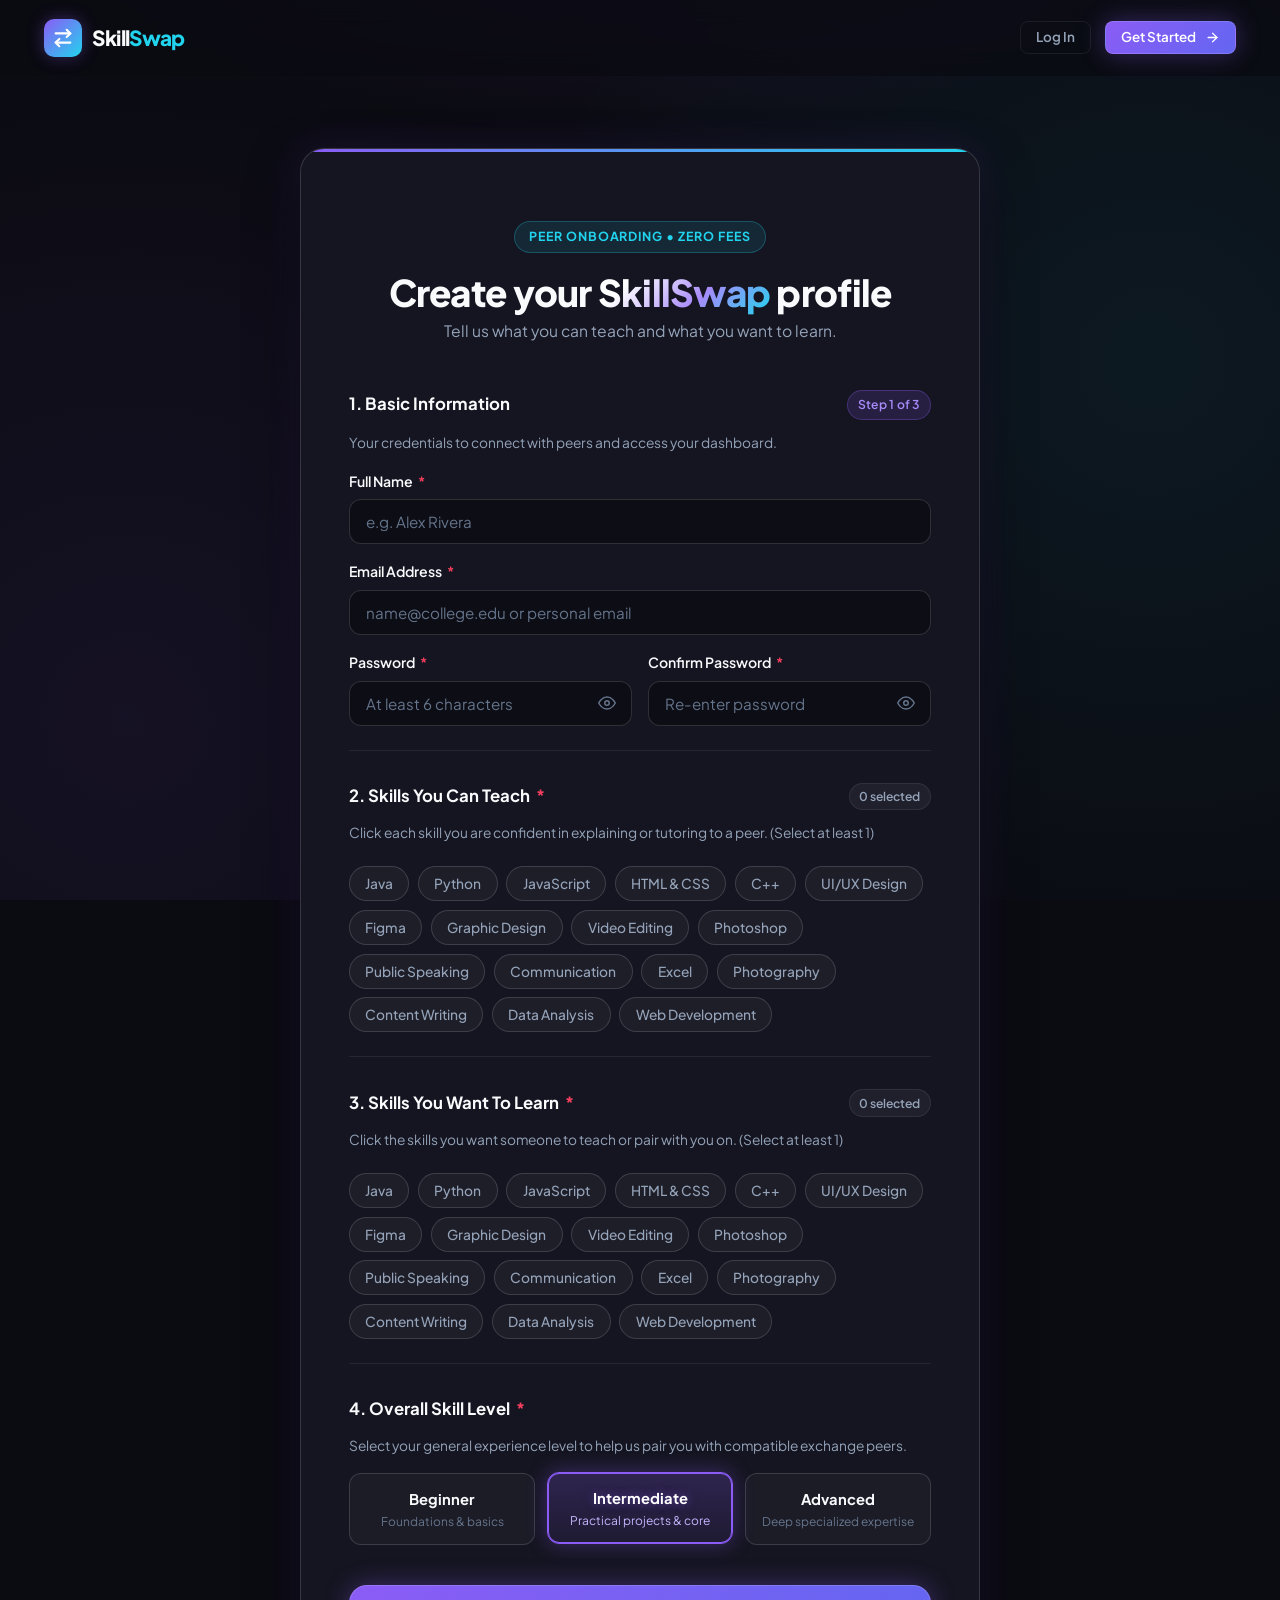
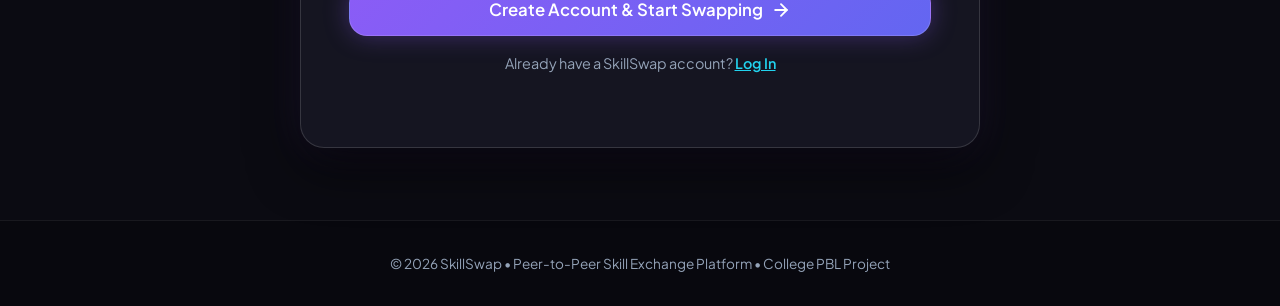
<file: pages/signup.html>
<!DOCTYPE html>
<html lang="en">
<head>
  <meta charset="UTF-8">
  <meta name="viewport" content="width=device-width, initial-scale=1.0">
  <meta name="description" content="Create your SkillSwap profile. Select the skills you can teach and what you want to learn to connect with peer matches.">
  <meta name="theme-color" content="#0B0B12">

  <title>Create Your Profile | SkillSwap</title>

  <!-- Google Fonts: Plus Jakarta Sans & JetBrains Mono -->
  <link rel="preconnect" href="https://fonts.googleapis.com">
  <link rel="preconnect" href="https://fonts.gstatic.com" crossorigin>
  <link href="https://fonts.googleapis.com/css2?family=JetBrains+Mono:wght@500;700&family=Plus+Jakarta+Sans:wght@400;500;600;700;800&display=swap" rel="stylesheet">

  <!-- Modular Stylesheets -->
  <link rel="stylesheet" href="../css/style.css">
  <link rel="stylesheet" href="../css/components.css">
  <link rel="stylesheet" href="../css/responsive.css">
</head>
<body>

  <!-- Accessible Skip Link -->
  <a href="#signup-form" class="skip-link">Skip to registration form</a>

  <!-- Header -->
  <header class="site-header" role="banner">
    <div class="container nav-container">
      <a href="../index.html" class="brand-logo" aria-label="SkillSwap Home">
        <div class="logo-icon-wrap" aria-hidden="true">
          <svg width="22" height="22" viewBox="0 0 24 24" fill="none" stroke="#FFFFFF" stroke-width="2.3" stroke-linecap="round" stroke-linejoin="round">
            <path d="M16 3l4 4-4 4"></path>
            <path d="M20 7H4"></path>
            <path d="M8 21l-4-4 4-4"></path>
            <path d="M4 17h16"></path>
          </svg>
        </div>
        <div class="brand-name"><span>Skill</span><span>Swap</span></div>
      </a>

      <div class="nav-actions">
        <a href="login.html" class="btn btn-outline btn-sm">Log In</a>
        <a href="../index.html" class="btn btn-secondary btn-sm">← Back to Home</a>
      </div>
    </div>
  </header>

  <!-- Main Sign-Up Container -->
  <main class="container auth-page-wrapper">
    <div class="auth-card">
      <div class="auth-header">
        <div class="auth-badge">
          <span>Peer Onboarding • Zero Fees</span>
        </div>
        <h1 class="auth-title">Create your <span class="gradient-text">SkillSwap</span> profile</h1>
        <p class="auth-subtitle">Tell us what you can teach and what you want to learn.</p>
      </div>

      <!-- Top Global Error Alert Banner -->
      <div id="signup-alert-banner" class="alert-banner alert-banner-error" role="alert" aria-live="polite">
        <svg width="18" height="18" viewBox="0 0 24 24" fill="none" stroke="currentColor" stroke-width="2" stroke-linecap="round" stroke-linejoin="round" aria-hidden="true">
          <circle cx="12" cy="12" r="10"></circle>
          <line x1="12" y1="8" x2="12" y2="12"></line>
          <line x1="12" y1="16" x2="12.01" y2="16"></line>
        </svg>
        <span id="signup-alert-text">Please correct the errors in the form before submitting.</span>
      </div>

      <!-- Sign-Up Multi-Section Form -->
      <form id="signup-form" class="auth-form" novalidate>
        
        <!-- SECTION 1: Basic Information -->
        <section class="form-section" aria-labelledby="section-basic-title">
          <div class="form-section-title" id="section-basic-title">
            <span>1. Basic Information</span>
            <span class="badge badge-purple">Step 1 of 3</span>
          </div>
          <p class="form-section-desc">Your credentials to connect with peers and access your dashboard.</p>

          <div class="form-group">
            <label for="fullname" class="form-label">
              <span>Full Name <span class="form-label-required" aria-hidden="true">*</span></span>
            </label>
            <div class="form-input-wrap">
              <input 
                type="text" 
                id="fullname" 
                name="fullname" 
                class="form-input" 
                placeholder="e.g. Alex Rivera" 
                autocomplete="name"
                required
              >
            </div>
            <div id="fullname-error" class="form-error" role="alert">Please enter your full name.</div>
          </div>

          <div class="form-group">
            <label for="email" class="form-label">
              <span>Email Address <span class="form-label-required" aria-hidden="true">*</span></span>
            </label>
            <div class="form-input-wrap">
              <input 
                type="email" 
                id="email" 
                name="email" 
                class="form-input" 
                placeholder="name@college.edu or personal email" 
                autocomplete="email"
                required
              >
            </div>
            <div id="email-error" class="form-error" role="alert">Please enter a valid email address.</div>
          </div>

          <div class="form-grid-2">
            <!-- Password Field -->
            <div class="form-group">
              <label for="password" class="form-label">
                <span>Password <span class="form-label-required" aria-hidden="true">*</span></span>
              </label>
              <div class="form-input-wrap">
                <input 
                  type="password" 
                  id="password" 
                  name="password" 
                  class="form-input form-input-password" 
                  placeholder="At least 6 characters" 
                  autocomplete="new-password"
                  required
                >
                <button 
                  type="button" 
                  class="password-toggle-btn js-toggle-pwd" 
                  data-target="password" 
                  aria-label="Show password"
                  title="Toggle password visibility"
                >
                  <!-- Eye Open Icon -->
                  <svg class="icon-eye-open" width="18" height="18" viewBox="0 0 24 24" fill="none" stroke="currentColor" stroke-width="2" stroke-linecap="round" stroke-linejoin="round" aria-hidden="true">
                    <path d="M1 12s4-8 11-8 11 8 11 8-4 8-11 8-11-8-11-8z"></path>
                    <circle cx="12" cy="12" r="3"></circle>
                  </svg>
                  <!-- Eye Closed Icon -->
                  <svg class="icon-eye-closed" style="display: none;" width="18" height="18" viewBox="0 0 24 24" fill="none" stroke="currentColor" stroke-width="2" stroke-linecap="round" stroke-linejoin="round" aria-hidden="true">
                    <path d="M17.94 17.94A10.07 10.07 0 0 1 12 20c-7 0-11-8-11-8a18.45 18.45 0 0 1 5.06-5.94M9.9 4.24A9.12 9.12 0 0 1 12 4c7 0 11 8 11 8a18.5 18.5 0 0 1-2.16 3.19m-6.72-1.07a3 3 0 1 1-4.24-4.24"></path>
                    <line x1="1" y1="1" x2="23" y2="23"></line>
                  </svg>
                </button>
              </div>
              <div id="password-error" class="form-error" role="alert">Password must be at least 6 characters.</div>
            </div>

            <!-- Confirm Password Field -->
            <div class="form-group">
              <label for="confirm-password" class="form-label">
                <span>Confirm Password <span class="form-label-required" aria-hidden="true">*</span></span>
              </label>
              <div class="form-input-wrap">
                <input 
                  type="password" 
                  id="confirm-password" 
                  name="confirmPassword" 
                  class="form-input form-input-password" 
                  placeholder="Re-enter password" 
                  autocomplete="new-password"
                  required
                >
                <button 
                  type="button" 
                  class="password-toggle-btn js-toggle-pwd" 
                  data-target="confirm-password" 
                  aria-label="Show password"
                  title="Toggle password visibility"
                >
                  <svg class="icon-eye-open" width="18" height="18" viewBox="0 0 24 24" fill="none" stroke="currentColor" stroke-width="2" stroke-linecap="round" stroke-linejoin="round" aria-hidden="true">
                    <path d="M1 12s4-8 11-8 11 8 11 8-4 8-11 8-11-8-11-8z"></path>
                    <circle cx="12" cy="12" r="3"></circle>
                  </svg>
                  <svg class="icon-eye-closed" style="display: none;" width="18" height="18" viewBox="0 0 24 24" fill="none" stroke="currentColor" stroke-width="2" stroke-linecap="round" stroke-linejoin="round" aria-hidden="true">
                    <path d="M17.94 17.94A10.07 10.07 0 0 1 12 20c-7 0-11-8-11-8a18.45 18.45 0 0 1 5.06-5.94M9.9 4.24A9.12 9.12 0 0 1 12 4c7 0 11 8 11 8a18.5 18.5 0 0 1-2.16 3.19m-6.72-1.07a3 3 0 1 1-4.24-4.24"></path>
                    <line x1="1" y1="1" x2="23" y2="23"></line>
                  </svg>
                </button>
              </div>
              <div id="confirm-password-error" class="form-error" role="alert">Passwords do not match.</div>
            </div>
          </div>
        </section>

        <!-- SECTION 2: Skills You Can Teach -->
        <section class="form-section" aria-labelledby="section-teach-title">
          <div class="form-section-title" id="section-teach-title">
            <span>2. Skills You Can Teach <span class="form-label-required" aria-hidden="true">*</span></span>
            <span id="teach-counter" class="skill-counter-badge">0 selected</span>
          </div>
          <p class="form-section-desc">Click each skill you are confident in explaining or tutoring to a peer. (Select at least 1)</p>

          <div class="skill-selector-container">
            <div id="teach-skills-catalog" class="skill-chips-catalog" role="group" aria-label="Skills you can teach">
              <!-- Dynamically populated or rendered chips -->
            </div>
            <div id="teach-skills-error" class="form-error" role="alert">Please select at least one skill you can teach.</div>
          </div>
        </section>

        <!-- SECTION 3: Skills You Want To Learn -->
        <section class="form-section" aria-labelledby="section-learn-title">
          <div class="form-section-title" id="section-learn-title">
            <span>3. Skills You Want To Learn <span class="form-label-required" aria-hidden="true">*</span></span>
            <span id="learn-counter" class="skill-counter-badge">0 selected</span>
          </div>
          <p class="form-section-desc">Click the skills you want someone to teach or pair with you on. (Select at least 1)</p>

          <div class="skill-selector-container">
            <div id="learn-skills-catalog" class="skill-chips-catalog" role="group" aria-label="Skills you want to learn">
              <!-- Dynamically populated or rendered chips -->
            </div>
            <div id="learn-skills-error" class="form-error" role="alert">Please select at least one skill you want to learn.</div>
          </div>
        </section>

        <!-- SECTION 4: Skill Level -->
        <section class="form-section" aria-labelledby="section-level-title">
          <div class="form-section-title" id="section-level-title">
            <span>4. Overall Skill Level <span class="form-label-required" aria-hidden="true">*</span></span>
          </div>
          <p class="form-section-desc">Select your general experience level to help us pair you with compatible exchange peers.</p>

          <div class="level-pill-group" role="radiogroup" aria-labelledby="section-level-title">
            <label class="level-pill-label">
              <input type="radio" name="skillLevel" value="Beginner" class="level-pill-input">
              <span class="level-title">Beginner</span>
              <span class="level-desc">Foundations & basics</span>
            </label>

            <label class="level-pill-label">
              <input type="radio" name="skillLevel" value="Intermediate" class="level-pill-input" checked>
              <span class="level-title">Intermediate</span>
              <span class="level-desc">Practical projects & core</span>
            </label>

            <label class="level-pill-label">
              <input type="radio" name="skillLevel" value="Advanced" class="level-pill-input">
              <span class="level-title">Advanced</span>
              <span class="level-desc">Deep specialized expertise</span>
            </label>
          </div>
        </section>

        <!-- Submit & Navigation Action -->
        <div style="display: flex; flex-direction: column; gap: 1rem; margin-top: 0.5rem;">
          <button type="submit" id="signup-submit-btn" class="btn btn-primary btn-lg btn-primary-glow btn-block">
            <span>Create Account & Start Swapping</span>
            <svg viewBox="0 0 24 24" fill="none" stroke="currentColor" stroke-width="2.2" stroke-linecap="round" stroke-linejoin="round" aria-hidden="true">
              <line x1="5" y1="12" x2="19" y2="12"></line>
              <polyline points="12 5 19 12 12 19"></polyline>
            </svg>
          </button>

          <p style="text-align: center; font-size: 0.9rem; color: var(--text-secondary);">
            Already have a SkillSwap account? 
            <a href="login.html" style="color: var(--secondary); font-weight: 600; text-decoration: underline;">Log In</a>
          </p>
        </div>

      </form>
    </div>
  </main>

  <!-- Footer -->
  <footer class="site-footer" style="padding: 2rem 0; margin-top: auto;">
    <div class="container footer-bottom" style="border-top: none; padding-top: 0; justify-content: center; text-align: center;">
      <p>© 2026 SkillSwap • Peer-to-Peer Skill Exchange Platform • College PBL Project</p>
    </div>
  </footer>

  <!-- Scripts -->
  <script src="../js/data.js"></script>
  <script src="../js/auth.js"></script>
  <script>
    document.addEventListener('DOMContentLoaded', () => {
      // 1. Guard: If already logged in, redirect to dashboard
      SkillSwapAuth.redirectIfLoggedIn('dashboard.html');

      // State tracking for selected skills (using Sets to guarantee no duplicates)
      const selectedTeachSkills = new Set();
      const selectedLearnSkills = new Set();

      const skillCatalog = (window.SkillSwapData && window.SkillSwapData.allSkills) || [
        'Java', 'Python', 'JavaScript', 'HTML & CSS', 'C++', 'UI/UX Design',
        'Figma', 'Graphic Design', 'Video Editing', 'Photoshop', 'Public Speaking',
        'Communication', 'Excel', 'Photography', 'Content Writing'
      ];

      const teachCatalogEl = document.getElementById('teach-skills-catalog');
      const learnCatalogEl = document.getElementById('learn-skills-catalog');
      const teachCounterEl = document.getElementById('teach-counter');
      const learnCounterEl = document.getElementById('learn-counter');

      // 2. Render Modern Skill-Chips
      function renderSkillChips(container, type, selectedSet, counterEl) {
        container.innerHTML = '';
        skillCatalog.forEach(skill => {
          const btn = document.createElement('button');
          btn.type = 'button';
          btn.className = 'skill-chip-btn';
          btn.setAttribute('data-skill', skill);
          btn.setAttribute('aria-pressed', 'false');

          btn.innerHTML = `
            <svg class="chip-icon" viewBox="0 0 24 24" fill="none" stroke="currentColor" stroke-width="2.5" stroke-linecap="round" stroke-linejoin="round" aria-hidden="true">
              <polyline points="20 6 9 17 4 12"></polyline>
            </svg>
            <span>${skill}</span>
          `;

          btn.addEventListener('click', () => {
            const isSelected = selectedSet.has(skill);
            if (isSelected) {
              selectedSet.delete(skill);
              btn.classList.remove(type === 'teach' ? 'is-selected-teach' : 'is-selected-learn');
              btn.setAttribute('aria-pressed', 'false');
            } else {
              selectedSet.add(skill);
              btn.classList.add(type === 'teach' ? 'is-selected-teach' : 'is-selected-learn');
              btn.setAttribute('aria-pressed', 'true');
            }

            // Update counter
            const count = selectedSet.size;
            counterEl.textContent = `${count} selected`;
            if (count > 0) {
              counterEl.classList.add('has-selected');
              // Clear inline error if any
              document.getElementById(`${type}-skills-error`).classList.remove('visible');
            } else {
              counterEl.classList.remove('has-selected');
            }
          });

          container.appendChild(btn);
        });
      }

      renderSkillChips(teachCatalogEl, 'teach', selectedTeachSkills, teachCounterEl);
      renderSkillChips(learnCatalogEl, 'learn', selectedLearnSkills, learnCounterEl);

      // 3. Overall Skill Level Radio Selection Sync
      const levelLabels = document.querySelectorAll('.level-pill-label');
      function syncSkillLevelHighlight() {
        levelLabels.forEach(label => {
          const radio = label.querySelector('.level-pill-input');
          if (radio && radio.checked) {
            label.classList.add('is-selected');
          } else {
            label.classList.remove('is-selected');
          }
        });
      }
      levelLabels.forEach(label => {
        const radio = label.querySelector('.level-pill-input');
        if (radio) {
          radio.addEventListener('change', syncSkillLevelHighlight);
        }
      });
      syncSkillLevelHighlight();

      // 4. Password Show/Hide Toggle Implementation
      document.querySelectorAll('.js-toggle-pwd').forEach(toggleBtn => {
        toggleBtn.addEventListener('click', () => {
          const targetId = toggleBtn.getAttribute('data-target');
          const input = document.getElementById(targetId);
          const eyeOpen = toggleBtn.querySelector('.icon-eye-open');
          const eyeClosed = toggleBtn.querySelector('.icon-eye-closed');

          if (input.type === 'password') {
            input.type = 'text';
            eyeOpen.style.display = 'none';
            eyeClosed.style.display = 'block';
            toggleBtn.setAttribute('aria-label', 'Hide password');
          } else {
            input.type = 'password';
            eyeOpen.style.display = 'block';
            eyeClosed.style.display = 'none';
            toggleBtn.setAttribute('aria-label', 'Show password');
          }
        });
      });

      // 4. Form Validation & Submission
      const form = document.getElementById('signup-form');
      const fullnameInput = document.getElementById('fullname');
      const emailInput = document.getElementById('email');
      const passwordInput = document.getElementById('password');
      const confirmPasswordInput = document.getElementById('confirm-password');

      const alertBanner = document.getElementById('signup-alert-banner');
      const alertText = document.getElementById('signup-alert-text');

      // Helper function to set inline error
      function setFieldError(input, errorEl, message) {
        if (input) input.classList.add('is-invalid');
        if (errorEl) {
          errorEl.textContent = message;
          errorEl.classList.add('visible');
        }
      }

      function clearFieldError(input, errorEl) {
        if (input) input.classList.remove('is-invalid');
        if (errorEl) errorEl.classList.remove('visible');
      }

      // Live validation clearing on input
      fullnameInput.addEventListener('input', () => clearFieldError(fullnameInput, document.getElementById('fullname-error')));
      emailInput.addEventListener('input', () => clearFieldError(emailInput, document.getElementById('email-error')));
      passwordInput.addEventListener('input', () => clearFieldError(passwordInput, document.getElementById('password-error')));
      confirmPasswordInput.addEventListener('input', () => clearFieldError(confirmPasswordInput, document.getElementById('confirm-password-error')));

      form.addEventListener('submit', (e) => {
        e.preventDefault();
        alertBanner.classList.remove('visible');

        let isValid = true;

        // Validate Name
        const nameVal = fullnameInput.value.trim();
        if (!nameVal) {
          setFieldError(fullnameInput, document.getElementById('fullname-error'), 'Please enter your full name.');
          isValid = false;
        } else {
          clearFieldError(fullnameInput, document.getElementById('fullname-error'));
        }

        // Validate Email
        const emailVal = emailInput.value.trim();
        const emailRegex = /^[^\s@]+@[^\s@]+\.[^\s@]+$/;
        if (!emailVal || !emailRegex.test(emailVal)) {
          setFieldError(emailInput, document.getElementById('email-error'), 'Please enter a valid email address.');
          isValid = false;
        } else {
          clearFieldError(emailInput, document.getElementById('email-error'));
        }

        // Validate Password
        const pwdVal = passwordInput.value;
        if (!pwdVal || pwdVal.length < 6) {
          setFieldError(passwordInput, document.getElementById('password-error'), 'Password must be at least 6 characters long.');
          isValid = false;
        } else {
          clearFieldError(passwordInput, document.getElementById('password-error'));
        }

        // Validate Confirm Password
        const confirmVal = confirmPasswordInput.value;
        if (confirmVal !== pwdVal) {
          setFieldError(confirmPasswordInput, document.getElementById('confirm-password-error'), 'Passwords do not match.');
          isValid = false;
        } else {
          clearFieldError(confirmPasswordInput, document.getElementById('confirm-password-error'));
        }

        // Validate Teaching Skills
        if (selectedTeachSkills.size === 0) {
          const teachErr = document.getElementById('teach-skills-error');
          teachErr.classList.add('visible');
          isValid = false;
        } else {
          document.getElementById('teach-skills-error').classList.remove('visible');
        }

        // Validate Learning Skills
        if (selectedLearnSkills.size === 0) {
          const learnErr = document.getElementById('learn-skills-error');
          learnErr.classList.add('visible');
          isValid = false;
        } else {
          document.getElementById('learn-skills-error').classList.remove('visible');
        }

        if (!isValid) {
          alertText.textContent = 'Please correct the highlighted fields before proceeding.';
          alertBanner.classList.add('visible');
          // Scroll up slightly to view errors if needed
          window.scrollTo({ top: 100, behavior: 'smooth' });
          return;
        }

        // Selected skill level
        const levelInput = form.querySelector('input[name="skillLevel"]:checked');
        const skillLevel = levelInput ? levelInput.value : 'Intermediate';

        // Register user via SkillSwapAuth
        const regResult = SkillSwapAuth.registerUser({
          name: nameVal,
          email: emailVal,
          password: pwdVal,
          teachSkills: Array.from(selectedTeachSkills),
          learnSkills: Array.from(selectedLearnSkills),
          skillLevel: skillLevel
        });

        if (!regResult.success) {
          if (regResult.message && regResult.message.toLowerCase().includes('email')) {
            setFieldError(emailInput, document.getElementById('email-error'), regResult.message);
          }
          alertText.textContent = regResult.message || 'Registration failed.';
          alertBanner.classList.add('visible');
          return;
        }

        // Success Feedback & Redirect
        alertBanner.className = 'alert-banner alert-banner-success visible';
        alertBanner.innerHTML = `
          <svg width="18" height="18" viewBox="0 0 24 24" fill="none" stroke="currentColor" stroke-width="2.5" stroke-linecap="round" stroke-linejoin="round">
            <polyline points="20 6 9 17 4 12"></polyline>
          </svg>
          <span>Welcome, ${regResult.user.name}! Your profile was created. Redirecting to your dashboard...</span>
        `;

        const submitBtn = document.getElementById('signup-submit-btn');
        submitBtn.disabled = true;
        submitBtn.innerHTML = `<span>Redirecting...</span>`;

        setTimeout(() => {
          window.location.href = 'dashboard.html';
        }, 800);
      });
    });
  </script>
</body>
</html>
</file>
<file: css/style.css>
/* ==========================================================================
   SkillSwap - Peer-to-Peer Skill Exchange Platform
   Main Stylesheet (css/style.css)
   Design: Premium Futuristic Dark-Mode SaaS (#0B0B12, #8B5CF6, #22D3EE)
   ========================================================================== */

/* --- Custom Properties & Theme Tokens --- */
:root {
  /* Colors */
  --bg-primary: #0B0B12;
  --bg-surface: #10101A;
  --bg-card: #151521;
  --bg-card-hover: #1B1B2C;
  --bg-card-subtle: rgba(21, 21, 33, 0.7);

  /* Primary Accent: Purple */
  --primary: #8B5CF6;
  --primary-hover: #7C3AED;
  --primary-light: #A78BFA;
  --primary-glow: rgba(139, 92, 246, 0.35);
  --primary-glow-soft: rgba(139, 92, 246, 0.15);

  /* Secondary Accent: Cyan */
  --secondary: #22D3EE;
  --secondary-hover: #06B6D4;
  --secondary-light: #67E8F9;
  --secondary-glow: rgba(34, 211, 238, 0.3);
  --secondary-glow-soft: rgba(34, 211, 238, 0.12);

  /* Functional & Status */
  --success: #10B981;
  --success-glow: rgba(16, 185, 129, 0.25);
  --warning: #F59E0B;
  --danger: #EF4444;

  /* Typography Colors */
  --text-primary: #F8FAFC;
  --text-secondary: #94A3B8;
  --text-muted: #64748B;
  --text-inverse: #0B0B12;

  /* Borders & Dividers */
  --border-subtle: rgba(255, 255, 255, 0.07);
  --border-medium: rgba(255, 255, 255, 0.14);
  --border-focus: #8B5CF6;
  --border-accent: rgba(139, 92, 246, 0.4);

  /* Glassmorphism */
  --glass-bg: rgba(21, 21, 33, 0.75);
  --glass-border: rgba(255, 255, 255, 0.08);
  --glass-blur: blur(16px);

  /* Shadows */
  --shadow-sm: 0 2px 8px rgba(0, 0, 0, 0.3);
  --shadow-md: 0 8px 24px rgba(0, 0, 0, 0.4);
  --shadow-lg: 0 16px 40px rgba(0, 0, 0, 0.6);
  --shadow-glow-purple: 0 0 35px var(--primary-glow);
  --shadow-glow-cyan: 0 0 35px var(--secondary-glow);

  /* Typography */
  --font-family: 'Plus Jakarta Sans', system-ui, -apple-system, BlinkMacSystemFont, 'Segoe UI', Roboto, Oxygen, Ubuntu, Cantarell, sans-serif;
  --font-mono: 'JetBrains Mono', 'Fira Code', monospace;

  /* Spacing Scale */
  --space-xs: 0.25rem;  /* 4px */
  --space-sm: 0.5rem;   /* 8px */
  --space-md: 1rem;     /* 16px */
  --space-lg: 1.5rem;   /* 24px */
  --space-xl: 2rem;     /* 32px */
  --space-2xl: 3rem;    /* 48px */
  --space-3xl: 4.5rem;  /* 72px */
  --space-4xl: 6rem;    /* 96px */

  /* Border Radii */
  --radius-sm: 8px;
  --radius-md: 12px;
  --radius-lg: 18px;
  --radius-xl: 24px;
  --radius-full: 9999px;

  /* Header Height */
  --header-height: 76px;

  /* Transitions */
  --transition-fast: 150ms cubic-bezier(0.4, 0, 0.2, 1);
  --transition-base: 250ms cubic-bezier(0.4, 0, 0.2, 1);
  --transition-smooth: 350ms cubic-bezier(0.16, 1, 0.3, 1);
}

/* --- Base CSS Reset & Normalization --- */
*, *::before, *::after {
  box-sizing: border-box;
  margin: 0;
  padding: 0;
}

html {
  font-size: 16px;
  scroll-behavior: smooth;
  color-scheme: dark;
}

body {
  background-color: var(--bg-primary);
  color: var(--text-primary);
  font-family: var(--font-family);
  font-size: 1rem;
  line-height: 1.6;
  min-height: 100vh;
  display: flex;
  flex-direction: column;
  overflow-x: hidden;
  -webkit-font-smoothing: antialiased;
  -moz-osx-font-smoothing: grayscale;
  background-image: 
    radial-gradient(ellipse 80% 50% at 50% -20%, rgba(139, 92, 246, 0.15), transparent 70%),
    radial-gradient(circle at 90% 40%, rgba(34, 211, 238, 0.07), transparent 50%),
    radial-gradient(circle at 10% 80%, rgba(139, 92, 246, 0.08), transparent 50%);
  background-attachment: fixed;
}

/* Accessible focus ring */
:focus-visible {
  outline: 2px solid var(--secondary);
  outline-offset: 3px;
  border-radius: var(--radius-sm);
}

/* Skip link for keyboard accessibility */
.skip-link {
  position: absolute;
  top: -60px;
  left: 20px;
  background: var(--primary);
  color: #fff;
  padding: 10px 18px;
  border-radius: var(--radius-sm);
  z-index: 10000;
  font-weight: 600;
  font-size: 0.9rem;
  text-decoration: none;
  transition: top var(--transition-fast);
}

.skip-link:focus {
  top: 15px;
}

/* Typography elements */
h1, h2, h3, h4, h5, h6 {
  color: var(--text-primary);
  font-weight: 700;
  line-height: 1.25;
  letter-spacing: -0.02em;
}

p {
  color: var(--text-secondary);
}

a {
  color: inherit;
  text-decoration: none;
  transition: color var(--transition-fast);
}

ul, ol {
  list-style: none;
}

img, svg {
  display: block;
  max-width: 100%;
}

button {
  cursor: pointer;
  border: none;
  background: transparent;
  font-family: inherit;
  font-size: inherit;
  color: inherit;
}

/* --- Layout Containers --- */
.container {
  width: 100%;
  max-width: 1240px;
  margin-left: auto;
  margin-right: auto;
  padding-left: var(--space-lg);
  padding-right: var(--space-lg);
}

.section {
  padding-top: var(--space-4xl);
  padding-bottom: var(--space-4xl);
  position: relative;
}

.section-header {
  text-align: center;
  max-width: 680px;
  margin: 0 auto var(--space-3xl);
}

.section-tag {
  display: inline-flex;
  align-items: center;
  gap: 0.4rem;
  font-size: 0.78rem;
  font-weight: 700;
  text-transform: uppercase;
  letter-spacing: 0.09em;
  color: var(--secondary);
  background: rgba(34, 211, 238, 0.1);
  border: 1px solid rgba(34, 211, 238, 0.25);
  padding: 0.35rem 0.9rem;
  border-radius: var(--radius-full);
  margin-bottom: var(--space-md);
}

.section-title {
  font-size: clamp(1.85rem, 3.2vw, 2.75rem);
  margin-bottom: var(--space-md);
}

.section-subtitle {
  font-size: 1.05rem;
  color: var(--text-secondary);
  line-height: 1.6;
}

/* Gradient text accent */
.gradient-text {
  background: linear-gradient(135deg, #FFFFFF 20%, #A78BFA 60%, #22D3EE 100%);
  -webkit-background-clip: text;
  -webkit-text-fill-color: transparent;
  display: inline;
}

.gradient-text-alt {
  background: linear-gradient(135deg, #8B5CF6 0%, #22D3EE 100%);
  -webkit-background-clip: text;
  -webkit-text-fill-color: transparent;
  display: inline;
}

/* --- Header & Navigation Bar --- */
.site-header {
  position: sticky;
  top: 0;
  width: 100%;
  height: var(--header-height);
  z-index: 1000;
  background: rgba(11, 11, 18, 0.7);
  backdrop-filter: blur(14px);
  -webkit-backdrop-filter: blur(14px);
  border-bottom: 1px solid transparent;
  transition: background-color var(--transition-base), border-color var(--transition-base);
}

.site-header.scrolled {
  background: rgba(16, 16, 26, 0.92);
  border-bottom-color: var(--border-subtle);
  box-shadow: 0 4px 20px rgba(0, 0, 0, 0.4);
}

.nav-container {
  display: flex;
  align-items: center;
  justify-content: space-between;
  height: 100%;
}

/* Brand Logo */
.brand-logo {
  display: inline-flex;
  align-items: center;
  gap: 0.65rem;
  font-weight: 800;
  font-size: 1.3rem;
  letter-spacing: -0.03em;
  color: var(--text-primary);
}

.logo-icon-wrap {
  width: 38px;
  height: 38px;
  border-radius: 10px;
  background: linear-gradient(135deg, #8B5CF6, #22D3EE);
  display: flex;
  align-items: center;
  justify-content: center;
  box-shadow: 0 0 16px var(--primary-glow);
  transition: transform var(--transition-smooth), box-shadow var(--transition-smooth);
}

.brand-logo:hover .logo-icon-wrap {
  transform: rotate(6deg) scale(1.05);
  box-shadow: 0 0 24px rgba(34, 211, 238, 0.45);
}

.brand-name {
  display: flex;
  align-items: baseline;
}

.brand-name span:last-child {
  color: var(--secondary);
}

/* Desktop Navigation Links */
.desktop-nav {
  display: flex;
  align-items: center;
  gap: 2rem;
}

.nav-link {
  font-size: 0.92rem;
  font-weight: 500;
  color: var(--text-secondary);
  position: relative;
  padding: 0.4rem 0;
  transition: color var(--transition-fast);
}

.nav-link:hover,
.nav-link.active {
  color: var(--text-primary);
}

.nav-link::after {
  content: '';
  position: absolute;
  bottom: 0;
  left: 0;
  width: 0%;
  height: 2px;
  background: linear-gradient(90deg, var(--primary), var(--secondary));
  transition: width var(--transition-base);
  border-radius: var(--radius-full);
}

.nav-link:hover::after,
.nav-link.active::after {
  width: 100%;
}

/* Header Action Buttons */
.nav-actions {
  display: flex;
  align-items: center;
  gap: 0.85rem;
}

/* Mobile Nav Toggle Button */
.nav-toggle-btn {
  display: none;
  flex-direction: column;
  justify-content: center;
  align-items: center;
  width: 42px;
  height: 42px;
  border-radius: var(--radius-sm);
  background: var(--bg-card);
  border: 1px solid var(--border-subtle);
  color: var(--text-primary);
  z-index: 1100;
  transition: background-color var(--transition-fast), border-color var(--transition-fast);
}

.nav-toggle-btn:hover {
  border-color: var(--border-medium);
  background: var(--bg-card-hover);
}

.hamburger-line {
  width: 20px;
  height: 2px;
  background: var(--text-primary);
  border-radius: 2px;
  transition: transform var(--transition-base), opacity var(--transition-base);
}

.hamburger-line:not(:last-child) {
  margin-bottom: 5px;
}

.nav-toggle-btn.is-active .hamburger-line:nth-child(1) {
  transform: translateY(7px) rotate(45deg);
}

.nav-toggle-btn.is-active .hamburger-line:nth-child(2) {
  opacity: 0;
}

.nav-toggle-btn.is-active .hamburger-line:nth-child(3) {
  transform: translateY(-7px) rotate(-45deg);
}

/* Mobile Navigation Drawer */
.mobile-nav-drawer {
  position: fixed;
  top: 0;
  right: -100%;
  width: min(85vw, 360px);
  height: 100vh;
  background: #10101C;
  border-left: 1px solid var(--border-medium);
  box-shadow: -10px 0 35px rgba(0, 0, 0, 0.7);
  z-index: 1050;
  padding: 5.5rem 1.8rem 2.5rem;
  display: flex;
  flex-direction: column;
  justify-content: space-between;
  transition: right var(--transition-smooth);
}

.mobile-nav-drawer.open {
  right: 0;
}

.mobile-nav-overlay {
  position: fixed;
  inset: 0;
  background: rgba(0, 0, 0, 0.65);
  backdrop-filter: blur(4px);
  -webkit-backdrop-filter: blur(4px);
  z-index: 1040;
  opacity: 0;
  visibility: hidden;
  transition: opacity var(--transition-base), visibility var(--transition-base);
}

.mobile-nav-overlay.open {
  opacity: 1;
  visibility: visible;
}

.mobile-nav-list {
  display: flex;
  flex-direction: column;
  gap: 1.25rem;
}

.mobile-nav-link {
  font-size: 1.15rem;
  font-weight: 600;
  color: var(--text-secondary);
  display: flex;
  align-items: center;
  justify-content: space-between;
  padding: 0.6rem 0;
  border-bottom: 1px solid var(--border-subtle);
  transition: color var(--transition-fast), padding-left var(--transition-fast);
}

.mobile-nav-link:hover,
.mobile-nav-link.active {
  color: var(--secondary);
  padding-left: 0.5rem;
}

.mobile-nav-actions {
  display: flex;
  flex-direction: column;
  gap: 0.85rem;
  padding-top: 1.5rem;
  border-top: 1px solid var(--border-subtle);
}

/* --- Hero Section --- */
.hero-section {
  position: relative;
  padding-top: calc(var(--space-3xl) + 1rem);
  padding-bottom: var(--space-4xl);
  overflow: hidden;
}

/* Ambient hero glow shapes */
.hero-glow-1 {
  position: absolute;
  top: 10%;
  left: 5%;
  width: 400px;
  height: 400px;
  background: radial-gradient(circle, rgba(139, 92, 246, 0.22) 0%, transparent 70%);
  filter: blur(60px);
  pointer-events: none;
  z-index: 0;
}

.hero-glow-2 {
  position: absolute;
  top: 35%;
  right: 5%;
  width: 450px;
  height: 450px;
  background: radial-gradient(circle, rgba(34, 211, 238, 0.16) 0%, transparent 70%);
  filter: blur(65px);
  pointer-events: none;
  z-index: 0;
}

.hero-grid {
  display: grid;
  grid-template-columns: 1.1fr 1fr;
  align-items: center;
  gap: var(--space-3xl);
  position: relative;
  z-index: 1;
}

.hero-content {
  display: flex;
  flex-direction: column;
  align-items: flex-start;
}

.hero-badge {
  display: inline-flex;
  align-items: center;
  gap: 0.5rem;
  padding: 0.4rem 1rem;
  background: rgba(139, 92, 246, 0.12);
  border: 1px solid rgba(139, 92, 246, 0.3);
  border-radius: var(--radius-full);
  font-size: 0.82rem;
  font-weight: 600;
  color: var(--primary-light);
  margin-bottom: var(--space-lg);
}

.hero-badge-dot {
  width: 7px;
  height: 7px;
  border-radius: 50%;
  background: var(--secondary);
  box-shadow: 0 0 10px var(--secondary);
  animation: pulse-dot 2s infinite ease-in-out;
}

@keyframes pulse-dot {
  0%, 100% { transform: scale(1); opacity: 1; }
  50% { transform: scale(1.4); opacity: 0.6; }
}

.hero-headline {
  font-size: clamp(2.4rem, 4.4vw, 3.8rem);
  font-weight: 800;
  line-height: 1.15;
  margin-bottom: var(--space-lg);
  letter-spacing: -0.03em;
}

.hero-support-text {
  font-size: clamp(1.05rem, 1.3vw, 1.22rem);
  color: var(--text-secondary);
  line-height: 1.65;
  margin-bottom: var(--space-2xl);
  max-width: 540px;
}

.hero-cta-group {
  display: flex;
  align-items: center;
  gap: 1rem;
  flex-wrap: wrap;
  margin-bottom: var(--space-2xl);
}

/* Trust / stats bar below hero content */
.hero-social-proof {
  display: flex;
  align-items: center;
  gap: 1.5rem;
  padding-top: var(--space-lg);
  border-top: 1px solid var(--border-subtle);
  width: 100%;
}

.peer-avatars {
  display: flex;
  align-items: center;
}

.peer-avatar {
  width: 36px;
  height: 36px;
  border-radius: 50%;
  border: 2px solid var(--bg-primary);
  margin-left: -10px;
  display: flex;
  align-items: center;
  justify-content: center;
  font-size: 0.72rem;
  font-weight: 700;
  color: #fff;
  background-size: cover;
  background-position: center;
}

.peer-avatar:first-child {
  margin-left: 0;
}

.avatar-1 { background: linear-gradient(135deg, #F43F5E, #FB7185); }
.avatar-2 { background: linear-gradient(135deg, #8B5CF6, #6366F1); }
.avatar-3 { background: linear-gradient(135deg, #06B6D4, #3B82F6); }
.avatar-4 { background: linear-gradient(135deg, #10B981, #059669); }

.proof-text {
  font-size: 0.88rem;
  color: var(--text-secondary);
}

.proof-text strong {
  color: var(--text-primary);
}

/* Stats Counter Ribbon */
.stats-ribbon {
  background: var(--bg-surface);
  border-top: 1px solid var(--border-subtle);
  border-bottom: 1px solid var(--border-subtle);
  padding: var(--space-xl) 0;
  position: relative;
  z-index: 2;
}

.stats-grid {
  display: grid;
  grid-template-columns: repeat(4, 1fr);
  gap: var(--space-xl);
  text-align: center;
}

.stat-item {
  position: relative;
}

.stat-item:not(:last-child)::after {
  content: '';
  position: absolute;
  right: 0;
  top: 20%;
  height: 60%;
  width: 1px;
  background: var(--border-subtle);
}

.stat-number {
  font-size: clamp(1.8rem, 2.8vw, 2.4rem);
  font-weight: 800;
  color: var(--text-primary);
  line-height: 1.1;
  margin-bottom: 0.35rem;
  font-feature-settings: "tnum";
}

.stat-label {
  font-size: 0.86rem;
  font-weight: 500;
  color: var(--text-secondary);
  text-transform: uppercase;
  letter-spacing: 0.05em;
}

/* --- How It Works Section --- */
.steps-grid {
  display: grid;
  grid-template-columns: repeat(3, 1fr);
  gap: var(--space-xl);
  position: relative;
}

.step-card {
  background: var(--bg-card);
  border: 1px solid var(--border-subtle);
  border-radius: var(--radius-lg);
  padding: var(--space-2xl) var(--space-xl);
  position: relative;
  transition: transform var(--transition-base), border-color var(--transition-base), box-shadow var(--transition-base);
  display: flex;
  flex-direction: column;
}

.step-card:hover {
  transform: translateY(-6px);
  border-color: var(--border-accent);
  box-shadow: 0 12px 30px rgba(0, 0, 0, 0.4), 0 0 20px var(--primary-glow-soft);
}

.step-number {
  font-family: var(--font-mono);
  font-size: 2.2rem;
  font-weight: 800;
  color: rgba(255, 255, 255, 0.1);
  margin-bottom: var(--space-md);
  transition: color var(--transition-base);
}

.step-card:hover .step-number {
  color: var(--secondary);
}

.step-icon-wrap {
  width: 52px;
  height: 52px;
  border-radius: var(--radius-md);
  background: rgba(139, 92, 246, 0.12);
  border: 1px solid rgba(139, 92, 246, 0.25);
  display: flex;
  align-items: center;
  justify-content: center;
  color: var(--primary-light);
  margin-bottom: var(--space-lg);
  transition: background-color var(--transition-base), border-color var(--transition-base), color var(--transition-base);
}

.step-card:hover .step-icon-wrap {
  background: linear-gradient(135deg, rgba(139, 92, 246, 0.25), rgba(34, 211, 238, 0.2));
  border-color: var(--secondary);
  color: var(--secondary);
}

.step-title {
  font-size: 1.35rem;
  margin-bottom: var(--space-sm);
  color: var(--text-primary);
}

.step-desc {
  font-size: 0.95rem;
  line-height: 1.6;
  color: var(--text-secondary);
  margin-bottom: var(--space-lg);
  flex-grow: 1;
}

.step-features-list {
  display: flex;
  flex-direction: column;
  gap: 0.5rem;
  border-top: 1px solid var(--border-subtle);
  padding-top: var(--space-md);
}

.step-feature-item {
  display: flex;
  align-items: center;
  gap: 0.5rem;
  font-size: 0.85rem;
  color: var(--text-secondary);
}

.step-check-icon {
  width: 14px;
  height: 14px;
  color: var(--secondary);
  flex-shrink: 0;
}

/* --- Popular Skills Section --- */
.skills-filter-bar {
  display: flex;
  align-items: center;
  justify-content: center;
  gap: 0.6rem;
  flex-wrap: wrap;
  margin-bottom: var(--space-3xl);
}

.filter-btn {
  padding: 0.5rem 1.15rem;
  border-radius: var(--radius-full);
  font-size: 0.88rem;
  font-weight: 500;
  color: var(--text-secondary);
  background: var(--bg-card);
  border: 1px solid var(--border-subtle);
  transition: all var(--transition-fast);
}

.filter-btn:hover {
  color: var(--text-primary);
  border-color: var(--border-medium);
  background: var(--bg-card-hover);
}

.filter-btn.active {
  color: #fff;
  background: linear-gradient(135deg, var(--primary), #6366F1);
  border-color: var(--primary);
  box-shadow: 0 0 16px var(--primary-glow);
}

.skills-grid {
  display: grid;
  grid-template-columns: repeat(3, 1fr);
  gap: var(--space-xl);
}

.skill-card {
  background: var(--bg-card);
  border: 1px solid var(--border-subtle);
  border-radius: var(--radius-lg);
  padding: var(--space-xl);
  display: flex;
  flex-direction: column;
  transition: transform var(--transition-base), border-color var(--transition-base), box-shadow var(--transition-base);
  position: relative;
  overflow: hidden;
}

.skill-card::before {
  content: '';
  position: absolute;
  top: 0;
  left: 0;
  right: 0;
  height: 3px;
  background: linear-gradient(90deg, var(--primary), var(--secondary));
  opacity: 0;
  transition: opacity var(--transition-base);
}

.skill-card:hover {
  transform: translateY(-6px);
  border-color: var(--border-accent);
  box-shadow: 0 14px 32px rgba(0, 0, 0, 0.45), 0 0 20px var(--primary-glow-soft);
}

.skill-card:hover::before {
  opacity: 1;
}

.skill-card-top {
  display: flex;
  align-items: flex-start;
  justify-content: space-between;
  margin-bottom: var(--space-lg);
}

.skill-icon-badge {
  width: 48px;
  height: 48px;
  border-radius: var(--radius-md);
  display: flex;
  align-items: center;
  justify-content: center;
  font-size: 1.4rem;
  background: rgba(139, 92, 246, 0.12);
  border: 1px solid rgba(139, 92, 246, 0.2);
  color: var(--primary-light);
}

.skill-card:nth-child(even) .skill-icon-badge {
  background: rgba(34, 211, 238, 0.12);
  border-color: rgba(34, 211, 238, 0.2);
  color: var(--secondary);
}

.skill-peers-counter {
  display: inline-flex;
  align-items: center;
  gap: 0.4rem;
  font-size: 0.8rem;
  font-weight: 600;
  color: var(--text-secondary);
  background: rgba(255, 255, 255, 0.04);
  padding: 0.3rem 0.65rem;
  border-radius: var(--radius-full);
  border: 1px solid var(--border-subtle);
}

.peer-dot {
  width: 6px;
  height: 6px;
  border-radius: 50%;
  background: var(--success);
}

.skill-name {
  font-size: 1.3rem;
  margin-bottom: 0.45rem;
  color: var(--text-primary);
}

.skill-desc {
  font-size: 0.92rem;
  color: var(--text-secondary);
  line-height: 1.55;
  margin-bottom: var(--space-lg);
  flex-grow: 1;
}

.skill-tags {
  display: flex;
  flex-wrap: wrap;
  gap: 0.4rem;
  margin-bottom: var(--space-xl);
}

.skill-tag {
  font-size: 0.76rem;
  padding: 0.25rem 0.65rem;
  border-radius: var(--radius-sm);
  background: rgba(255, 255, 255, 0.04);
  color: var(--text-secondary);
  border: 1px solid rgba(255, 255, 255, 0.06);
}

.skill-card-bottom {
  display: flex;
  align-items: center;
  justify-content: space-between;
  padding-top: var(--space-md);
  border-top: 1px solid var(--border-subtle);
}

.skill-link {
  font-size: 0.88rem;
  font-weight: 600;
  color: var(--secondary);
  display: inline-flex;
  align-items: center;
  gap: 0.4rem;
  transition: gap var(--transition-fast), color var(--transition-fast);
}

.skill-link:hover {
  color: var(--secondary-light);
  gap: 0.6rem;
}

/* --- Feature Highlights Section --- */
.features-grid {
  display: grid;
  grid-template-columns: repeat(2, 1fr);
  gap: var(--space-xl);
}

.feature-card {
  background: var(--bg-card);
  border: 1px solid var(--border-subtle);
  border-radius: var(--radius-lg);
  padding: var(--space-2xl);
  display: flex;
  align-items: flex-start;
  gap: var(--space-xl);
  transition: transform var(--transition-base), border-color var(--transition-base), box-shadow var(--transition-base);
}

.feature-card:hover {
  transform: translateY(-5px);
  border-color: var(--border-accent);
  box-shadow: 0 14px 30px rgba(0, 0, 0, 0.4), 0 0 20px var(--primary-glow-soft);
}

.feature-icon-wrap {
  width: 56px;
  height: 56px;
  border-radius: var(--radius-md);
  background: linear-gradient(135deg, rgba(139, 92, 246, 0.18), rgba(34, 211, 238, 0.12));
  border: 1px solid rgba(139, 92, 246, 0.3);
  display: flex;
  align-items: center;
  justify-content: center;
  color: var(--primary-light);
  flex-shrink: 0;
}

.feature-content h3 {
  font-size: 1.25rem;
  margin-bottom: 0.6rem;
  color: var(--text-primary);
}

.feature-content p {
  font-size: 0.95rem;
  line-height: 1.6;
  color: var(--text-secondary);
}

/* --- Call to Action (CTA) Section --- */
.cta-section {
  padding-top: var(--space-3xl);
  padding-bottom: var(--space-4xl);
}

.cta-box {
  background: linear-gradient(135deg, #151525 0%, #10101C 100%);
  border: 1px solid var(--border-accent);
  border-radius: var(--radius-xl);
  padding: var(--space-3xl) var(--space-2xl);
  text-align: center;
  position: relative;
  overflow: hidden;
  box-shadow: 0 20px 50px rgba(0, 0, 0, 0.6), 0 0 50px var(--primary-glow-soft);
}

.cta-box::before {
  content: '';
  position: absolute;
  top: -50%;
  left: 50%;
  transform: translateX(-50%);
  width: 600px;
  height: 300px;
  background: radial-gradient(ellipse, rgba(139, 92, 246, 0.3) 0%, rgba(34, 211, 238, 0.15) 45%, transparent 70%);
  filter: blur(50px);
  pointer-events: none;
}

.cta-inner {
  position: relative;
  z-index: 1;
  max-width: 640px;
  margin: 0 auto;
}

.cta-title {
  font-size: clamp(2rem, 3.5vw, 2.9rem);
  font-weight: 800;
  line-height: 1.2;
  margin-bottom: var(--space-md);
}

.cta-desc {
  font-size: 1.1rem;
  color: var(--text-secondary);
  line-height: 1.6;
  margin-bottom: var(--space-2xl);
}

.cta-actions {
  display: flex;
  flex-direction: column;
  align-items: center;
  gap: var(--space-md);
}

.cta-guarantee {
  font-size: 0.85rem;
  color: var(--text-muted);
}

/* --- Footer --- */
.site-footer {
  background: #08080E;
  border-top: 1px solid var(--border-subtle);
  padding-top: var(--space-4xl);
  padding-bottom: var(--space-2xl);
  margin-top: auto;
}

.footer-top {
  display: grid;
  grid-template-columns: 1.8fr repeat(4, 1fr);
  gap: var(--space-2xl);
  margin-bottom: var(--space-3xl);
}

.footer-brand {
  max-width: 320px;
}

.footer-brand p {
  margin-top: var(--space-md);
  font-size: 0.92rem;
  color: var(--text-secondary);
  line-height: 1.6;
}

.footer-pbl-tag {
  display: inline-block;
  margin-top: var(--space-md);
  padding: 0.3rem 0.75rem;
  font-size: 0.75rem;
  font-weight: 600;
  color: var(--secondary);
  background: rgba(34, 211, 238, 0.08);
  border: 1px solid rgba(34, 211, 238, 0.2);
  border-radius: var(--radius-sm);
}

.footer-col h4 {
  font-size: 0.95rem;
  font-weight: 700;
  color: var(--text-primary);
  margin-bottom: var(--space-lg);
  letter-spacing: 0.02em;
}

.footer-links {
  display: flex;
  flex-direction: column;
  gap: 0.75rem;
}

.footer-link {
  font-size: 0.88rem;
  color: var(--text-secondary);
  transition: color var(--transition-fast), transform var(--transition-fast);
  display: inline-block;
}

.footer-link:hover {
  color: var(--secondary);
  transform: translateX(3px);
}

.footer-bottom {
  display: flex;
  align-items: center;
  justify-content: space-between;
  padding-top: var(--space-xl);
  border-top: 1px solid var(--border-subtle);
  font-size: 0.85rem;
  color: var(--text-muted);
  flex-wrap: wrap;
  gap: 1rem;
}

.footer-status-pill {
  display: inline-flex;
  align-items: center;
  gap: 0.5rem;
  font-size: 0.78rem;
  padding: 0.25rem 0.75rem;
  border-radius: var(--radius-full);
  background: rgba(255, 255, 255, 0.04);
  border: 1px solid var(--border-subtle);
}

.status-dot {
  width: 7px;
  height: 7px;
  border-radius: 50%;
  background: var(--success);
  box-shadow: 0 0 8px var(--success);
}
</file>
<file: css/components.css>
/* ==========================================================================
   SkillSwap - Peer-to-Peer Skill Exchange Platform
   Components Stylesheet (css/components.css)
   Reusable UI Components: Buttons, Badges, Cards, Hero Exchange Illustration
   ========================================================================== */

/* --- Button Component System --- */
.btn {
  display: inline-flex;
  align-items: center;
  justify-content: center;
  gap: 0.55rem;
  font-family: var(--font-family);
  font-weight: 600;
  text-decoration: none;
  border-radius: var(--radius-md);
  padding: 0.75rem 1.45rem;
  font-size: 0.95rem;
  line-height: 1.2;
  white-space: nowrap;
  transition: all var(--transition-base);
  position: relative;
  overflow: hidden;
  user-select: none;
}

.btn svg {
  width: 18px;
  height: 18px;
  transition: transform var(--transition-fast);
}

.btn:hover svg {
  transform: translateX(2px);
}

/* Button Sizes */
.btn-sm {
  padding: 0.45rem 0.95rem;
  font-size: 0.84rem;
  border-radius: var(--radius-sm);
}

.btn-sm svg {
  width: 15px;
  height: 15px;
}

.btn-lg {
  padding: 0.9rem 1.9rem;
  font-size: 1.05rem;
  border-radius: var(--radius-lg);
}

.btn-lg svg {
  width: 20px;
  height: 20px;
}

/* Button Variants */
.btn-primary {
  background: linear-gradient(135deg, var(--primary) 0%, #6366F1 100%);
  color: #FFFFFF;
  border: 1px solid rgba(255, 255, 255, 0.15);
  box-shadow: 0 4px 16px var(--primary-glow);
}

.btn-primary:hover {
  background: linear-gradient(135deg, #7C3AED 0%, #4F46E5 100%);
  box-shadow: 0 6px 24px var(--primary-glow);
  transform: translateY(-2px);
  color: #FFFFFF;
}

.btn-primary:active {
  transform: translateY(0);
}

.btn-primary-glow {
  box-shadow: 0 0 25px var(--primary-glow);
}

.btn-primary-glow:hover {
  box-shadow: 0 0 35px rgba(139, 92, 246, 0.55), 0 0 15px rgba(34, 211, 238, 0.4);
}

.btn-secondary {
  background: rgba(255, 255, 255, 0.05);
  color: var(--text-primary);
  border: 1px solid var(--border-medium);
  backdrop-filter: blur(8px);
}

.btn-secondary:hover {
  background: rgba(255, 255, 255, 0.1);
  border-color: var(--secondary);
  color: #FFFFFF;
  box-shadow: 0 4px 20px rgba(0, 0, 0, 0.3);
  transform: translateY(-2px);
}

.btn-secondary:active {
  transform: translateY(0);
}

.btn-outline {
  background: transparent;
  color: var(--text-secondary);
  border: 1px solid var(--border-subtle);
}

.btn-outline:hover {
  color: var(--text-primary);
  border-color: var(--border-medium);
  background: rgba(255, 255, 255, 0.03);
}

.btn-cyan {
  background: linear-gradient(135deg, var(--secondary) 0%, #06B6D4 100%);
  color: var(--text-inverse);
  font-weight: 700;
  border: 1px solid rgba(255, 255, 255, 0.3);
  box-shadow: 0 4px 16px var(--secondary-glow);
}

.btn-cyan:hover {
  background: linear-gradient(135deg, #38BDF8 0%, #0891B2 100%);
  box-shadow: 0 6px 24px var(--secondary-glow);
  transform: translateY(-2px);
}

/* Full width on block modifiers */
.btn-block {
  width: 100%;
}

/* --- Badges & Chips --- */
.badge {
  display: inline-flex;
  align-items: center;
  gap: 0.35rem;
  padding: 0.25rem 0.65rem;
  border-radius: var(--radius-full);
  font-size: 0.76rem;
  font-weight: 600;
  letter-spacing: 0.02em;
}

.badge-purple {
  background: rgba(139, 92, 246, 0.15);
  border: 1px solid rgba(139, 92, 246, 0.3);
  color: var(--primary-light);
}

.badge-cyan {
  background: rgba(34, 211, 238, 0.12);
  border: 1px solid rgba(34, 211, 238, 0.3);
  color: var(--secondary);
}

.badge-success {
  background: rgba(16, 185, 129, 0.12);
  border: 1px solid rgba(16, 185, 129, 0.28);
  color: #34D399;
}

/* --- Hero Skill Exchange Illustration --- */
.hero-exchange-wrapper {
  position: relative;
  width: 100%;
  max-width: 530px;
  margin: 0 auto;
}

/* Floating ambient tags around illustration */
.floating-tag {
  position: absolute;
  z-index: 10;
  background: rgba(16, 16, 28, 0.85);
  backdrop-filter: blur(12px);
  -webkit-backdrop-filter: blur(12px);
  border: 1px solid var(--border-medium);
  border-radius: var(--radius-full);
  padding: 0.45rem 0.95rem;
  font-size: 0.8rem;
  font-weight: 600;
  display: flex;
  align-items: center;
  gap: 0.5rem;
  box-shadow: 0 8px 24px rgba(0, 0, 0, 0.5);
  animation: float-tag 6s ease-in-out infinite alternate;
}

.floating-tag-top {
  top: -24px;
  right: 15px;
  border-color: rgba(34, 211, 238, 0.35);
  color: var(--secondary);
  animation-delay: 0s;
}

.floating-tag-bottom {
  bottom: -22px;
  left: 20px;
  border-color: rgba(139, 92, 246, 0.35);
  color: var(--primary-light);
  animation-delay: -3s;
}

@keyframes float-tag {
  0% { transform: translateY(0px); }
  100% { transform: translateY(-8px); }
}

/* Main Container for the 2-person Exchange */
.exchange-board {
  background: rgba(18, 18, 29, 0.8);
  backdrop-filter: blur(16px);
  -webkit-backdrop-filter: blur(16px);
  border: 1px solid rgba(255, 255, 255, 0.1);
  border-radius: var(--radius-xl);
  padding: 1.8rem;
  box-shadow: 0 25px 60px rgba(0, 0, 0, 0.65), 0 0 35px rgba(139, 92, 246, 0.15);
  position: relative;
  overflow: visible;
}

/* Glow ring behind board */
.exchange-board::before {
  content: '';
  position: absolute;
  inset: -1px;
  border-radius: var(--radius-xl);
  padding: 1px;
  background: linear-gradient(135deg, rgba(139, 92, 246, 0.6), rgba(34, 211, 238, 0.4), transparent 60%);
  -webkit-mask: linear-gradient(#fff 0 0) content-box, linear-gradient(#fff 0 0);
  -webkit-mask-composite: xor;
  mask-composite: exclude;
  pointer-events: none;
}

.exchange-header-status {
  display: flex;
  align-items: center;
  justify-content: space-between;
  margin-bottom: 1.3rem;
  padding-bottom: 0.9rem;
  border-bottom: 1px solid var(--border-subtle);
}

.exchange-status-indicator {
  display: flex;
  align-items: center;
  gap: 0.5rem;
  font-size: 0.8rem;
  font-weight: 600;
  color: var(--text-secondary);
}

.pulse-circle {
  width: 8px;
  height: 8px;
  border-radius: 50%;
  background: var(--success);
  box-shadow: 0 0 10px var(--success);
  position: relative;
}

.pulse-circle::after {
  content: '';
  position: absolute;
  inset: -3px;
  border-radius: 50%;
  border: 1px solid var(--success);
  animation: pulse-ring 2s cubic-bezier(0.215, 0.61, 0.355, 1) infinite;
}

@keyframes pulse-ring {
  0% { transform: scale(0.8); opacity: 0.9; }
  100% { transform: scale(2.2); opacity: 0; }
}

.exchange-match-badge {
  font-size: 0.75rem;
  font-weight: 700;
  padding: 0.25rem 0.65rem;
  border-radius: var(--radius-full);
  background: rgba(34, 211, 238, 0.12);
  color: var(--secondary);
  border: 1px solid rgba(34, 211, 238, 0.3);
  letter-spacing: 0.04em;
  text-transform: uppercase;
}

/* User Profile Cards inside illustration */
.peer-exchange-cards {
  display: flex;
  flex-direction: column;
  gap: 1.25rem;
  position: relative;
}

.peer-card {
  background: rgba(24, 24, 38, 0.9);
  border: 1px solid var(--border-medium);
  border-radius: var(--radius-lg);
  padding: 1.15rem;
  transition: transform var(--transition-base), border-color var(--transition-base);
  position: relative;
}

.peer-card:hover {
  border-color: rgba(139, 92, 246, 0.45);
  transform: translateY(-2px);
}

.peer-card-top {
  display: flex;
  align-items: center;
  justify-content: space-between;
  margin-bottom: 0.85rem;
}

.peer-user-info {
  display: flex;
  align-items: center;
  gap: 0.75rem;
}

.peer-avatar-circle {
  width: 42px;
  height: 42px;
  border-radius: 50%;
  display: flex;
  align-items: center;
  justify-content: center;
  font-weight: 700;
  font-size: 0.9rem;
  color: #FFFFFF;
  position: relative;
}

.avatar-alex {
  background: linear-gradient(135deg, #8B5CF6, #6366F1);
  box-shadow: 0 0 14px var(--primary-glow);
}

.avatar-elena {
  background: linear-gradient(135deg, #06B6D4, #3B82F6);
  box-shadow: 0 0 14px var(--secondary-glow);
}

.online-dot {
  position: absolute;
  bottom: 0;
  right: 0;
  width: 10px;
  height: 10px;
  border-radius: 50%;
  background: var(--success);
  border: 2px solid #181826;
}

.peer-details h4 {
  font-size: 0.96rem;
  color: var(--text-primary);
  margin-bottom: 0.15rem;
}

.peer-role {
  font-size: 0.78rem;
  color: var(--text-secondary);
}

.peer-rating-pill {
  display: flex;
  align-items: center;
  gap: 0.3rem;
  font-size: 0.76rem;
  font-weight: 600;
  color: #FBBF24;
  background: rgba(251, 191, 36, 0.1);
  padding: 0.2rem 0.55rem;
  border-radius: var(--radius-full);
}

.peer-skills-exchange {
  display: grid;
  grid-template-columns: 1fr 1fr;
  gap: 0.75rem;
  background: rgba(14, 14, 22, 0.6);
  border-radius: var(--radius-md);
  padding: 0.75rem;
  border: 1px solid rgba(255, 255, 255, 0.04);
}

.skill-slot-label {
  font-size: 0.7rem;
  font-weight: 700;
  text-transform: uppercase;
  letter-spacing: 0.06em;
  margin-bottom: 0.3rem;
  display: flex;
  align-items: center;
  gap: 0.3rem;
}

.skill-slot-teaching .skill-slot-label {
  color: #34D399;
}

.skill-slot-learning .skill-slot-label {
  color: var(--secondary);
}

.skill-chip {
  display: inline-flex;
  align-items: center;
  gap: 0.35rem;
  padding: 0.3rem 0.6rem;
  border-radius: 6px;
  font-size: 0.8rem;
  font-weight: 600;
}

.chip-primary {
  background: rgba(139, 92, 246, 0.18);
  color: #DDD6FE;
  border: 1px solid rgba(139, 92, 246, 0.35);
}

.chip-secondary {
  background: rgba(34, 211, 238, 0.15);
  color: #A5F3FC;
  border: 1px solid rgba(34, 211, 238, 0.35);
}

/* Center Interactive Exchange Connector */
.exchange-divider-bridge {
  display: flex;
  align-items: center;
  justify-content: center;
  position: relative;
  margin: -0.3rem 0;
  z-index: 5;
}

.exchange-swap-badge {
  display: flex;
  align-items: center;
  gap: 0.6rem;
  background: #11111E;
  border: 1px solid rgba(139, 92, 246, 0.5);
  padding: 0.45rem 1rem;
  border-radius: var(--radius-full);
  box-shadow: 0 4px 18px rgba(0, 0, 0, 0.6), 0 0 16px var(--primary-glow);
  font-size: 0.78rem;
  font-weight: 700;
  color: var(--text-primary);
  animation: swap-pulse 3s infinite ease-in-out;
}

.swap-arrows-icon {
  width: 18px;
  height: 18px;
  color: var(--secondary);
  animation: rotate-arrows 6s linear infinite;
}

@keyframes rotate-arrows {
  0% { transform: rotate(0deg); }
  50% { transform: rotate(180deg); }
  100% { transform: rotate(360deg); }
}

@keyframes swap-pulse {
  0%, 100% { border-color: rgba(139, 92, 246, 0.5); box-shadow: 0 4px 18px rgba(0, 0, 0, 0.6), 0 0 12px var(--primary-glow); }
  50% { border-color: var(--secondary); box-shadow: 0 4px 18px rgba(0, 0, 0, 0.6), 0 0 20px var(--secondary-glow); }
}

.exchange-footer-info {
  display: flex;
  align-items: center;
  justify-content: space-between;
  margin-top: 1.1rem;
  padding-top: 0.9rem;
  border-top: 1px solid var(--border-subtle);
  font-size: 0.8rem;
  color: var(--text-secondary);
}

.exchange-schedule-tag {
  display: inline-flex;
  align-items: center;
  gap: 0.4rem;
  color: var(--text-primary);
}

.exchange-action-btn {
  font-size: 0.82rem;
  font-weight: 600;
  color: var(--secondary);
  background: transparent;
  border: none;
  cursor: pointer;
  display: flex;
  align-items: center;
  gap: 0.3rem;
  transition: color var(--transition-fast);
}

.exchange-action-btn:hover {
  color: var(--secondary-light);
}

/* --- Toast Notification Component --- */
.toast-container {
  position: fixed;
  bottom: 24px;
  right: 24px;
  z-index: 9999;
  display: flex;
  flex-direction: column;
  gap: 10px;
  pointer-events: none;
}

.toast {
  pointer-events: auto;
  min-width: 300px;
  max-width: 420px;
  background: rgba(21, 21, 33, 0.95);
  backdrop-filter: blur(14px);
  -webkit-backdrop-filter: blur(14px);
  border: 1px solid var(--border-medium);
  border-radius: var(--radius-md);
  padding: 1rem 1.25rem;
  box-shadow: 0 10px 30px rgba(0, 0, 0, 0.6);
  display: flex;
  align-items: center;
  gap: 0.85rem;
  transform: translateY(20px);
  opacity: 0;
  transition: all var(--transition-smooth);
}

.toast.show {
  transform: translateY(0);
  opacity: 1;
}

.toast-icon {
  width: 28px;
  height: 28px;
  border-radius: 50%;
  display: flex;
  align-items: center;
  justify-content: center;
  flex-shrink: 0;
}

.toast-icon-info {
  background: rgba(139, 92, 246, 0.2);
  color: var(--primary-light);
}

.toast-icon-success {
  background: rgba(16, 185, 129, 0.2);
  color: #34D399;
}

.toast-content {
  flex-grow: 1;
}

.toast-title {
  font-size: 0.88rem;
  font-weight: 700;
  color: var(--text-primary);
  margin-bottom: 0.15rem;
}

.toast-message {
  font-size: 0.8rem;
  color: var(--text-secondary);
  line-height: 1.4;
}

.toast-close-btn {
  background: transparent;
  border: none;
  color: var(--text-muted);
  cursor: pointer;
  padding: 4px;
  border-radius: 4px;
  transition: color var(--transition-fast);
}

.toast-close-btn:hover {
  color: var(--text-primary);
}


/* ==========================================================================
   Stage 2 - Authentication, Onboarding, Skill Chips & Dashboard Components
   ========================================================================== */

/* --- Auth Page Layout & Cards --- */
.auth-page-wrapper {
  min-height: calc(100vh - var(--header-height) - 120px);
  display: flex;
  align-items: center;
  justify-content: center;
  padding: var(--space-3xl) 0;
  position: relative;
  z-index: 1;
}

.auth-card {
  width: 100%;
  max-width: 680px;
  background: var(--bg-card);
  border: 1px solid var(--border-medium);
  border-radius: var(--radius-xl);
  padding: var(--space-3xl) var(--space-2xl);
  box-shadow: 0 20px 50px rgba(0, 0, 0, 0.6), 0 0 40px var(--primary-glow-soft);
  position: relative;
  overflow: hidden;
  backdrop-filter: blur(16px);
  -webkit-backdrop-filter: blur(16px);
}

.auth-card-sm {
  max-width: 480px;
}

.auth-card::before {
  content: '';
  position: absolute;
  top: 0;
  left: 0;
  right: 0;
  height: 3px;
  background: linear-gradient(90deg, var(--primary), var(--secondary));
}

.auth-header {
  text-align: center;
  margin-bottom: var(--space-2xl);
}

.auth-badge {
  display: inline-flex;
  align-items: center;
  gap: 0.4rem;
  font-size: 0.78rem;
  font-weight: 700;
  text-transform: uppercase;
  letter-spacing: 0.08em;
  color: var(--secondary);
  background: rgba(34, 211, 238, 0.1);
  border: 1px solid rgba(34, 211, 238, 0.25);
  padding: 0.3rem 0.85rem;
  border-radius: var(--radius-full);
  margin-bottom: var(--space-md);
}

.auth-title {
  font-size: clamp(1.8rem, 3vw, 2.3rem);
  font-weight: 800;
  margin-bottom: var(--space-xs);
  letter-spacing: -0.02em;
}

.auth-subtitle {
  font-size: 0.98rem;
  color: var(--text-secondary);
  line-height: 1.5;
}

/* --- Form System --- */
.auth-form {
  display: flex;
  flex-direction: column;
  gap: var(--space-xl);
}

.form-section {
  display: flex;
  flex-direction: column;
  gap: var(--space-md);
  padding-bottom: var(--space-lg);
  border-bottom: 1px solid var(--border-subtle);
}

.form-section:last-of-type {
  border-bottom: none;
  padding-bottom: 0;
}

.form-section-title {
  font-size: 1.05rem;
  font-weight: 700;
  color: var(--text-primary);
  display: flex;
  align-items: center;
  justify-content: space-between;
  gap: 0.5rem;
}

.form-section-desc {
  font-size: 0.86rem;
  color: var(--text-secondary);
  margin-top: -0.25rem;
}

.form-grid-2 {
  display: grid;
  grid-template-columns: 1fr 1fr;
  gap: var(--space-md);
}

.form-group {
  display: flex;
  flex-direction: column;
  gap: 0.45rem;
}

.form-label {
  font-size: 0.88rem;
  font-weight: 600;
  color: var(--text-primary);
  display: flex;
  align-items: center;
  justify-content: space-between;
}

.form-label-required {
  color: #F43F5E;
  margin-left: 0.2rem;
}

.form-input-wrap {
  position: relative;
  display: flex;
  align-items: center;
}

.form-input {
  width: 100%;
  background: rgba(11, 11, 18, 0.7);
  border: 1px solid var(--border-medium);
  border-radius: var(--radius-md);
  color: var(--text-primary);
  font-family: var(--font-family);
  font-size: 0.95rem;
  padding: 0.75rem 1rem;
  transition: border-color var(--transition-fast), box-shadow var(--transition-fast), background-color var(--transition-fast);
}

.form-input::placeholder {
  color: var(--text-muted);
}

.form-input:focus {
  outline: none;
  border-color: var(--primary);
  background: rgba(16, 16, 26, 0.95);
  box-shadow: 0 0 0 3px var(--primary-glow-soft);
}

.form-input.is-invalid {
  border-color: #F43F5E;
  background: rgba(244, 63, 94, 0.05);
  box-shadow: 0 0 0 2px rgba(244, 63, 94, 0.2);
}

.form-input[disabled],
.form-input[readonly] {
  opacity: 0.7;
  cursor: not-allowed;
  background: rgba(255, 255, 255, 0.03);
}

/* Password with Eye Toggle */
.form-input-password {
  padding-right: 2.8rem;
}

.password-toggle-btn {
  position: absolute;
  right: 8px;
  top: 50%;
  transform: translateY(-50%);
  width: 34px;
  height: 34px;
  border-radius: var(--radius-sm);
  display: flex;
  align-items: center;
  justify-content: center;
  color: var(--text-muted);
  background: transparent;
  border: none;
  cursor: pointer;
  transition: color var(--transition-fast), background-color var(--transition-fast);
}

.password-toggle-btn:hover {
  color: var(--secondary);
  background: rgba(255, 255, 255, 0.06);
}

.password-toggle-btn:focus-visible {
  outline: 2px solid var(--secondary);
}

/* Inline Form Error & Hint */
.form-error {
  font-size: 0.8rem;
  font-weight: 500;
  color: #FB7185;
  display: none;
  align-items: center;
  gap: 0.35rem;
  margin-top: 0.2rem;
}

.form-error.visible {
  display: flex;
}

.form-hint {
  font-size: 0.78rem;
  color: var(--text-muted);
}

/* Alert Banners */
.alert-banner {
  padding: 0.85rem 1.15rem;
  border-radius: var(--radius-md);
  font-size: 0.88rem;
  display: none;
  align-items: flex-start;
  gap: 0.65rem;
  line-height: 1.45;
  margin-bottom: var(--space-md);
}

.alert-banner.visible {
  display: flex;
}

.alert-banner-error {
  background: rgba(239, 68, 68, 0.12);
  border: 1px solid rgba(239, 68, 68, 0.3);
  color: #FCA5A5;
}

.alert-banner-success {
  background: rgba(16, 185, 129, 0.12);
  border: 1px solid rgba(16, 185, 129, 0.3);
  color: #6EE7B7;
}

/* --- Modern Skill-Chip Selector --- */
.skill-selector-container {
  display: flex;
  flex-direction: column;
  gap: 0.75rem;
}

.skill-counter-badge {
  font-size: 0.76rem;
  font-weight: 600;
  padding: 0.2rem 0.6rem;
  border-radius: var(--radius-full);
  background: rgba(255, 255, 255, 0.05);
  border: 1px solid var(--border-subtle);
  color: var(--text-secondary);
}

.skill-counter-badge.has-selected {
  background: rgba(139, 92, 246, 0.15);
  border-color: rgba(139, 92, 246, 0.35);
  color: var(--primary-light);
}

.skill-chips-catalog {
  display: flex;
  flex-wrap: wrap;
  gap: 0.55rem;
  margin-top: 0.35rem;
}

.skill-chip-btn {
  display: inline-flex;
  align-items: center;
  gap: 0.45rem;
  padding: 0.5rem 0.95rem;
  border-radius: var(--radius-full);
  font-size: 0.86rem;
  font-weight: 500;
  color: var(--text-secondary);
  background: rgba(255, 255, 255, 0.04);
  border: 1px solid var(--border-medium);
  cursor: pointer;
  transition: all var(--transition-fast);
  user-select: none;
}

.skill-chip-btn:hover {
  background: rgba(255, 255, 255, 0.08);
  border-color: rgba(255, 255, 255, 0.25);
  color: var(--text-primary);
  transform: translateY(-1px);
}

.skill-chip-btn .chip-icon {
  width: 14px;
  height: 14px;
  display: none;
}

/* Selected State for Teaching Skills (Purple Accent Glow) */
.skill-chip-btn.is-selected-teach {
  background: rgba(139, 92, 246, 0.2);
  border-color: var(--primary);
  color: #FFFFFF;
  font-weight: 600;
  box-shadow: 0 0 14px var(--primary-glow);
}

.skill-chip-btn.is-selected-teach .chip-icon {
  display: block;
  color: var(--primary-light);
}

/* Selected State for Learning Skills (Cyan Accent Glow) */
.skill-chip-btn.is-selected-learn {
  background: rgba(34, 211, 238, 0.18);
  border-color: var(--secondary);
  color: #FFFFFF;
  font-weight: 600;
  box-shadow: 0 0 14px var(--secondary-glow);
}

.skill-chip-btn.is-selected-learn .chip-icon {
  display: block;
  color: var(--secondary);
}

/* --- Skill Level Selector (Pill Radios) --- */
.level-pill-group {
  display: grid;
  grid-template-columns: repeat(3, 1fr);
  gap: 0.75rem;
}

.level-pill-label {
  position: relative;
  display: flex;
  flex-direction: column;
  align-items: center;
  justify-content: center;
  padding: 0.85rem 0.6rem;
  border-radius: var(--radius-md);
  border: 1px solid var(--border-medium);
  background: rgba(255, 255, 255, 0.03);
  cursor: pointer;
  transition: all var(--transition-fast);
  text-align: center;
  user-select: none;
}

.level-pill-label:hover {
  background: rgba(255, 255, 255, 0.06);
  border-color: rgba(139, 92, 246, 0.35);
  transform: translateY(-1px);
}

.level-pill-input {
  position: absolute;
  opacity: 0;
  pointer-events: none;
}

/* Active Highlight: Supported via both modern :has() and .is-selected class */
.level-pill-label:has(.level-pill-input:checked),
.level-pill-label.is-selected {
  background: linear-gradient(180deg, rgba(139, 92, 246, 0.22) 0%, rgba(139, 92, 246, 0.08) 100%);
  border-color: var(--primary);
  box-shadow: 0 0 20px rgba(139, 92, 246, 0.35), inset 0 0 0 1px var(--primary);
  transform: translateY(-1px);
}

.level-pill-label:has(.level-pill-input:focus-visible) {
  outline: 2px solid var(--secondary);
  outline-offset: 2px;
}

.level-title {
  font-size: 0.92rem;
  font-weight: 700;
  color: var(--text-primary);
  margin-bottom: 0.2rem;
  transition: color var(--transition-fast);
}

.level-pill-label:has(.level-pill-input:checked) .level-title,
.level-pill-label.is-selected .level-title {
  color: #FFFFFF;
  text-shadow: 0 0 10px rgba(139, 92, 246, 0.5);
}

.level-desc {
  font-size: 0.75rem;
  color: var(--text-muted);
  transition: color var(--transition-fast);
  line-height: 1.3;
}

.level-pill-label:has(.level-pill-input:checked) .level-desc,
.level-pill-label.is-selected .level-desc {
  color: #C4B5FD;
}

/* --- Demo Autofill Card --- */
.demo-hint-box {
  background: rgba(34, 211, 238, 0.06);
  border: 1px dashed rgba(34, 211, 238, 0.3);
  border-radius: var(--radius-md);
  padding: 0.85rem 1.1rem;
  display: flex;
  align-items: center;
  justify-content: space-between;
  gap: 0.85rem;
  font-size: 0.82rem;
  margin-bottom: var(--space-lg);
}

.demo-hint-content {
  color: var(--text-secondary);
}

.demo-hint-content strong {
  color: var(--secondary);
}

.demo-autofill-btn {
  font-size: 0.78rem;
  font-weight: 700;
  color: var(--secondary);
  background: rgba(34, 211, 238, 0.12);
  border: 1px solid rgba(34, 211, 238, 0.3);
  border-radius: var(--radius-sm);
  padding: 0.35rem 0.75rem;
  cursor: pointer;
  white-space: nowrap;
  transition: all var(--transition-fast);
}

.demo-autofill-btn:hover {
  background: var(--secondary);
  color: var(--text-inverse);
}

/* --- Dashboard Specific Styles --- */
.dashboard-container {
  padding-top: var(--space-2xl);
  padding-bottom: var(--space-4xl);
}

.dashboard-hero {
  background: linear-gradient(135deg, rgba(21, 21, 33, 0.9) 0%, rgba(16, 16, 28, 0.9) 100%);
  border: 1px solid var(--border-medium);
  border-radius: var(--radius-xl);
  padding: var(--space-2xl);
  margin-bottom: var(--space-2xl);
  position: relative;
  overflow: hidden;
}

.dashboard-hero::before {
  content: '';
  position: absolute;
  top: -50px;
  right: -50px;
  width: 250px;
  height: 250px;
  background: radial-gradient(circle, rgba(139, 92, 246, 0.25) 0%, transparent 70%);
  pointer-events: none;
}

.dashboard-welcome-top {
  display: flex;
  align-items: center;
  justify-content: space-between;
  flex-wrap: wrap;
  gap: var(--space-md);
  margin-bottom: var(--space-lg);
}

.dashboard-user-greeting {
  display: flex;
  align-items: center;
  gap: 1.1rem;
}

.dashboard-avatar-large {
  width: 58px;
  height: 58px;
  border-radius: 50%;
  background: linear-gradient(135deg, var(--primary), var(--secondary));
  display: flex;
  align-items: center;
  justify-content: center;
  font-size: 1.3rem;
  font-weight: 800;
  color: #FFFFFF;
  box-shadow: 0 0 20px var(--primary-glow);
}

.dashboard-greeting-text h1 {
  font-size: clamp(1.5rem, 2.5vw, 2rem);
  font-weight: 800;
  margin-bottom: 0.15rem;
}

.dashboard-greeting-text p {
  font-size: 0.9rem;
  color: var(--text-secondary);
}

/* Dashboard Stats 4-Grid */
.dashboard-stats-grid {
  display: grid;
  grid-template-columns: repeat(4, 1fr);
  gap: var(--space-md);
  margin-bottom: var(--space-2xl);
}

.dash-stat-card {
  background: var(--bg-card);
  border: 1px solid var(--border-subtle);
  border-radius: var(--radius-lg);
  padding: 1.25rem;
  display: flex;
  align-items: center;
  gap: 1rem;
  transition: transform var(--transition-base), border-color var(--transition-base);
}

.dash-stat-card:hover {
  transform: translateY(-3px);
  border-color: var(--border-accent);
}

.dash-stat-icon {
  width: 44px;
  height: 44px;
  border-radius: var(--radius-md);
  display: flex;
  align-items: center;
  justify-content: center;
  flex-shrink: 0;
}

.dash-stat-icon-purple {
  background: rgba(139, 92, 246, 0.14);
  color: var(--primary-light);
  border: 1px solid rgba(139, 92, 246, 0.3);
}

.dash-stat-icon-cyan {
  background: rgba(34, 211, 238, 0.14);
  color: var(--secondary);
  border: 1px solid rgba(34, 211, 238, 0.3);
}

.dash-stat-icon-green {
  background: rgba(16, 185, 129, 0.14);
  color: #34D399;
  border: 1px solid rgba(16, 185, 129, 0.3);
}

.dash-stat-icon-amber {
  background: rgba(245, 158, 11, 0.14);
  color: #FBBF24;
  border: 1px solid rgba(245, 158, 11, 0.3);
}

.dash-stat-value {
  font-size: 1.6rem;
  font-weight: 800;
  color: var(--text-primary);
  line-height: 1.1;
  font-family: var(--font-mono);
}

.dash-stat-label {
  font-size: 0.8rem;
  color: var(--text-secondary);
  font-weight: 500;
  text-transform: uppercase;
  letter-spacing: 0.04em;
}

/* Dashboard Summary Card */
.dashboard-summary-card {
  background: var(--bg-card);
  border: 1px solid var(--border-medium);
  border-radius: var(--radius-xl);
  padding: var(--space-2xl);
  margin-bottom: var(--space-2xl);
}

.summary-header {
  display: flex;
  align-items: center;
  justify-content: space-between;
  margin-bottom: var(--space-xl);
  padding-bottom: var(--space-md);
  border-bottom: 1px solid var(--border-subtle);
}

.summary-title-group h2 {
  font-size: 1.3rem;
  margin-bottom: 0.2rem;
}

.summary-title-group p {
  font-size: 0.88rem;
}

.summary-skills-grid {
  display: grid;
  grid-template-columns: 1fr 1fr;
  gap: var(--space-xl);
}

.summary-skill-box {
  background: rgba(11, 11, 18, 0.6);
  border: 1px solid var(--border-subtle);
  border-radius: var(--radius-lg);
  padding: 1.25rem;
}

.summary-box-label {
  font-size: 0.82rem;
  font-weight: 700;
  text-transform: uppercase;
  letter-spacing: 0.06em;
  margin-bottom: 0.75rem;
  display: flex;
  align-items: center;
  justify-content: space-between;
}

.summary-chips-wrap {
  display: flex;
  flex-wrap: wrap;
  gap: 0.45rem;
}

.display-chip {
  display: inline-flex;
  align-items: center;
  gap: 0.4rem;
  padding: 0.35rem 0.75rem;
  border-radius: var(--radius-sm);
  font-size: 0.82rem;
  font-weight: 600;
}

.display-chip-teach {
  background: rgba(139, 92, 246, 0.16);
  color: #DDD6FE;
  border: 1px solid rgba(139, 92, 246, 0.35);
}

.display-chip-learn {
  background: rgba(34, 211, 238, 0.14);
  color: #A5F3FC;
  border: 1px solid rgba(34, 211, 238, 0.35);
}

/* Dashboard Actions Grid */
.dashboard-actions-grid {
  display: grid;
  grid-template-columns: repeat(4, 1fr);
  gap: var(--space-lg);
}

.dash-action-card {
  background: var(--bg-card);
  border: 1px solid var(--border-subtle);
  border-radius: var(--radius-lg);
  padding: 1.5rem 1.25rem;
  display: flex;
  flex-direction: column;
  transition: transform var(--transition-base), border-color var(--transition-base), box-shadow var(--transition-base);
  text-decoration: none;
  color: inherit;
}

.dash-action-card:hover {
  transform: translateY(-4px);
  border-color: var(--border-accent);
  box-shadow: 0 10px 25px rgba(0, 0, 0, 0.5), 0 0 15px var(--primary-glow-soft);
}

.action-card-icon {
  width: 44px;
  height: 44px;
  border-radius: var(--radius-md);
  background: rgba(255, 255, 255, 0.04);
  border: 1px solid var(--border-subtle);
  display: flex;
  align-items: center;
  justify-content: center;
  margin-bottom: 1rem;
  color: var(--secondary);
  transition: background-color var(--transition-fast), border-color var(--transition-fast);
}

.dash-action-card:hover .action-card-icon {
  background: linear-gradient(135deg, rgba(139, 92, 246, 0.25), rgba(34, 211, 238, 0.2));
  border-color: var(--secondary);
}

.action-card-title {
  font-size: 1.05rem;
  font-weight: 700;
  margin-bottom: 0.35rem;
  color: var(--text-primary);
}

.action-card-desc {
  font-size: 0.82rem;
  color: var(--text-secondary);
  line-height: 1.5;
  margin-bottom: 1rem;
  flex-grow: 1;
}

.action-card-footer {
  display: flex;
  align-items: center;
  justify-content: space-between;
  font-size: 0.78rem;
  font-weight: 600;
  color: var(--secondary);
}


/* ==========================================================================
   Stage 3 - Explore Skills Directory & Search Components
   ========================================================================== */

/* --- Explore Page Layout --- */
.explore-page-wrapper {
  padding-top: var(--space-2xl);
  padding-bottom: var(--space-4xl);
}

.explore-header-section {
  text-align: center;
  max-width: 720px;
  margin: 0 auto var(--space-2xl);
}

/* --- Search Bar Component --- */
.search-bar-container {
  max-width: 780px;
  margin: 0 auto var(--space-xl);
  position: relative;
}

.search-input-box {
  position: relative;
  display: flex;
  align-items: center;
  width: 100%;
}

.search-input-icon {
  position: absolute;
  left: 1.15rem;
  top: 50%;
  transform: translateY(-50%);
  color: var(--text-muted);
  pointer-events: none;
  width: 20px;
  height: 20px;
  transition: color var(--transition-fast);
}

.explore-search-input {
  width: 100%;
  background: rgba(21, 21, 33, 0.85);
  border: 1px solid var(--border-medium);
  border-radius: var(--radius-xl);
  color: var(--text-primary);
  font-family: var(--font-family);
  font-size: 1.05rem;
  padding: 1rem 3.4rem 1rem 3.2rem;
  box-shadow: 0 8px 30px rgba(0, 0, 0, 0.45);
  backdrop-filter: blur(14px);
  -webkit-backdrop-filter: blur(14px);
  transition: border-color var(--transition-base), box-shadow var(--transition-base), background-color var(--transition-base);
}

.explore-search-input::placeholder {
  color: var(--text-muted);
}

.explore-search-input:focus {
  outline: none;
  border-color: var(--secondary);
  background: rgba(16, 16, 26, 0.95);
  box-shadow: 0 0 0 3px var(--secondary-glow-soft), 0 10px 35px rgba(0, 0, 0, 0.6);
}

.search-input-box:focus-within .search-input-icon {
  color: var(--secondary);
}

.clear-search-btn {
  position: absolute;
  right: 1rem;
  top: 50%;
  transform: translateY(-50%);
  width: 28px;
  height: 28px;
  border-radius: 50%;
  background: rgba(255, 255, 255, 0.08);
  border: none;
  color: var(--text-secondary);
  display: none;
  align-items: center;
  justify-content: center;
  cursor: pointer;
  transition: all var(--transition-fast);
}

.clear-search-btn.visible {
  display: flex;
}

.clear-search-btn:hover {
  background: rgba(255, 255, 255, 0.16);
  color: var(--text-primary);
  transform: translateY(-50%) scale(1.08);
}

/* --- Filter Panel --- */
.explore-filter-panel {
  background: var(--bg-card);
  border: 1px solid var(--border-medium);
  border-radius: var(--radius-xl);
  padding: var(--space-lg);
  margin-bottom: var(--space-2xl);
  display: flex;
  flex-direction: column;
  gap: 1.25rem;
  backdrop-filter: blur(14px);
  -webkit-backdrop-filter: blur(14px);
}

/* Category Filter Pills */
.category-pills-row {
  display: flex;
  align-items: center;
  gap: 0.5rem;
  flex-wrap: wrap;
  padding-bottom: 0.85rem;
  border-bottom: 1px solid var(--border-subtle);
}

.category-pills-label {
  font-size: 0.78rem;
  font-weight: 700;
  text-transform: uppercase;
  letter-spacing: 0.06em;
  color: var(--text-muted);
  margin-right: 0.25rem;
}

.cat-pill-btn {
  display: inline-flex;
  align-items: center;
  gap: 0.4rem;
  padding: 0.45rem 0.95rem;
  border-radius: var(--radius-full);
  font-size: 0.84rem;
  font-weight: 600;
  color: var(--text-secondary);
  background: rgba(255, 255, 255, 0.04);
  border: 1px solid var(--border-subtle);
  cursor: pointer;
  transition: all var(--transition-fast);
  white-space: nowrap;
}

.cat-pill-btn:hover {
  background: rgba(255, 255, 255, 0.08);
  color: var(--text-primary);
  border-color: var(--border-medium);
}

.cat-pill-btn.active {
  background: linear-gradient(135deg, var(--primary), #6366F1);
  color: #FFFFFF;
  border-color: var(--primary);
  box-shadow: 0 0 16px var(--primary-glow);
}

/* Secondary Filters (Dropdowns, Toggle & Count) */
.filters-toolbar {
  display: flex;
  align-items: center;
  justify-content: space-between;
  gap: 1rem;
  flex-wrap: wrap;
}

.filters-dropdowns-group {
  display: flex;
  align-items: center;
  gap: 0.85rem;
  flex-wrap: wrap;
}

.filter-select-item {
  display: flex;
  flex-direction: column;
  gap: 0.25rem;
}

.filter-select-label {
  font-size: 0.72rem;
  font-weight: 700;
  text-transform: uppercase;
  letter-spacing: 0.05em;
  color: var(--text-muted);
}

.filter-select {
  background: rgba(11, 11, 18, 0.85);
  border: 1px solid var(--border-medium);
  border-radius: var(--radius-md);
  color: var(--text-primary);
  font-family: var(--font-family);
  font-size: 0.85rem;
  font-weight: 500;
  padding: 0.5rem 2rem 0.5rem 0.8rem;
  cursor: pointer;
  appearance: none;
  -webkit-appearance: none;
  background-image: url("data:image/svg+xml,%3Csvg xmlns='http://www.w3.org/2000/svg' width='12' height='12' viewBox='0 0 24 24' fill='none' stroke='%2394A3B8' stroke-width='2' stroke-linecap='round' stroke-linejoin='round'%3E%3Cpolyline points='6 9 12 15 18 9'%3E%3C/polyline%3E%3C/svg%3E");
  background-repeat: no-repeat;
  background-position: right 0.7rem center;
  transition: border-color var(--transition-fast), box-shadow var(--transition-fast);
}

.filter-select:focus {
  outline: none;
  border-color: var(--secondary);
  box-shadow: 0 0 0 2px var(--secondary-glow-soft);
}

/* "Show my profile" Toggle Switch */
.toggle-switch-wrap {
  display: flex;
  align-items: center;
  gap: 0.6rem;
  cursor: pointer;
  user-select: none;
}

.toggle-switch-input {
  position: absolute;
  opacity: 0;
  pointer-events: none;
}

.toggle-switch-track {
  width: 38px;
  height: 22px;
  background: rgba(255, 255, 255, 0.1);
  border: 1px solid var(--border-medium);
  border-radius: var(--radius-full);
  position: relative;
  transition: background-color var(--transition-base), border-color var(--transition-base);
}

.toggle-switch-thumb {
  width: 16px;
  height: 16px;
  border-radius: 50%;
  background: var(--text-muted);
  position: absolute;
  top: 2px;
  left: 2px;
  transition: transform var(--transition-base), background-color var(--transition-base);
}

.toggle-switch-input:checked + .toggle-switch-track {
  background: rgba(34, 211, 238, 0.2);
  border-color: var(--secondary);
}

.toggle-switch-input:checked + .toggle-switch-track .toggle-switch-thumb {
  transform: translateX(16px);
  background: var(--secondary);
  box-shadow: 0 0 8px var(--secondary);
}

.toggle-switch-label {
  font-size: 0.82rem;
  font-weight: 600;
  color: var(--text-secondary);
}

/* Results Count & Reset Controls */
.explore-results-bar {
  display: flex;
  align-items: center;
  justify-content: space-between;
  margin-bottom: var(--space-lg);
  flex-wrap: wrap;
  gap: 0.85rem;
}

.results-count-text {
  font-size: 0.95rem;
  font-weight: 700;
  color: var(--text-primary);
  display: flex;
  align-items: center;
  gap: 0.5rem;
}

.results-count-pill {
  font-size: 0.76rem;
  font-weight: 700;
  padding: 0.2rem 0.55rem;
  border-radius: var(--radius-full);
  background: rgba(139, 92, 246, 0.15);
  color: var(--primary-light);
  border: 1px solid rgba(139, 92, 246, 0.3);
}

.reset-filters-btn {
  font-size: 0.82rem;
  font-weight: 600;
  color: var(--secondary);
  background: transparent;
  border: none;
  cursor: pointer;
  display: inline-flex;
  align-items: center;
  gap: 0.35rem;
  transition: color var(--transition-fast);
}

.reset-filters-btn:hover {
  color: var(--secondary-light);
  text-decoration: underline;
}

/* --- Explore User Cards Grid --- */
.explore-grid {
  display: grid;
  grid-template-columns: repeat(3, 1fr);
  gap: var(--space-xl);
}

.peer-explore-card {
  background: var(--bg-card);
  border: 1px solid var(--border-subtle);
  border-radius: var(--radius-xl);
  padding: 1.5rem;
  display: flex;
  flex-direction: column;
  transition: transform var(--transition-base), border-color var(--transition-base), box-shadow var(--transition-base);
  position: relative;
  overflow: hidden;
}

.peer-explore-card::before {
  content: '';
  position: absolute;
  top: 0;
  left: 0;
  right: 0;
  height: 3px;
  background: linear-gradient(90deg, var(--primary), var(--secondary));
  opacity: 0;
  transition: opacity var(--transition-base);
}

.peer-explore-card:hover {
  transform: translateY(-5px);
  border-color: var(--border-accent);
  box-shadow: 0 16px 36px rgba(0, 0, 0, 0.5), 0 0 25px var(--primary-glow-soft);
}

.peer-explore-card:hover::before {
  opacity: 1;
}

/* Card Header */
.peer-card-header {
  display: flex;
  align-items: flex-start;
  justify-content: space-between;
  margin-bottom: 1.15rem;
  gap: 0.75rem;
}

.peer-card-identity {
  display: flex;
  align-items: center;
  gap: 0.85rem;
}

.peer-card-avatar {
  width: 48px;
  height: 48px;
  border-radius: 50%;
  display: flex;
  align-items: center;
  justify-content: center;
  font-weight: 800;
  font-size: 1rem;
  color: #FFFFFF;
  background: linear-gradient(135deg, var(--primary), var(--secondary));
  box-shadow: 0 0 14px var(--primary-glow);
  flex-shrink: 0;
}

.peer-card-name-group h3 {
  font-size: 1.12rem;
  font-weight: 700;
  color: var(--text-primary);
  margin-bottom: 0.15rem;
}

.peer-card-level-badge {
  display: inline-flex;
  align-items: center;
  gap: 0.3rem;
  font-size: 0.74rem;
  font-weight: 600;
}

.peer-card-badges {
  display: flex;
  flex-direction: column;
  align-items: flex-end;
  gap: 0.35rem;
}

.demo-user-tag {
  font-size: 0.68rem;
  font-weight: 700;
  text-transform: uppercase;
  letter-spacing: 0.06em;
  padding: 0.15rem 0.45rem;
  border-radius: var(--radius-sm);
  background: rgba(255, 255, 255, 0.06);
  border: 1px solid var(--border-subtle);
  color: var(--text-muted);
}

/* Card Skills Body */
.peer-card-skills-section {
  display: flex;
  flex-direction: column;
  gap: 0.95rem;
  margin-bottom: 1.4rem;
  flex-grow: 1;
}

.peer-skills-block {
  display: flex;
  flex-direction: column;
  gap: 0.4rem;
}

.peer-skills-label {
  font-size: 0.74rem;
  font-weight: 700;
  text-transform: uppercase;
  letter-spacing: 0.06em;
  display: flex;
  align-items: center;
  gap: 0.35rem;
}

.peer-skills-label-teach {
  color: #34D399;
}

.peer-skills-label-learn {
  color: var(--secondary);
}

.peer-chips-list {
  display: flex;
  flex-wrap: wrap;
  gap: 0.4rem;
}

/* Card Footer */
.peer-card-footer {
  display: flex;
  align-items: center;
  justify-content: space-between;
  padding-top: 1rem;
  border-top: 1px solid var(--border-subtle);
  margin-top: auto;
}

.peer-card-stats-summary {
  font-size: 0.78rem;
  color: var(--text-muted);
}

.peer-view-btn {
  display: inline-flex;
  align-items: center;
  gap: 0.4rem;
  padding: 0.5rem 1rem;
  border-radius: var(--radius-md);
  font-size: 0.85rem;
  font-weight: 600;
  background: rgba(139, 92, 246, 0.12);
  color: var(--primary-light);
  border: 1px solid rgba(139, 92, 246, 0.28);
  transition: all var(--transition-fast);
  text-decoration: none;
}

.peer-view-btn:hover {
  background: var(--primary);
  color: #FFFFFF;
  border-color: var(--primary);
  box-shadow: 0 0 16px var(--primary-glow);
  transform: translateY(-1px);
}

/* --- Empty State Box --- */
.empty-state-box {
  background: var(--bg-card);
  border: 1px dashed var(--border-medium);
  border-radius: var(--radius-xl);
  padding: var(--space-4xl) var(--space-2xl);
  text-align: center;
  max-width: 620px;
  margin: var(--space-xl) auto;
  display: flex;
  flex-direction: column;
  align-items: center;
  gap: var(--space-md);
}

.empty-state-icon {
  width: 64px;
  height: 64px;
  border-radius: 50%;
  background: rgba(139, 92, 246, 0.12);
  border: 1px solid rgba(139, 92, 246, 0.25);
  display: flex;
  align-items: center;
  justify-content: center;
  color: var(--primary-light);
  margin-bottom: 0.5rem;
}

.empty-state-title {
  font-size: 1.4rem;
  font-weight: 800;
  color: var(--text-primary);
}

.empty-state-desc {
  font-size: 0.95rem;
  color: var(--text-secondary);
  max-width: 440px;
  line-height: 1.55;
  margin-bottom: 0.5rem;
}

/* ==========================================================================
   Stage 4: Mutual Skill Matchmaking Engine Component Styles
   ========================================================================== */

/* Matches Page Layout */
.matches-page-wrapper {
  padding-top: var(--space-2xl);
  padding-bottom: var(--space-4xl);
}

.matches-header-section {
  text-align: center;
  margin-bottom: var(--space-2xl);
}

/* Incomplete Profile Banner */
.incomplete-profile-banner {
  background: rgba(245, 158, 11, 0.1);
  border: 1px solid rgba(245, 158, 11, 0.3);
  border-radius: var(--radius-lg);
  padding: 1.25rem 1.75rem;
  margin-bottom: var(--space-2xl);
  display: flex;
  align-items: center;
  justify-content: space-between;
  gap: 1.5rem;
}

.incomplete-banner-left {
  display: flex;
  align-items: center;
  gap: 1rem;
}

.incomplete-banner-icon {
  width: 40px;
  height: 40px;
  border-radius: 50%;
  background: rgba(245, 158, 11, 0.2);
  display: flex;
  align-items: center;
  justify-content: center;
  color: #F59E0B;
  flex-shrink: 0;
}

.incomplete-banner-title {
  font-size: 0.95rem;
  font-weight: 700;
  color: #F59E0B;
  margin-bottom: 0.2rem;
}

.incomplete-banner-desc {
  font-size: 0.85rem;
  color: var(--text-secondary);
}

/* Match Summary Ribbon */
.match-summary-ribbon {
  display: flex;
  align-items: center;
  justify-content: center;
  flex-wrap: wrap;
  gap: 0.85rem;
  margin-bottom: var(--space-2xl);
  padding: 1rem 1.25rem;
  background: rgba(21, 21, 33, 0.6);
  border: 1px solid var(--border-subtle);
  border-radius: var(--radius-xl);
  backdrop-filter: blur(12px);
  -webkit-backdrop-filter: blur(12px);
}

.summary-pill {
  display: inline-flex;
  align-items: center;
  gap: 0.6rem;
  padding: 0.55rem 1.1rem;
  background: rgba(255, 255, 255, 0.03);
  border: 1px solid var(--border-subtle);
  border-radius: 9999px;
  cursor: pointer;
  transition: all var(--transition-fast);
  user-select: none;
}

.summary-pill:hover {
  background: rgba(255, 255, 255, 0.07);
  border-color: var(--border-medium);
  transform: translateY(-1px);
}

.summary-pill.active {
  background: rgba(139, 92, 246, 0.15);
  border-color: var(--primary);
  box-shadow: 0 0 12px var(--primary-glow-soft);
}

.summary-pill-total .pill-number {
  color: var(--text-primary);
  font-weight: 800;
  font-family: var(--font-mono);
}

.summary-pill-perfect.active {
  background: rgba(245, 158, 11, 0.18);
  border-color: #F59E0B;
  box-shadow: 0 0 14px rgba(245, 158, 11, 0.25);
}

.summary-pill-strong.active {
  background: rgba(139, 92, 246, 0.2);
  border-color: var(--primary);
  box-shadow: 0 0 14px var(--primary-glow);
}

.summary-pill-good.active {
  background: rgba(34, 211, 238, 0.18);
  border-color: var(--secondary);
  box-shadow: 0 0 14px var(--secondary-glow);
}

.pill-number {
  font-size: 0.95rem;
  font-weight: 800;
  font-family: var(--font-mono);
  color: var(--text-primary);
}

.pill-label {
  font-size: 0.8rem;
  font-weight: 600;
  color: var(--text-secondary);
}

.pill-badge {
  font-size: 0.95rem;
}

/* Match Toolbar / Filter Bar */
.matches-toolbar {
  display: flex;
  align-items: center;
  justify-content: space-between;
  flex-wrap: wrap;
  gap: 1.25rem;
  margin-bottom: var(--space-xl);
  padding: 0.75rem 0;
}

.match-filter-buttons {
  display: flex;
  align-items: center;
  flex-wrap: wrap;
  gap: 0.5rem;
}

.match-filter-btn {
  padding: 0.45rem 0.9rem;
  font-size: 0.82rem;
  font-weight: 600;
  border-radius: var(--radius-full);
  background: rgba(255, 255, 255, 0.04);
  color: var(--text-secondary);
  border: 1px solid var(--border-subtle);
  cursor: pointer;
  transition: all var(--transition-fast);
}

.match-filter-btn:hover {
  color: var(--text-primary);
  border-color: var(--border-medium);
  background: rgba(255, 255, 255, 0.08);
}

.match-filter-btn.active {
  background: var(--primary);
  color: #FFFFFF;
  border-color: var(--primary);
  box-shadow: 0 0 14px var(--primary-glow);
}

.matches-sort-wrap {
  display: flex;
  align-items: center;
  gap: 0.75rem;
}

.matches-sort-label {
  font-size: 0.85rem;
  color: var(--text-muted);
  font-weight: 500;
}

.matches-sort-select {
  padding: 0.5rem 1rem;
  font-size: 0.85rem;
  font-weight: 600;
  color: var(--text-primary);
  background: var(--bg-card);
  border: 1px solid var(--border-medium);
  border-radius: var(--radius-md);
  cursor: pointer;
  outline: none;
  transition: border-color var(--transition-fast);
}

.matches-sort-select:focus {
  border-color: var(--border-focus);
}

.matches-count-indicator {
  font-size: 0.88rem;
  color: var(--text-muted);
  margin-bottom: var(--space-lg);
}

/* Matches Grid */
.matches-grid {
  display: grid;
  grid-template-columns: repeat(auto-fill, minmax(360px, 1fr));
  gap: var(--space-xl);
  margin-bottom: var(--space-3xl);
}

/* Match Card */
.match-card {
  background: var(--bg-card);
  border: 1px solid var(--border-subtle);
  border-radius: var(--radius-xl);
  padding: var(--space-xl);
  display: flex;
  flex-direction: column;
  gap: 1.25rem;
  position: relative;
  overflow: hidden;
  transition: transform var(--transition-smooth), border-color var(--transition-smooth), box-shadow var(--transition-smooth);
}

.match-card:hover {
  transform: translateY(-4px);
  border-color: var(--border-medium);
  box-shadow: 0 14px 32px rgba(0, 0, 0, 0.5);
}

.match-card-perfect {
  border-color: rgba(245, 158, 11, 0.35);
}

.match-card-perfect:hover {
  border-color: rgba(245, 158, 11, 0.6);
  box-shadow: 0 16px 36px rgba(0, 0, 0, 0.5), 0 0 25px rgba(245, 158, 11, 0.2);
}

.match-card-strong {
  border-color: rgba(139, 92, 246, 0.35);
}

.match-card-strong:hover {
  border-color: rgba(139, 92, 246, 0.6);
  box-shadow: 0 16px 36px rgba(0, 0, 0, 0.5), 0 0 25px var(--primary-glow);
}

.match-card-good {
  border-color: rgba(34, 211, 238, 0.3);
}

.match-card-good:hover {
  border-color: rgba(34, 211, 238, 0.55);
  box-shadow: 0 16px 36px rgba(0, 0, 0, 0.5), 0 0 25px var(--secondary-glow);
}

/* Match Card Top */
.match-card-top {
  display: flex;
  align-items: center;
  justify-content: space-between;
  gap: 1rem;
}

.match-peer-info {
  display: flex;
  align-items: center;
  gap: 1rem;
}

.match-peer-avatar {
  width: 52px;
  height: 52px;
  border-radius: 50%;
  background: linear-gradient(135deg, var(--primary) 0%, var(--secondary) 100%);
  display: flex;
  align-items: center;
  justify-content: center;
  color: #FFFFFF;
  font-weight: 800;
  font-size: 1.15rem;
  letter-spacing: -0.02em;
  flex-shrink: 0;
  box-shadow: 0 4px 12px rgba(0, 0, 0, 0.3);
}

.match-peer-name {
  font-size: 1.15rem;
  font-weight: 700;
  color: var(--text-primary);
  margin-bottom: 0.25rem;
  line-height: 1.25;
}

.match-peer-meta {
  display: flex;
  align-items: center;
  flex-wrap: wrap;
  gap: 0.4rem;
}

.match-level-badge {
  font-size: 0.72rem;
  font-weight: 600;
  padding: 0.2rem 0.5rem;
  border-radius: 4px;
  background: rgba(255, 255, 255, 0.08);
  color: var(--text-secondary);
}

.match-quality-badge {
  font-size: 0.72rem;
  font-weight: 700;
  padding: 0.2rem 0.55rem;
  border-radius: 4px;
  display: inline-flex;
  align-items: center;
  gap: 0.3rem;
}

/* Circular Score Visualizer Ring */
.match-score-ring-wrap {
  position: relative;
  width: 72px;
  height: 72px;
  display: flex;
  align-items: center;
  justify-content: center;
  flex-shrink: 0;
}

.match-score-svg {
  position: absolute;
  top: 0;
  left: 0;
  width: 100%;
  height: 100%;
}

.score-ring-bg {
  stroke: rgba(255, 255, 255, 0.08);
  stroke-width: 5;
  fill: transparent;
}

.score-ring-progress {
  stroke-width: 5;
  fill: transparent;
  stroke-linecap: round;
  transform: rotate(-90deg);
  transform-origin: 50% 50%;
  transition: stroke-dashoffset 0.8s cubic-bezier(0.4, 0, 0.2, 1);
}

.match-score-text {
  display: flex;
  flex-direction: column;
  align-items: center;
  justify-content: center;
  text-align: center;
  z-index: 1;
}

.score-number {
  font-family: var(--font-mono);
  font-weight: 800;
  font-size: 0.95rem;
  color: var(--text-primary);
  line-height: 1;
}

.score-caption {
  font-size: 0.55rem;
  font-weight: 700;
  color: var(--text-muted);
  letter-spacing: 0.05em;
  margin-top: 2px;
}

/* Explanation Box */
.match-explanation-box {
  background: rgba(255, 255, 255, 0.03);
  border: 1px solid var(--border-subtle);
  border-radius: var(--radius-md);
  padding: 0.75rem 0.9rem;
  display: flex;
  align-items: flex-start;
  gap: 0.65rem;
}

.match-explanation-box svg {
  color: var(--secondary);
  flex-shrink: 0;
  margin-top: 2px;
}

.match-explanation-text {
  font-size: 0.82rem;
  line-height: 1.45;
  color: var(--text-secondary);
  margin: 0;
}

/* Exchange Skills Grid */
.match-exchange-grid {
  display: grid;
  grid-template-columns: 1fr 1fr;
  gap: 0.85rem;
  padding: 0.85rem;
  background: rgba(16, 16, 26, 0.7);
  border-radius: var(--radius-lg);
  border: 1px solid rgba(255, 255, 255, 0.04);
}

.match-exchange-column {
  display: flex;
  flex-direction: column;
  gap: 0.5rem;
}

.match-col-header {
  font-size: 0.68rem;
  font-weight: 700;
  letter-spacing: 0.06em;
  display: flex;
  align-items: center;
  gap: 0.35rem;
}

.text-cyan {
  color: var(--secondary-light);
}

.text-purple {
  color: var(--primary-light);
}

.match-chips-list {
  display: flex;
  flex-wrap: wrap;
  gap: 0.35rem;
}

.match-chip {
  font-size: 0.74rem;
  font-weight: 600;
  padding: 0.25rem 0.55rem;
  border-radius: 4px;
  line-height: 1.2;
}

.match-chip-cyan {
  background: rgba(34, 211, 238, 0.12);
  color: var(--secondary-light);
  border: 1px solid rgba(34, 211, 238, 0.25);
}

.match-chip-purple {
  background: rgba(139, 92, 246, 0.14);
  color: var(--primary-light);
  border: 1px solid rgba(139, 92, 246, 0.28);
}

.match-chip-empty {
  font-size: 0.72rem;
  color: var(--text-muted);
  font-style: italic;
}

/* Match Card Actions */
.match-card-actions {
  display: grid;
  grid-template-columns: 1fr auto;
  gap: 0.65rem;
  margin-top: auto;
}

/* Match Details Modal */
.match-modal-overlay {
  position: fixed;
  inset: 0;
  z-index: 1000;
  background: rgba(11, 11, 18, 0.85);
  backdrop-filter: blur(14px);
  -webkit-backdrop-filter: blur(14px);
  display: none;
  align-items: center;
  justify-content: center;
  padding: 1.5rem;
  opacity: 0;
  transition: opacity var(--transition-smooth);
}

.match-modal-overlay.is-open {
  display: flex;
  opacity: 1;
}

.match-modal-dialog {
  background: var(--bg-card);
  border: 1px solid var(--border-medium);
  border-radius: var(--radius-xl);
  width: 100%;
  max-width: 580px;
  box-shadow: 0 25px 60px rgba(0, 0, 0, 0.8), 0 0 40px var(--primary-glow-soft);
  overflow: hidden;
  display: flex;
  flex-direction: column;
  animation: modalScaleUp 0.25s cubic-bezier(0.16, 1, 0.3, 1);
}

@keyframes modalScaleUp {
  from {
    transform: scale(0.95) translateY(10px);
    opacity: 0;
  }
  to {
    transform: scale(1) translateY(0);
    opacity: 1;
  }
}

.modal-dialog-header {
  padding: 1.5rem 1.75rem 1.25rem;
  display: flex;
  align-items: center;
  justify-content: space-between;
  border-bottom: 1px solid var(--border-subtle);
}

.modal-header-profile {
  display: flex;
  align-items: center;
  gap: 1rem;
}

.modal-close-button {
  background: transparent;
  border: none;
  color: var(--text-muted);
  cursor: pointer;
  padding: 0.4rem;
  border-radius: 6px;
  display: flex;
  align-items: center;
  justify-content: center;
  transition: color var(--transition-fast), background var(--transition-fast);
}

.modal-close-button:hover {
  color: var(--text-primary);
  background: rgba(255, 255, 255, 0.08);
}

.modal-dialog-body {
  padding: 1.5rem 1.75rem;
  display: flex;
  flex-direction: column;
  gap: 1.5rem;
  max-height: 72vh;
  overflow-y: auto;
}

.modal-section-title {
  font-size: 0.8rem;
  font-weight: 700;
  text-transform: uppercase;
  letter-spacing: 0.06em;
  color: var(--text-muted);
  margin-bottom: 0.75rem;
}

/* Direction Breakdown Bars in Modal */
.modal-breakdown-card {
  background: rgba(16, 16, 26, 0.6);
  border: 1px solid var(--border-subtle);
  border-radius: var(--radius-lg);
  padding: 1.15rem;
  display: flex;
  flex-direction: column;
  gap: 1rem;
}

.modal-dir-item {
  display: flex;
  flex-direction: column;
  gap: 0.4rem;
}

.modal-dir-header {
  display: flex;
  align-items: center;
  justify-content: space-between;
  font-size: 0.82rem;
  color: var(--text-secondary);
}

.modal-dir-val {
  font-weight: 800;
  font-family: var(--font-mono);
  color: var(--text-primary);
}

.modal-dir-track {
  width: 100%;
  height: 8px;
  background: rgba(255, 255, 255, 0.06);
  border-radius: 9999px;
  overflow: hidden;
}

.modal-dir-fill {
  height: 100%;
  border-radius: 9999px;
  transition: width 0.6s ease;
}

.modal-dir-fill-cyan {
  background: linear-gradient(90deg, var(--secondary-hover), var(--secondary));
  box-shadow: 0 0 10px var(--secondary-glow);
}

.modal-dir-fill-purple {
  background: linear-gradient(90deg, var(--primary-hover), var(--primary-light));
  box-shadow: 0 0 10px var(--primary-glow);
}

/* Modal Skills Exchange Box */
.modal-skills-box {
  background: rgba(16, 16, 26, 0.6);
  border: 1px solid var(--border-subtle);
  border-radius: var(--radius-lg);
  padding: 1.15rem;
  display: flex;
  flex-direction: column;
  gap: 1rem;
}

.modal-rec-box {
  background: rgba(139, 92, 246, 0.08);
  border: 1px solid rgba(139, 92, 246, 0.25);
  border-radius: var(--radius-md);
  padding: 1rem;
}

.modal-rec-header {
  font-size: 0.75rem;
  font-weight: 700;
  letter-spacing: 0.05em;
  color: var(--primary-light);
  margin-bottom: 0.35rem;
  display: flex;
  align-items: center;
  gap: 0.4rem;
}

.modal-rec-text {
  font-size: 0.82rem;
  line-height: 1.5;
  color: var(--text-secondary);
  margin: 0;
}

.modal-dialog-footer {
  padding: 1.25rem 1.75rem;
  background: rgba(16, 16, 26, 0.8);
  border-top: 1px solid var(--border-subtle);
  display: flex;
  align-items: center;
  justify-content: flex-end;
  gap: 0.75rem;
}

/* Accessibility: Reduced Motion */
@media (prefers-reduced-motion: reduce) {
  .score-ring-progress {
    transition: none;
  }
  .modal-dialog {
    animation: none;
  }
  .modal-dir-fill {
    transition: none;
  }
  .match-card {
    transition: none;
  }
}

/* ==========================================================================
   Stage 5: Swap Requests & Connections Component Styles
   ========================================================================== */

/* Requests Page Container */
.requests-page-wrapper {
  padding-top: var(--space-2xl);
  padding-bottom: var(--space-4xl);
}

.requests-header-section {
  text-align: center;
  margin-bottom: var(--space-2xl);
}

/* Requests Tabs Navigation */
.requests-tabs-nav {
  display: flex;
  align-items: center;
  justify-content: center;
  flex-wrap: wrap;
  gap: 0.75rem;
  margin-bottom: var(--space-2xl);
  padding: 0.65rem 0.85rem;
  background: rgba(21, 21, 33, 0.65);
  border: 1px solid var(--border-subtle);
  border-radius: var(--radius-full);
  max-width: 620px;
  margin-left: auto;
  margin-right: auto;
  backdrop-filter: blur(12px);
  -webkit-backdrop-filter: blur(12px);
}

.requests-tab-btn {
  display: inline-flex;
  align-items: center;
  gap: 0.6rem;
  padding: 0.55rem 1.25rem;
  font-size: 0.88rem;
  font-weight: 600;
  border-radius: var(--radius-full);
  background: transparent;
  color: var(--text-secondary);
  border: 1px solid transparent;
  cursor: pointer;
  transition: all var(--transition-fast);
  user-select: none;
}

.requests-tab-btn:hover {
  color: var(--text-primary);
  background: rgba(255, 255, 255, 0.05);
}

.requests-tab-btn.active {
  background: var(--primary);
  color: #FFFFFF;
  border-color: var(--primary);
  box-shadow: 0 0 16px var(--primary-glow);
}

.tab-badge {
  display: inline-flex;
  align-items: center;
  justify-content: center;
  min-width: 20px;
  height: 20px;
  padding: 0 6px;
  font-size: 0.75rem;
  font-weight: 800;
  font-family: var(--font-mono);
  border-radius: 9999px;
  background: rgba(255, 255, 255, 0.12);
  color: var(--text-primary);
}

.requests-tab-btn.active .tab-badge {
  background: rgba(0, 0, 0, 0.3);
  color: #FFFFFF;
}

.tab-badge-amber {
  background: rgba(245, 158, 11, 0.2);
  color: #F59E0B;
}

.tab-badge-cyan {
  background: rgba(34, 211, 238, 0.2);
  color: var(--secondary-light);
}

/* Tab Panels */
.requests-tab-panel {
  display: none;
}

.requests-tab-panel.active {
  display: block;
}

/* Request Cards Grid */
.requests-cards-grid {
  display: grid;
  grid-template-columns: repeat(auto-fill, minmax(360px, 1fr));
  gap: var(--space-xl);
  margin-bottom: var(--space-3xl);
}

/* Individual Request Card */
.request-card {
  background: var(--bg-card);
  border: 1px solid var(--border-subtle);
  border-radius: var(--radius-xl);
  padding: var(--space-xl);
  display: flex;
  flex-direction: column;
  gap: 1.15rem;
  position: relative;
  transition: transform var(--transition-smooth), border-color var(--transition-smooth), box-shadow var(--transition-smooth);
}

.request-card:hover {
  transform: translateY(-3px);
  border-color: var(--border-medium);
  box-shadow: 0 14px 32px rgba(0, 0, 0, 0.5);
}

.request-card-header {
  display: flex;
  align-items: flex-start;
  justify-content: space-between;
  gap: 1rem;
}

.request-peer-info {
  display: flex;
  align-items: center;
  gap: 0.9rem;
}

.request-peer-avatar {
  width: 48px;
  height: 48px;
  border-radius: 50%;
  background: linear-gradient(135deg, var(--primary) 0%, var(--secondary) 100%);
  display: flex;
  align-items: center;
  justify-content: center;
  color: #FFFFFF;
  font-weight: 800;
  font-size: 1.05rem;
  flex-shrink: 0;
}

.request-peer-name {
  font-size: 1.1rem;
  font-weight: 700;
  color: var(--text-primary);
  margin-bottom: 0.2rem;
  line-height: 1.25;
}

.request-meta-tags {
  display: flex;
  align-items: center;
  flex-wrap: wrap;
  gap: 0.4rem;
}

/* Status Badges */
.badge-status {
  font-size: 0.72rem;
  font-weight: 700;
  padding: 0.2rem 0.55rem;
  border-radius: 4px;
  display: inline-flex;
  align-items: center;
  gap: 0.3rem;
  text-transform: uppercase;
  letter-spacing: 0.04em;
}

.badge-status-pending {
  background: rgba(245, 158, 11, 0.15);
  color: #F59E0B;
  border: 1px solid rgba(245, 158, 11, 0.3);
}

.badge-status-accepted {
  background: rgba(16, 185, 129, 0.15);
  color: #10B981;
  border: 1px solid rgba(16, 185, 129, 0.3);
}

.badge-status-rejected {
  background: rgba(239, 68, 68, 0.15);
  color: #EF4444;
  border: 1px solid rgba(239, 68, 68, 0.3);
}

/* Request Message Quote */
.request-message-box {
  background: rgba(16, 16, 26, 0.7);
  border-left: 3px solid var(--primary);
  border-radius: 0 var(--radius-md) var(--radius-md) 0;
  padding: 0.75rem 1rem;
  font-size: 0.85rem;
  color: var(--text-secondary);
  line-height: 1.45;
  font-style: italic;
  display: flex;
  gap: 0.5rem;
}

.request-message-icon {
  color: var(--primary-light);
  flex-shrink: 0;
  margin-top: 2px;
}

/* Request Skills Exchange Box */
.request-skills-box {
  display: grid;
  grid-template-columns: 1fr 1fr;
  gap: 0.75rem;
  padding: 0.85rem;
  background: rgba(16, 16, 26, 0.6);
  border-radius: var(--radius-lg);
  border: 1px solid rgba(255, 255, 255, 0.04);
}

.request-card-footer {
  display: flex;
  align-items: center;
  justify-content: space-between;
  gap: 0.75rem;
  margin-top: auto;
  padding-top: 0.5rem;
  border-top: 1px solid var(--border-subtle);
}

.request-time-text {
  font-size: 0.76rem;
  color: var(--text-muted);
  display: flex;
  align-items: center;
  gap: 0.35rem;
}

.request-actions-group {
  display: flex;
  align-items: center;
  gap: 0.5rem;
}

/* Connection Card */
.connection-card {
  background: var(--bg-card);
  border: 1px solid rgba(34, 211, 238, 0.25);
  border-radius: var(--radius-xl);
  padding: var(--space-xl);
  display: flex;
  flex-direction: column;
  gap: 1.15rem;
  transition: all var(--transition-smooth);
}

.connection-card:hover {
  transform: translateY(-3px);
  border-color: var(--secondary);
  box-shadow: 0 14px 32px rgba(0, 0, 0, 0.5), 0 0 20px var(--secondary-glow-soft);
}

.connection-date-badge {
  font-size: 0.75rem;
  color: var(--text-muted);
  display: flex;
  align-items: center;
  gap: 0.35rem;
}

/* Reject Confirmation Modal */
.confirm-modal-box {
  max-width: 440px;
}
</file>
<file: css/responsive.css>
/* ==========================================================================
   SkillSwap - Peer-to-Peer Skill Exchange Platform
   Responsive Stylesheet (css/responsive.css)
   Breakpoints, Mobile Nav, Layout Adjustments & Accessibility
   ========================================================================== */

/* --- Large Tablets & Laptops (max-width: 1024px) --- */
@media screen and (max-width: 1024px) {
  :root {
    --space-4xl: 4.5rem;
    --space-3xl: 3.5rem;
  }

  /* Hero Section */
  .hero-grid {
    grid-template-columns: 1fr;
    gap: 3.5rem;
    text-align: center;
  }

  .hero-content {
    align-items: center;
    max-width: 720px;
    margin: 0 auto;
  }

  .hero-support-text {
    max-width: 620px;
  }

  .hero-cta-group {
    justify-content: center;
  }

  .hero-social-proof {
    justify-content: center;
    max-width: 450px;
  }

  .hero-exchange-wrapper {
    max-width: 500px;
  }

  /* Steps Grid */
  .steps-grid {
    grid-template-columns: repeat(3, 1fr);
    gap: var(--space-lg);
  }

  /* Popular Skills Grid */
  .skills-grid {
    grid-template-columns: repeat(2, 1fr);
    gap: var(--space-lg);
  }

  /* Footer */
  .footer-top {
    grid-template-columns: repeat(3, 1fr);
    gap: var(--space-xl);
  }

  .footer-brand {
    grid-column: span 3;
    max-width: 100%;
    margin-bottom: var(--space-md);
  }
}

/* --- Tablets & Mobile Devices (max-width: 768px) --- */
@media screen and (max-width: 768px) {
  :root {
    --header-height: 68px;
    --space-4xl: 3.5rem;
    --space-3xl: 2.75rem;
    --space-2xl: 2rem;
  }

  /* Navigation Bar */
  .desktop-nav,
  .nav-actions {
    display: none;
  }

  .nav-toggle-btn {
    display: flex;
  }

  /* Stats Ribbon */
  .stats-grid {
    grid-template-columns: repeat(2, 1fr);
    gap: var(--space-lg) var(--space-md);
  }

  .stat-item:nth-child(2)::after {
    display: none;
  }

  /* Steps Grid */
  .steps-grid {
    grid-template-columns: 1fr;
    gap: var(--space-lg);
  }

  /* Feature Highlights */
  .features-grid {
    grid-template-columns: 1fr;
    gap: var(--space-lg);
  }

  .feature-card {
    padding: var(--space-xl);
  }

  /* CTA Section */
  .cta-box {
    padding: var(--space-2xl) var(--space-lg);
  }

  /* Footer */
  .footer-top {
    grid-template-columns: repeat(2, 1fr);
    gap: var(--space-xl);
  }

  .footer-brand {
    grid-column: span 2;
  }

  .footer-bottom {
    flex-direction: column;
    text-align: center;
    gap: 1.25rem;
  }
}

/* --- Small Mobile Phones (max-width: 480px) --- */
@media screen and (max-width: 480px) {
  .container {
    padding-left: 1.15rem;
    padding-right: 1.15rem;
  }

  /* Hero */
  .hero-headline {
    font-size: 2.15rem;
  }

  .hero-cta-group {
    flex-direction: column;
    width: 100%;
  }

  .hero-cta-group .btn {
    width: 100%;
  }

  .hero-social-proof {
    flex-direction: column;
    text-align: center;
    gap: 0.75rem;
  }

  /* Hero Exchange Card on small screens */
  .exchange-board {
    padding: 1.25rem 1rem;
  }

  .peer-card {
    padding: 0.95rem;
  }

  .peer-skills-exchange {
    grid-template-columns: 1fr;
    gap: 0.6rem;
  }

  .floating-tag {
    position: static;
    margin: 0 auto 0.75rem;
    width: fit-content;
    animation: none;
  }

  .floating-tag-top {
    margin-bottom: 0.85rem;
  }

  .floating-tag-bottom {
    margin-top: 0.85rem;
  }

  /* Stats Ribbon */
  .stats-grid {
    grid-template-columns: 1fr;
    gap: var(--space-md);
  }

  .stat-item::after {
    display: none !important;
  }

  /* Skills Grid */
  .skills-grid {
    grid-template-columns: 1fr;
  }

  /* Skills Filter Bar */
  .skills-filter-bar {
    gap: 0.4rem;
  }

  .filter-btn {
    padding: 0.4rem 0.85rem;
    font-size: 0.8rem;
  }

  /* Footer */
  .footer-top {
    grid-template-columns: 1fr;
    gap: var(--space-xl);
  }

  .footer-brand {
    grid-column: span 1;
  }

  /* Toast Notification */
  .toast-container {
    left: 16px;
    right: 16px;
    bottom: 16px;
  }

  .toast {
    min-width: unset;
    width: 100%;
  }
}

/* --- Accessibility: Reduced Motion --- */
@media (prefers-reduced-motion: reduce) {
  html {
    scroll-behavior: auto;
  }

  *,
  *::before,
  *::after {
    animation-duration: 0.01ms !important;
    animation-iteration-count: 1 !important;
    transition-duration: 0.01ms !important;
    scroll-behavior: auto !important;
  }

  .pulse-circle::after,
  .swap-arrows-icon,
  .floating-tag {
    animation: none !important;
  }
}


/* --- Stage 2 Responsive Rules for Forms, Onboarding & Dashboard --- */
@media screen and (max-width: 1024px) {
  .dashboard-stats-grid {
    grid-template-columns: repeat(2, 1fr);
  }

  .dashboard-actions-grid {
    grid-template-columns: repeat(2, 1fr);
  }
}

@media screen and (max-width: 768px) {
  .auth-card {
    padding: var(--space-2xl) var(--space-lg);
  }

  .summary-skills-grid {
    grid-template-columns: 1fr;
    gap: var(--space-md);
  }

  .summary-header {
    flex-direction: column;
    align-items: flex-start;
    gap: var(--space-md);
  }

  .dashboard-welcome-top {
    flex-direction: column;
    align-items: flex-start;
  }
}

@media screen and (max-width: 600px) {
  .form-grid-2 {
    grid-template-columns: 1fr;
  }

  .level-pill-group {
    grid-template-columns: 1fr;
  }

  .dashboard-stats-grid {
    grid-template-columns: 1fr;
  }

  .dashboard-actions-grid {
    grid-template-columns: 1fr;
  }
}


/* --- Stage 3 Responsive Rules for Explore Directory --- */
@media screen and (max-width: 1024px) {
  .explore-grid {
    grid-template-columns: repeat(2, 1fr);
    gap: var(--space-lg);
  }
}

@media screen and (max-width: 768px) {
  .explore-grid {
    grid-template-columns: 1fr;
  }

  .filters-toolbar {
    flex-direction: column;
    align-items: stretch;
    gap: 1rem;
  }

  .filters-dropdowns-group {
    flex-direction: column;
    align-items: stretch;
    width: 100%;
  }

  .filter-select-item {
    width: 100%;
  }

  .filter-select {
    width: 100%;
  }

  .explore-filter-panel {
    padding: var(--space-md);
  }

  .category-pills-row {
    overflow-x: auto;
    flex-wrap: nowrap;
    padding-bottom: 0.75rem;
    -webkit-overflow-scrolling: touch;
  }

  .cat-pill-btn {
    flex-shrink: 0;
  }
}

/* --- Stage 4 Responsive Rules for Mutual Matchmaking --- */
@media screen and (max-width: 1024px) {
  .matches-grid {
    grid-template-columns: repeat(2, 1fr);
    gap: var(--space-lg);
  }
}

@media screen and (max-width: 768px) {
  .matches-grid {
    grid-template-columns: 1fr;
  }

  .matches-toolbar {
    flex-direction: column;
    align-items: stretch;
    gap: 1rem;
  }

  .match-filter-buttons {
    overflow-x: auto;
    flex-wrap: nowrap;
    padding-bottom: 0.5rem;
    -webkit-overflow-scrolling: touch;
  }

  .match-filter-btn {
    flex-shrink: 0;
  }

  .matches-sort-wrap {
    width: 100%;
    justify-content: space-between;
  }

  .matches-sort-select {
    flex-grow: 1;
  }

  .match-summary-ribbon {
    overflow-x: auto;
    flex-wrap: nowrap;
    justify-content: flex-start;
    padding-bottom: 0.75rem;
    -webkit-overflow-scrolling: touch;
  }

  .summary-pill {
    flex-shrink: 0;
  }

  .match-exchange-grid {
    grid-template-columns: 1fr;
    gap: 0.75rem;
  }

  .incomplete-profile-banner {
    flex-direction: column;
    align-items: flex-start;
    gap: 1rem;
  }
}

/* --- Stage 5 Responsive Rules for Swap Requests & Connections --- */
@media screen and (max-width: 1024px) {
  .requests-cards-grid {
    grid-template-columns: repeat(2, 1fr);
    gap: var(--space-lg);
  }
}

@media screen and (max-width: 768px) {
  .requests-cards-grid {
    grid-template-columns: 1fr;
  }

  .requests-tabs-nav {
    border-radius: var(--radius-lg);
    justify-content: stretch;
    padding: 0.4rem;
  }

  .requests-tab-btn {
    flex: 1 1 auto;
    justify-content: center;
    padding: 0.5rem 0.75rem;
    font-size: 0.8rem;
  }

  .request-skills-box {
    grid-template-columns: 1fr;
    gap: 0.65rem;
  }

  .request-card-footer {
    flex-direction: column;
    align-items: stretch;
    gap: 0.75rem;
  }

  .request-actions-group {
    justify-content: flex-end;
  }
}
</file>
